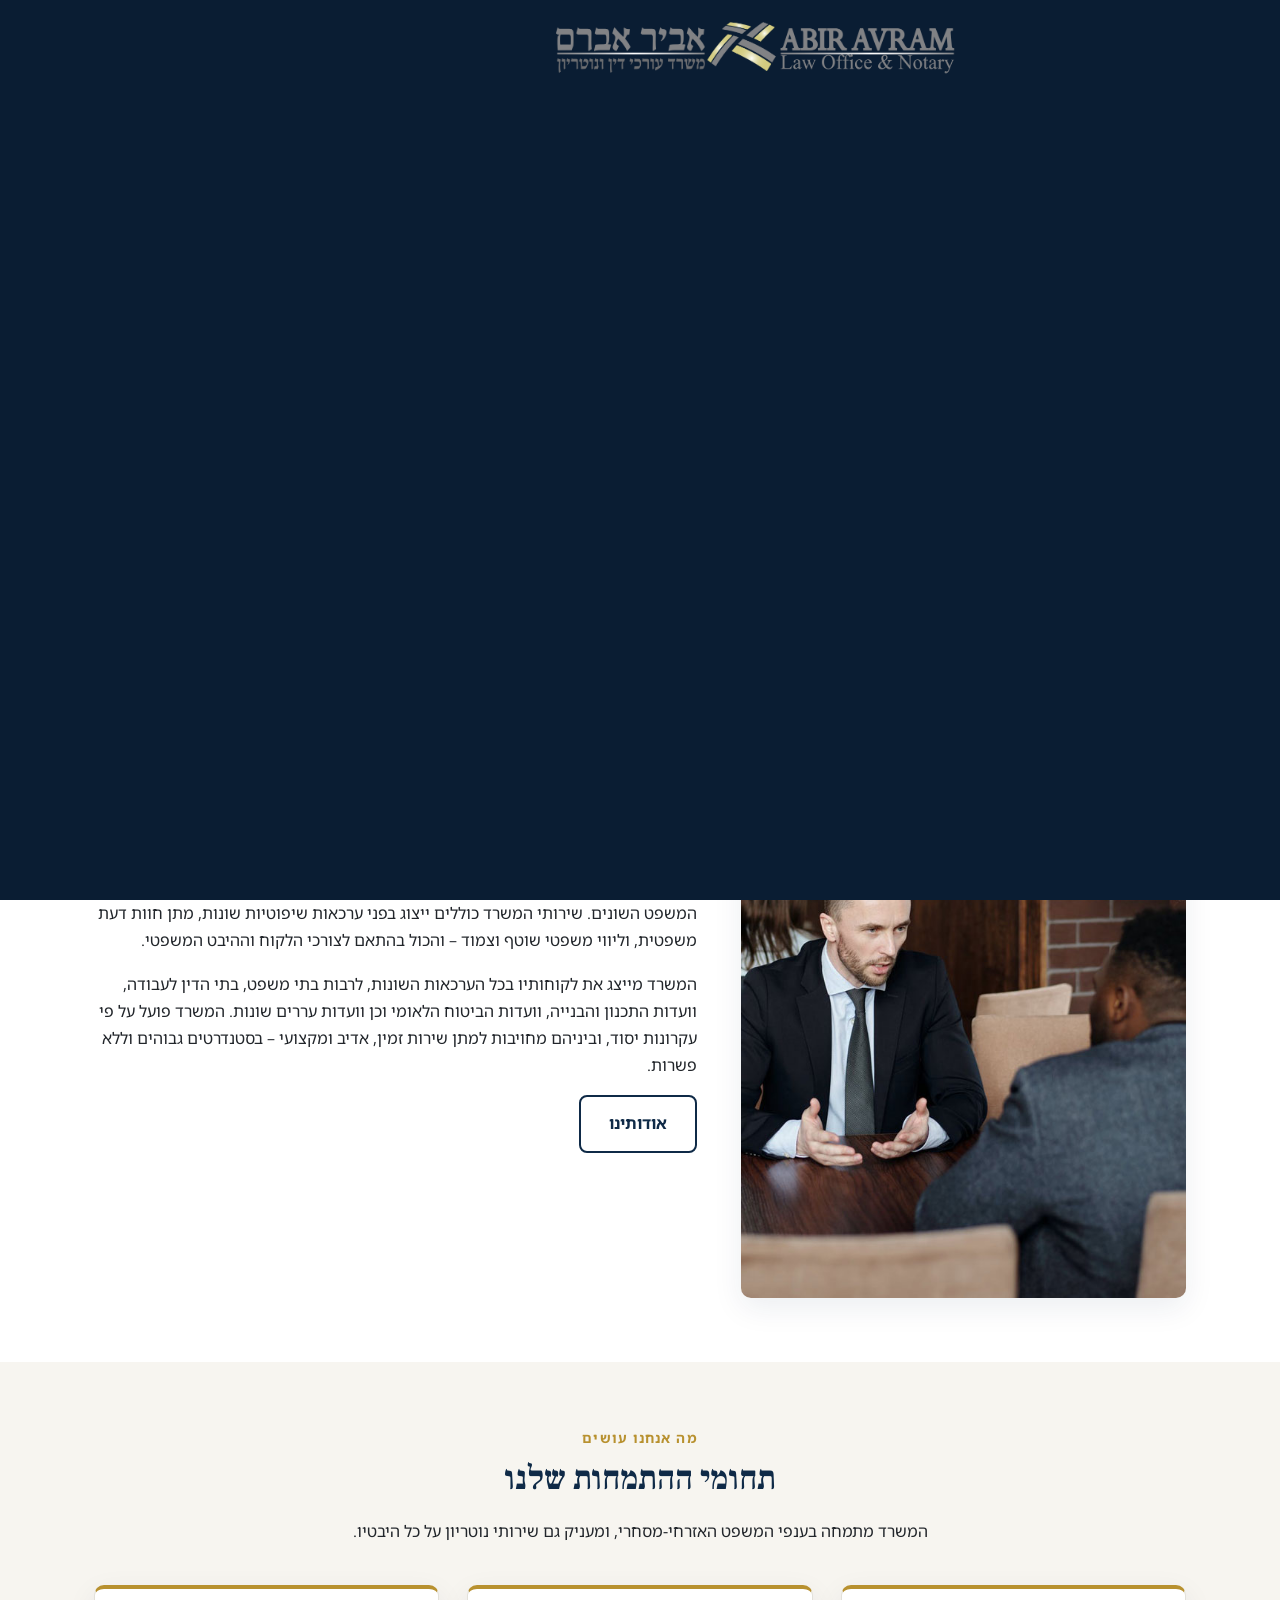
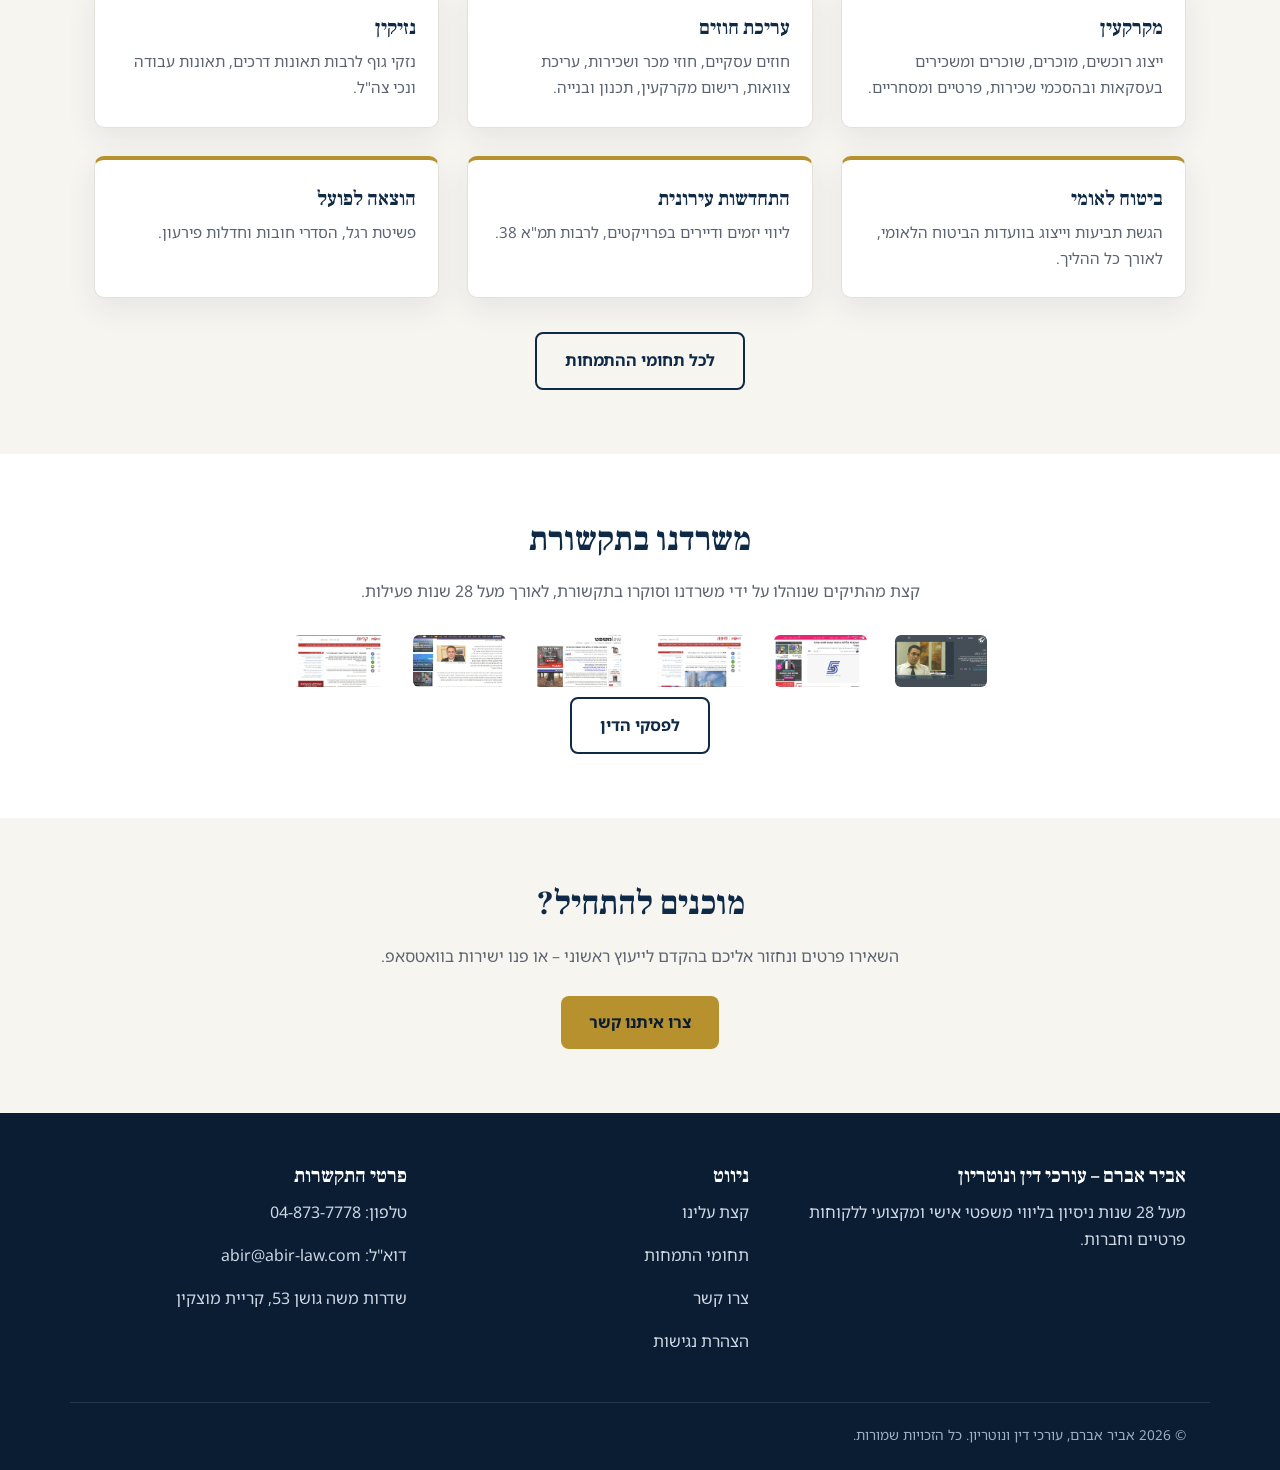
<file: index.html>
<!doctype html>
<html lang="he" dir="rtl">
<head>
<meta charset="UTF-8">
<meta name="viewport" content="width=device-width, initial-scale=1">
<title>אביר אברם – משרד עורכי דין ונוטריון | קריית מוצקין</title>
<meta name="description" content="משרד עורכי דין ונוטריון אביר אברם, קריית מוצקין. ליווי משפטי במקרקעין, נזיקין, חוזים, ביטוח לאומי, הוצאה לפועל, התחדשות עירונית ועוד, מעל 28 שנות ניסיון.">
<link rel="icon" href="assets/images/logo.png">
<link rel="preconnect" href="https://fonts.googleapis.com">
<link href="https://fonts.googleapis.com/css2?family=Frank+Ruhl+Libre:wght@500;700&family=Noto+Sans+Hebrew:wght@400;600;700&display=swap" rel="stylesheet">
<link rel="stylesheet" href="assets/css/style.css">
</head>
<body>
<div id="preloader"><div class="ring"><img src="assets/images/logo.png" alt=""></div></div>
<a class="skip-link" href="#main">דלג לתוכן המרכזי</a>

<header class="site-header">
  <div class="inner">
    <a class="brand" href="index.html">
      <img src="assets/images/logo.png" alt="אביר אברם – משרד עורכי דין ונוטריון">
      
    </a>
    <button class="nav-toggle" aria-expanded="false" aria-controls="main-nav">☰ תפריט</button>
    <nav class="main-nav" id="main-nav" aria-label="ניווט ראשי">
      <a href="index.html" aria-current="page">בית</a>
      <a href="about.html">קצת עלינו</a>
      <a href="practice-areas.html">תחומי התמחות</a>
      <a href="cases.html">פסקי דין</a>
      <a href="contact.html">צרו קשר</a>
      <a href="accessibility.html">הצהרת נגישות</a>
      <div class="lang-switch">
        <a href="index.html" aria-current="true">HE</a>
        <a href="en/index.html">EN</a>
      </div>
    </nav>
  </div>
</header>

<main id="main">
  <section class="hero has-image" style="background-image:url('assets/images/home-hero.jpg')">
    <div class="container">
      <h1>אביר אברם</h1>
      <p class="subtitle">משרד עורכי דין ונוטריון</p>
      <p class="lead">מעל 28 שנות ניסיון בייצוג לקוחות פרטיים וחברות בכל הערכאות – בליווי מקצועי, זמין ואישי, בהתאם לצורכי הלקוח.</p>
      <a class="btn" href="contact.html">השאירו פרטים לייעוץ חינם</a>
    </div>
  </section>

  <section>
    <div class="container about-split">
      <img src="assets/images/about-hero.jpg" alt="משרד עורכי דין אביר אברם">
      <div>
        <span class="section-head kicker" style="display:block;text-align:start">קצת עלינו</span>
        <h2>אצלנו הלקוח הוא לפני הכול</h2>
        <p>משרד עורכי דין ונוטריון אביר אברם הוקם בשנת 2002, וצבר מעל 28 שנות ניסיון בתחומי המשפט השונים. שירותי המשרד כוללים ייצוג בפני ערכאות שיפוטיות שונות, מתן חוות דעת משפטית, וליווי משפטי שוטף וצמוד – והכול בהתאם לצורכי הלקוח וההיבט המשפטי.</p>
        <p>המשרד מייצג את לקוחותיו בכל הערכאות השונות, לרבות בתי משפט, בתי הדין לעבודה, וועדות התכנון והבנייה, וועדות הביטוח הלאומי וכן וועדות עררים שונות. המשרד פועל על פי עקרונות יסוד, וביניהם מחויבות למתן שירות זמין, אדיב ומקצועי – בסטנדרטים גבוהים וללא פשרות.</p>
        <a class="btn secondary" href="about.html">אודותינו</a>
      </div>
    </div>
  </section>

  <section class="section-alt">
    <div class="container">
      <div class="section-head">
        <span class="kicker">מה אנחנו עושים</span>
        <h2>תחומי ההתמחות שלנו</h2>
        <p>המשרד מתמחה בענפי המשפט האזרחי-מסחרי, ומעניק גם שירותי נוטריון על כל היבטיו.</p>
      </div>
      <div class="grid cols-3">
        <div class="practice-card"><h3>מקרקעין</h3><p>ייצוג רוכשים, מוכרים, שוכרים ומשכירים בעסקאות ובהסכמי שכירות, פרטיים ומסחריים.</p></div>
        <div class="practice-card"><h3>עריכת חוזים</h3><p>חוזים עסקיים, חוזי מכר ושכירות, עריכת צוואות, רישום מקרקעין, תכנון ובנייה.</p></div>
        <div class="practice-card"><h3>נזיקין</h3><p>נזקי גוף לרבות תאונות דרכים, תאונות עבודה ונכי צה"ל.</p></div>
        <div class="practice-card"><h3>ביטוח לאומי</h3><p>הגשת תביעות וייצוג בוועדות הביטוח הלאומי, לאורך כל ההליך.</p></div>
        <div class="practice-card"><h3>התחדשות עירונית</h3><p>ליווי יזמים ודיירים בפרויקטים, לרבות תמ"א 38.</p></div>
        <div class="practice-card"><h3>הוצאה לפועל</h3><p>פשיטת רגל, הסדרי חובות וחדלות פירעון.</p></div>
      </div>
      <div style="text-align:center;margin-top:34px">
        <a class="btn secondary" href="practice-areas.html">לכל תחומי ההתמחות</a>
      </div>
    </div>
  </section>

  <section>
    <div class="container" style="text-align:center">
      <h2>משרדנו בתקשורת</h2>
      <p class="lead" style="color:var(--text-muted);margin:0 auto 1.6em;max-width:600px">קצת מהתיקים שנוהלו על ידי משרדנו וסוקרו בתקשורת, לאורך מעל 28 שנות פעילות.</p>
      <div class="media-logos">
        <a href="https://www.mako.co.il/mako-vod-channel2-news/main-newscast-2009/January/VOD-1542f0c35de1f11006.htm" target="_blank" rel="noopener" aria-label="כתבה בערוץ 2 mako">
          <img src="assets/images/media/media-mako.jpg" alt="mako">
        </a>
        <a href="https://www.sport5.co.il/articles.aspx?FolderID=64&amp;docID=391416" target="_blank" rel="noopener" aria-label="כתבה ב-sport5">
          <img src="assets/images/media/media-sport5.jpg" alt="sport5">
        </a>
        <a href="https://haifa.mynet.co.il/real_estate/article/ryn8tluhk" target="_blank" rel="noopener" aria-label="כתבה ב-mynet חיפה">
          <img src="assets/images/media/media-mynet-haifa.jpg" alt="mynet חיפה">
        </a>
        <a href="https://www.ynet.co.il/articles/0,7340,L-4513376,00.html" target="_blank" rel="noopener" aria-label="כתבה ב-ynet">
          <img src="assets/images/media/media-ynet.jpg" alt="ynet">
        </a>
        <a href="https://e.walla.co.il/item/3338052" target="_blank" rel="noopener" aria-label="כתבה ב-walla">
          <img src="assets/images/media/media-walla.jpg" alt="walla">
        </a>
        <a href="https://krayot.mynet.co.il/local_news/article/m_222974" target="_blank" rel="noopener" aria-label="כתבה ב-mynet קריות">
          <img src="assets/images/media/media-mynet-krayot.jpg" alt="mynet קריות">
        </a>
      </div>
      <a class="btn secondary" href="cases.html">לפסקי הדין</a>
    </div>
  </section>

  <section class="section-alt">
    <div class="container" style="text-align:center">
      <h2>מוכנים להתחיל?</h2>
      <p class="lead" style="color:var(--text-muted);margin:0 auto 1.6em;max-width:600px">השאירו פרטים ונחזור אליכם בהקדם לייעוץ ראשוני – או פנו ישירות בוואטסאפ.</p>
      <a class="btn" href="contact.html">צרו איתנו קשר</a>
    </div>
  </section>
</main>

<footer class="site-footer">
  <div class="container footer-grid">
    <div>
      <h3>אביר אברם – עורכי דין ונוטריון</h3>
      <p>מעל 28 שנות ניסיון בליווי משפטי אישי ומקצועי ללקוחות פרטיים וחברות.</p>
    </div>
    <div>
      <h3>ניווט</h3>
      <p><a href="about.html">קצת עלינו</a></p>
      <p><a href="practice-areas.html">תחומי התמחות</a></p>
      <p><a href="contact.html">צרו קשר</a></p>
      <p><a href="accessibility.html">הצהרת נגישות</a></p>
    </div>
    <div>
      <h3>פרטי התקשרות</h3>
      <p>טלפון: <a href="tel:04-8737778">04-873-7778</a></p>
      <p>דוא"ל: <a href="mailto:abir@abir-law.com">abir@abir-law.com</a></p>
      <p>שדרות משה גושן 53, קריית מוצקין</p>
    </div>
  </div>
  <div class="container footer-bottom">
    <span>© <span id="year"></span> אביר אברם, עורכי דין ונוטריון. כל הזכויות שמורות.</span>
  </div>
</footer>

<script>document.getElementById('year').textContent = new Date().getFullYear();</script>
<script src="assets/js/main.js"></script>
</body>
</html>
</file>
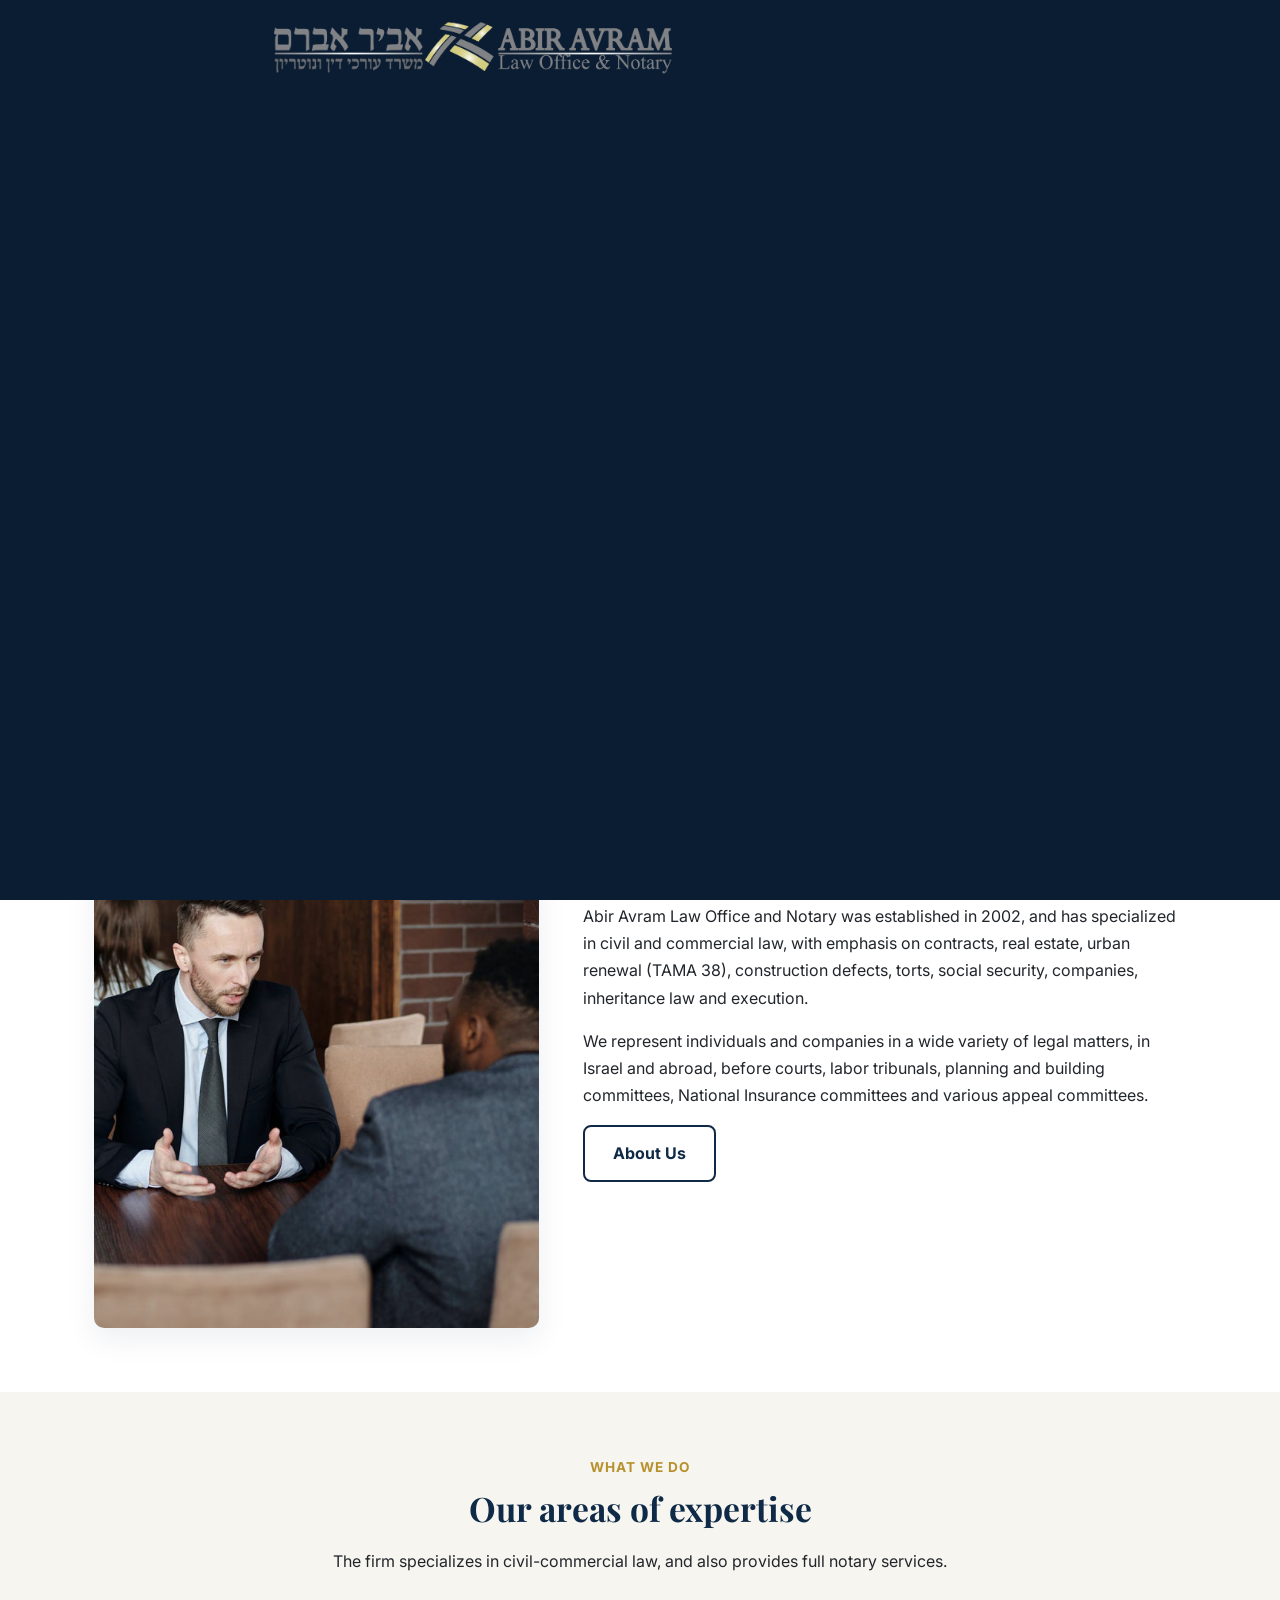
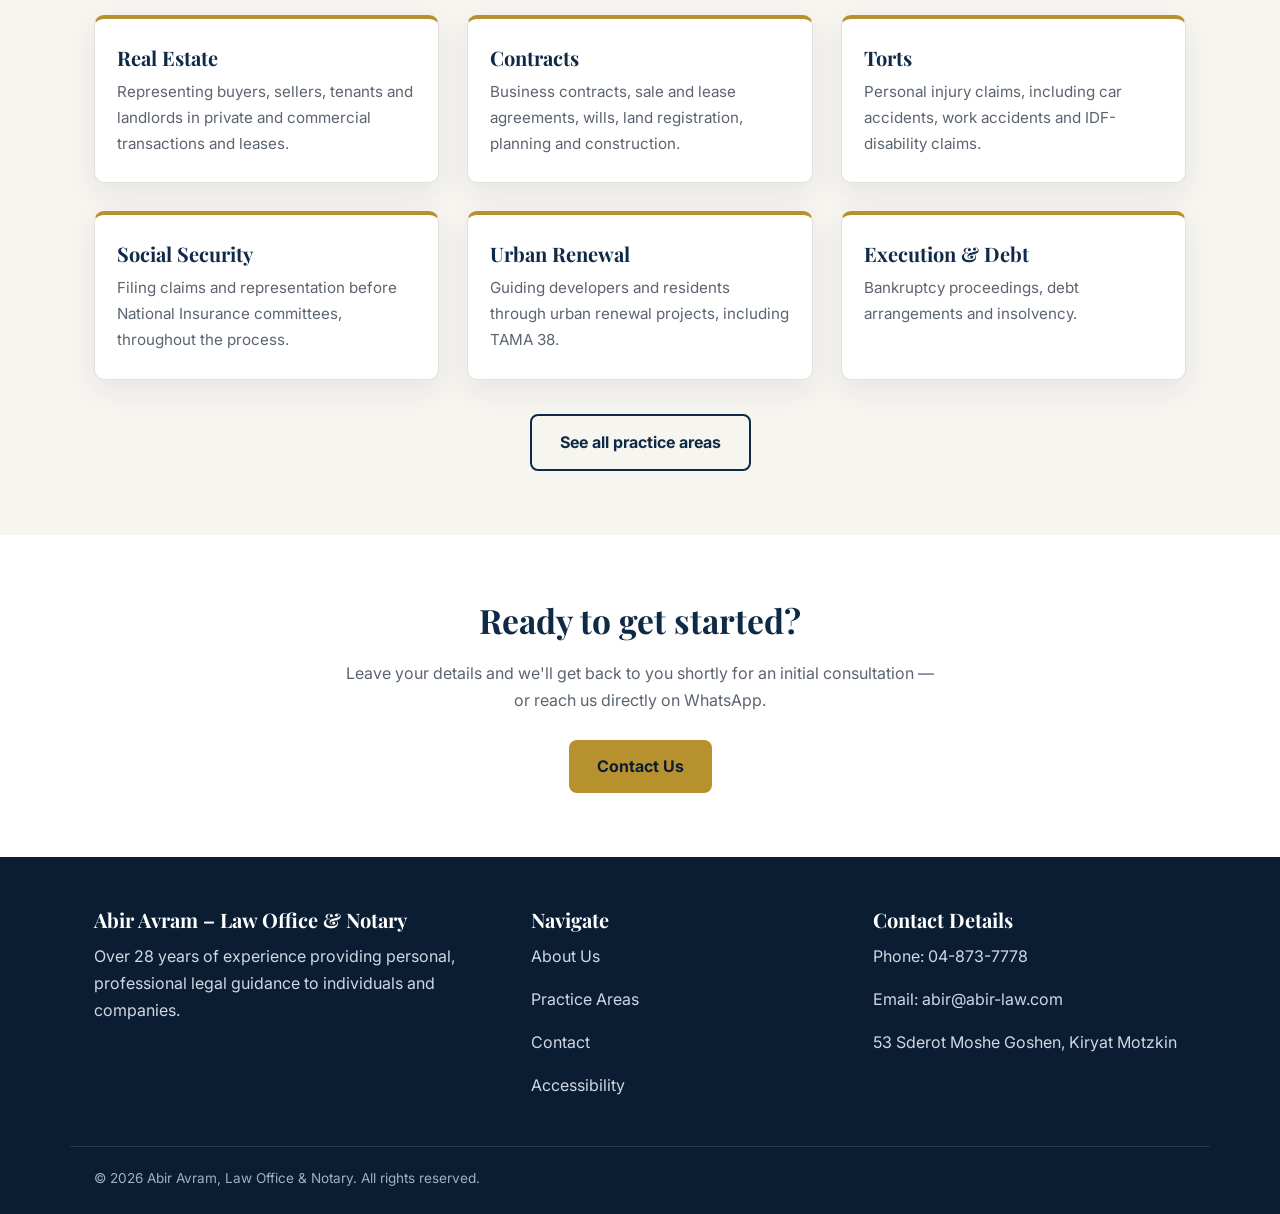
<file: en/index.html>
<!doctype html>
<html lang="en" dir="ltr">
<head>
<meta charset="UTF-8">
<meta name="viewport" content="width=device-width, initial-scale=1">
<title>Abir Avram – Law Office and Notary | Kiryat Motzkin, Israel</title>
<meta name="description" content="Abir Avram Law Office and Notary, Kiryat Motzkin. Real estate, torts, contracts, social security, execution, urban renewal and more, over 28 years of experience.">
<link rel="icon" href="../assets/images/logo.png">
<link rel="preconnect" href="https://fonts.googleapis.com">
<link href="https://fonts.googleapis.com/css2?family=Playfair+Display:wght@600;700&family=Inter:wght@400;600;700&display=swap" rel="stylesheet">
<link rel="stylesheet" href="../assets/css/style.css">
</head>
<body class="lang-en">
<div id="preloader"><div class="ring"><img src="../assets/images/logo.png" alt=""></div></div>
<a class="skip-link" href="#main">Skip to main content</a>

<header class="site-header">
  <div class="inner">
    <a class="brand" href="index.html">
      <img src="../assets/images/logo.png" alt="Abir Avram – Law Office and Notary">
      
    </a>
    <button class="nav-toggle" aria-expanded="false" aria-controls="main-nav">☰ Menu</button>
    <nav class="main-nav" id="main-nav" aria-label="Main navigation">
      <a href="index.html" aria-current="page">Home</a>
      <a href="about.html">About Us</a>
      <a href="practice-areas.html">Practice Areas</a>
      <a href="contact.html">Contact</a>
      <a href="accessibility.html">Accessibility</a>
      <div class="lang-switch">
        <a href="../index.html">HE</a>
        <a href="index.html" aria-current="true">EN</a>
      </div>
    </nav>
  </div>
</header>

<main id="main">
  <section class="hero has-image" style="background-image:url('../assets/images/home-hero.jpg')">
    <div class="container">
      <h1>Abir Avram</h1>
      <p class="subtitle">Law Office and Notary</p>
      <p class="lead">Over 28 years of experience representing individuals and companies before every court, with available, professional and personal guidance tailored to each client's needs.</p>
      <a class="btn" href="contact.html">Request a free initial consultation</a>
    </div>
  </section>

  <section>
    <div class="container about-split">
      <img src="../assets/images/about-hero.jpg" alt="Abir Avram Law Office">
      <div>
        <span class="section-head kicker" style="display:block;text-align:start">About Us</span>
        <h2>Our clients come first</h2>
        <p>Abir Avram Law Office and Notary was established in 2002, and has specialized in civil and commercial law, with emphasis on contracts, real estate, urban renewal (TAMA 38), construction defects, torts, social security, companies, inheritance law and execution.</p>
        <p>We represent individuals and companies in a wide variety of legal matters, in Israel and abroad, before courts, labor tribunals, planning and building committees, National Insurance committees and various appeal committees.</p>
        <a class="btn secondary" href="about.html">About Us</a>
      </div>
    </div>
  </section>

  <section class="section-alt">
    <div class="container">
      <div class="section-head">
        <span class="kicker">What we do</span>
        <h2>Our areas of expertise</h2>
        <p>The firm specializes in civil-commercial law, and also provides full notary services.</p>
      </div>
      <div class="grid cols-3">
        <div class="practice-card"><h3>Real Estate</h3><p>Representing buyers, sellers, tenants and landlords in private and commercial transactions and leases.</p></div>
        <div class="practice-card"><h3>Contracts</h3><p>Business contracts, sale and lease agreements, wills, land registration, planning and construction.</p></div>
        <div class="practice-card"><h3>Torts</h3><p>Personal injury claims, including car accidents, work accidents and IDF-disability claims.</p></div>
        <div class="practice-card"><h3>Social Security</h3><p>Filing claims and representation before National Insurance committees, throughout the process.</p></div>
        <div class="practice-card"><h3>Urban Renewal</h3><p>Guiding developers and residents through urban renewal projects, including TAMA 38.</p></div>
        <div class="practice-card"><h3>Execution &amp; Debt</h3><p>Bankruptcy proceedings, debt arrangements and insolvency.</p></div>
      </div>
      <div style="text-align:center;margin-top:34px">
        <a class="btn secondary" href="practice-areas.html">See all practice areas</a>
      </div>
    </div>
  </section>

  <section>
    <div class="container" style="text-align:center">
      <h2>Ready to get started?</h2>
      <p class="lead" style="color:var(--text-muted);margin:0 auto 1.6em;max-width:600px">Leave your details and we'll get back to you shortly for an initial consultation — or reach us directly on WhatsApp.</p>
      <a class="btn" href="contact.html">Contact Us</a>
    </div>
  </section>
</main>

<footer class="site-footer">
  <div class="container footer-grid">
    <div>
      <h3>Abir Avram – Law Office &amp; Notary</h3>
      <p>Over 28 years of experience providing personal, professional legal guidance to individuals and companies.</p>
    </div>
    <div>
      <h3>Navigate</h3>
      <p><a href="about.html">About Us</a></p>
      <p><a href="practice-areas.html">Practice Areas</a></p>
      <p><a href="contact.html">Contact</a></p>
      <p><a href="accessibility.html">Accessibility</a></p>
    </div>
    <div>
      <h3>Contact Details</h3>
      <p>Phone: <a href="tel:04-8737778">04-873-7778</a></p>
      <p>Email: <a href="mailto:abir@abir-law.com">abir@abir-law.com</a></p>
      <p>53 Sderot Moshe Goshen, Kiryat Motzkin</p>
    </div>
  </div>
  <div class="container footer-bottom">
    <span>© <span id="year"></span> Abir Avram, Law Office &amp; Notary. All rights reserved.</span>
  </div>
</footer>

<script>document.getElementById('year').textContent = new Date().getFullYear();</script>
<script src="../assets/js/main.js"></script>
</body>
</html>
</file>
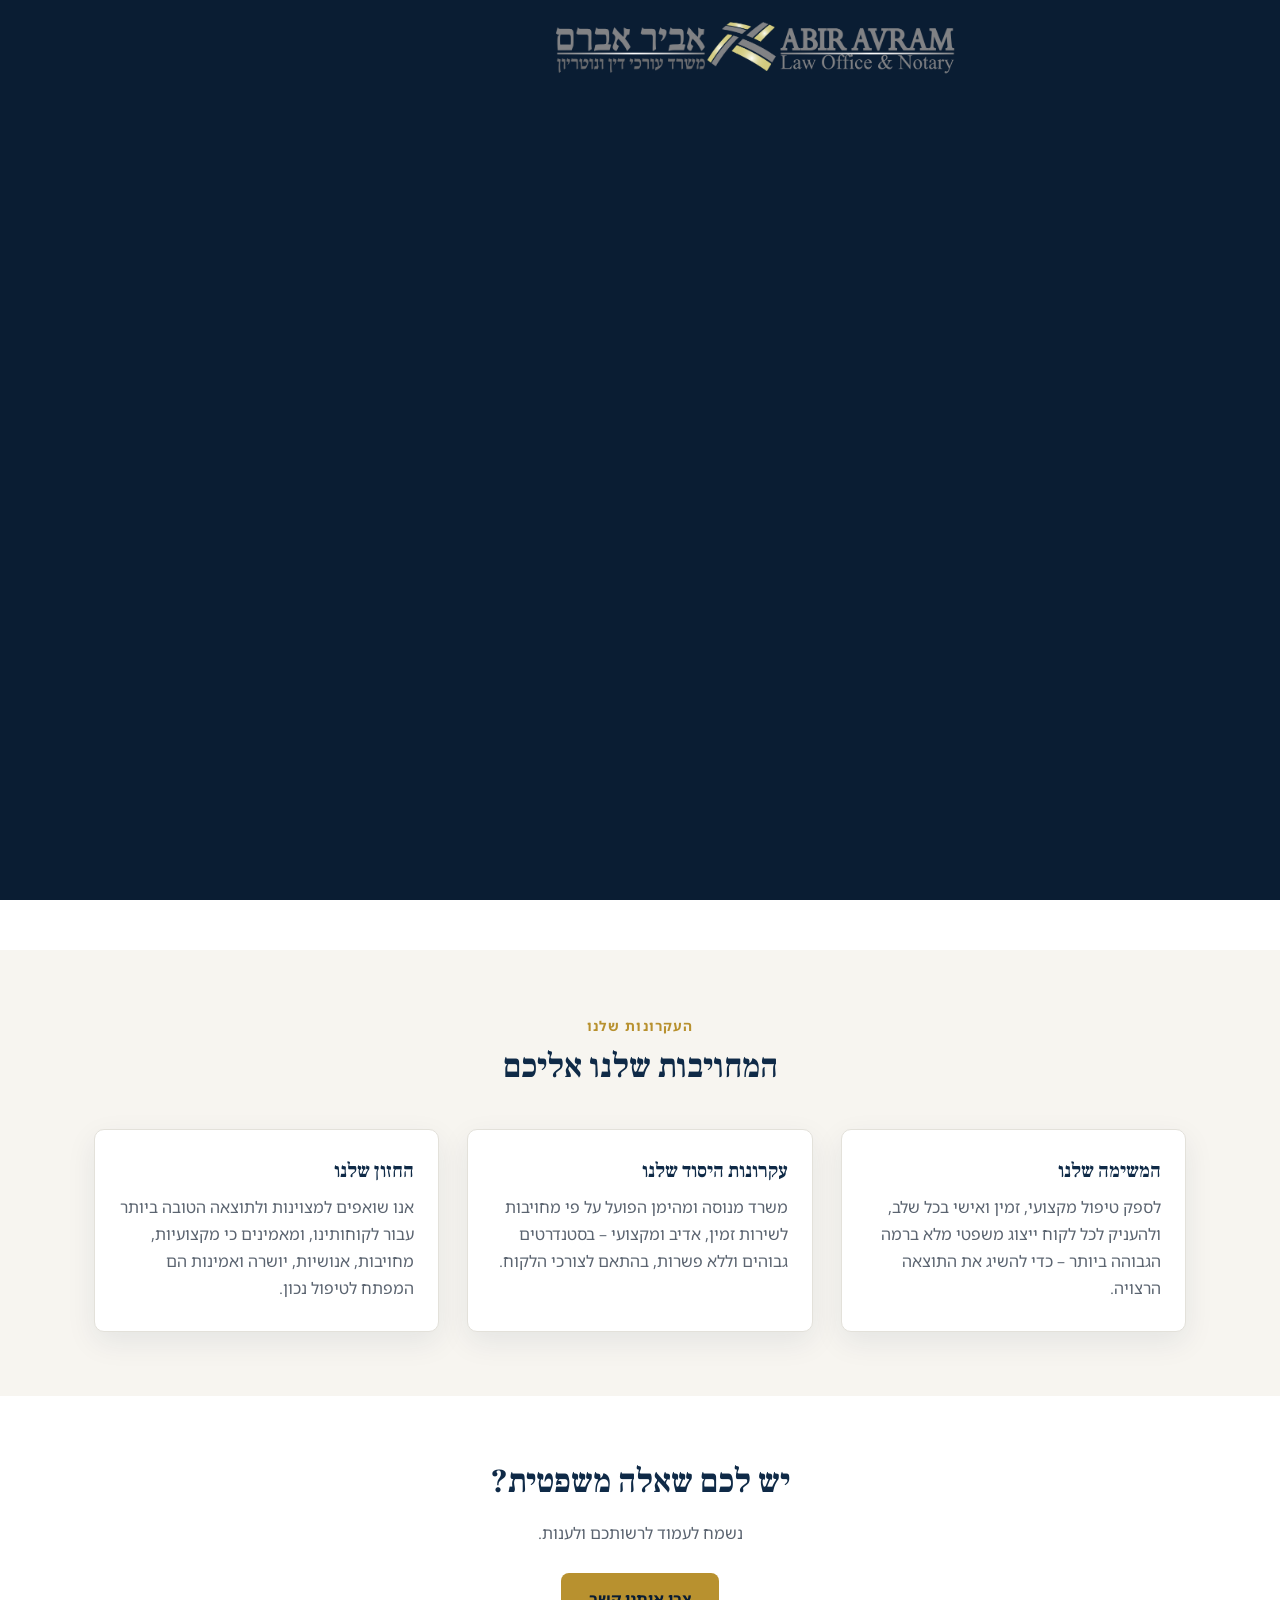
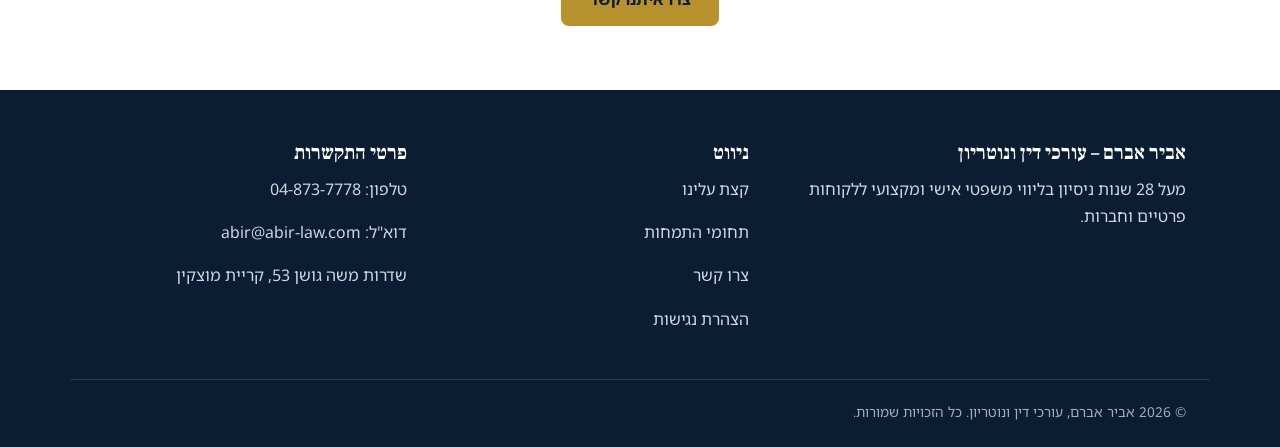
<file: about.html>
<!doctype html>
<html lang="he" dir="rtl">
<head>
<meta charset="UTF-8">
<meta name="viewport" content="width=device-width, initial-scale=1">
<title>קצת עלינו – עו"ד אביר אברם | משרד עורכי דין ונוטריון</title>
<meta name="description" content="עו&quot;ד אביר אברם, עורך דין ונוטריון מאז 2009, בעל מעל 28 שנות ניסיון במקרקעין, ייצוג בבתי משפט ובטריבונלים נוספים.">
<link rel="icon" href="assets/images/logo.png">
<link rel="preconnect" href="https://fonts.googleapis.com">
<link href="https://fonts.googleapis.com/css2?family=Frank+Ruhl+Libre:wght@500;700&family=Noto+Sans+Hebrew:wght@400;600;700&display=swap" rel="stylesheet">
<link rel="stylesheet" href="assets/css/style.css">
</head>
<body>
<div id="preloader"><div class="ring"><img src="assets/images/logo.png" alt=""></div></div>
<a class="skip-link" href="#main">דלג לתוכן המרכזי</a>

<header class="site-header">
  <div class="inner">
    <a class="brand" href="index.html">
      <img src="assets/images/logo.png" alt="אביר אברם – משרד עורכי דין ונוטריון">
      
    </a>
    <button class="nav-toggle" aria-expanded="false" aria-controls="main-nav">☰ תפריט</button>
    <nav class="main-nav" id="main-nav" aria-label="ניווט ראשי">
      <a href="index.html">בית</a>
      <a href="about.html" aria-current="page">קצת עלינו</a>
      <a href="practice-areas.html">תחומי התמחות</a>
      <a href="cases.html">פסקי דין</a>
      <a href="contact.html">צרו קשר</a>
      <a href="accessibility.html">הצהרת נגישות</a>
      <div class="lang-switch">
        <a href="about.html" aria-current="true">HE</a>
        <a href="en/about.html">EN</a>
      </div>
    </nav>
  </div>
</header>

<main id="main">
  <section class="hero">
    <div class="container">
      <h1>קצת עלינו</h1>
      <p class="lead">עורך דין ונוטריון, מנוסה ומהימן, הפועל על פי עקרונות יסוד ומחויבות מלאה ללקוח.</p>
    </div>
  </section>

  <section>
    <div class="container lawyer-card">
      <img src="assets/images/abir-avram.jpg" alt="עו&quot;ד אביר אברם">
      <div>
        <h2>עו"ד אביר אברם</h2>
        <p>עו"ד ונוטריון, נשוי ואב ל-3 בנות. בוגר בית הספר הריאלי העברי בחיפה (1990). בשנת 1997 סיים את לימודי התואר הראשון במשפטים (LL.B) בהצטיינות באוניברסיטת Anglia Polytechnic University, קיימברידג', בסניפה ב-Chelmsford (כיום Anglia Ruskin University).</p>
        <p>עו"ד אביר אברם התמחה בבית המשפט המחוזי ובבית משפט השלום בחיפה בין השנים 1997–1998, בין היתר אצל כב' השופטת ברכה בר-זיו וכב' השופטת סגנית הנשיא שולמית וסרקרוג. בשנת 1998 התקבל כחבר מן המניין בלשכת עורכי הדין בישראל. החל משנת 1999 עבד כשכיר במשרד עורכי דין, ובשנת 2002 ייסד את משרדו העצמאי ומאז עומד בראשו.</p>
        <p>עו"ד אברם הינו עתיר ניסיון בתחום המקרקעין – ייצוג חברות קבלניות, רוכשים ומוכרים בעסקאות מכר, ושוכרים ומשכירים בהסכמי שכירות פרטיים ומסחריים – וכן בייצוג בבתי המשפט על כל ערכאותיהם ובטריבונלים נוספים. החל משנת 2009 הוסמך עו"ד אביר אברם כנוטריון, והוא חבר בוועדת המחשוב בוועד מחוז חיפה של לשכת עורכי הדין.</p>
        <a class="btn" href="contact.html">להתייעצות</a>
      </div>
    </div>
  </section>

  <section class="section-alt">
    <div class="container">
      <div class="section-head">
        <span class="kicker">העקרונות שלנו</span>
        <h2>המחויבות שלנו אליכם</h2>
      </div>
      <div class="grid cols-3">
        <div class="card">
          <h3>המשימה שלנו</h3>
          <p>לספק טיפול מקצועי, זמין ואישי בכל שלב, ולהעניק לכל לקוח ייצוג משפטי מלא ברמה הגבוהה ביותר – כדי להשיג את התוצאה הרצויה.</p>
        </div>
        <div class="card">
          <h3>עקרונות היסוד שלנו</h3>
          <p>משרד מנוסה ומהימן הפועל על פי מחויבות לשירות זמין, אדיב ומקצועי – בסטנדרטים גבוהים וללא פשרות, בהתאם לצורכי הלקוח.</p>
        </div>
        <div class="card">
          <h3>החזון שלנו</h3>
          <p>אנו שואפים למצוינות ולתוצאה הטובה ביותר עבור לקוחותינו, ומאמינים כי מקצועיות, מחויבות, אנושיות, יושרה ואמינות הם המפתח לטיפול נכון.</p>
        </div>
      </div>
    </div>
  </section>

  <section>
    <div class="container" style="text-align:center">
      <h2>יש לכם שאלה משפטית?</h2>
      <p class="lead" style="color:var(--text-muted);margin:0 auto 1.6em;max-width:600px">נשמח לעמוד לרשותכם ולענות.</p>
      <a class="btn" href="contact.html">צרו איתנו קשר</a>
    </div>
  </section>
</main>

<footer class="site-footer">
  <div class="container footer-grid">
    <div>
      <h3>אביר אברם – עורכי דין ונוטריון</h3>
      <p>מעל 28 שנות ניסיון בליווי משפטי אישי ומקצועי ללקוחות פרטיים וחברות.</p>
    </div>
    <div>
      <h3>ניווט</h3>
      <p><a href="about.html">קצת עלינו</a></p>
      <p><a href="practice-areas.html">תחומי התמחות</a></p>
      <p><a href="contact.html">צרו קשר</a></p>
      <p><a href="accessibility.html">הצהרת נגישות</a></p>
    </div>
    <div>
      <h3>פרטי התקשרות</h3>
      <p>טלפון: <a href="tel:04-8737778">04-873-7778</a></p>
      <p>דוא"ל: <a href="mailto:abir@abir-law.com">abir@abir-law.com</a></p>
      <p>שדרות משה גושן 53, קריית מוצקין</p>
    </div>
  </div>
  <div class="container footer-bottom">
    <span>© <span id="year"></span> אביר אברם, עורכי דין ונוטריון. כל הזכויות שמורות.</span>
  </div>
</footer>

<script>document.getElementById('year').textContent = new Date().getFullYear();</script>
<script src="assets/js/main.js"></script>
</body>
</html>
</file>
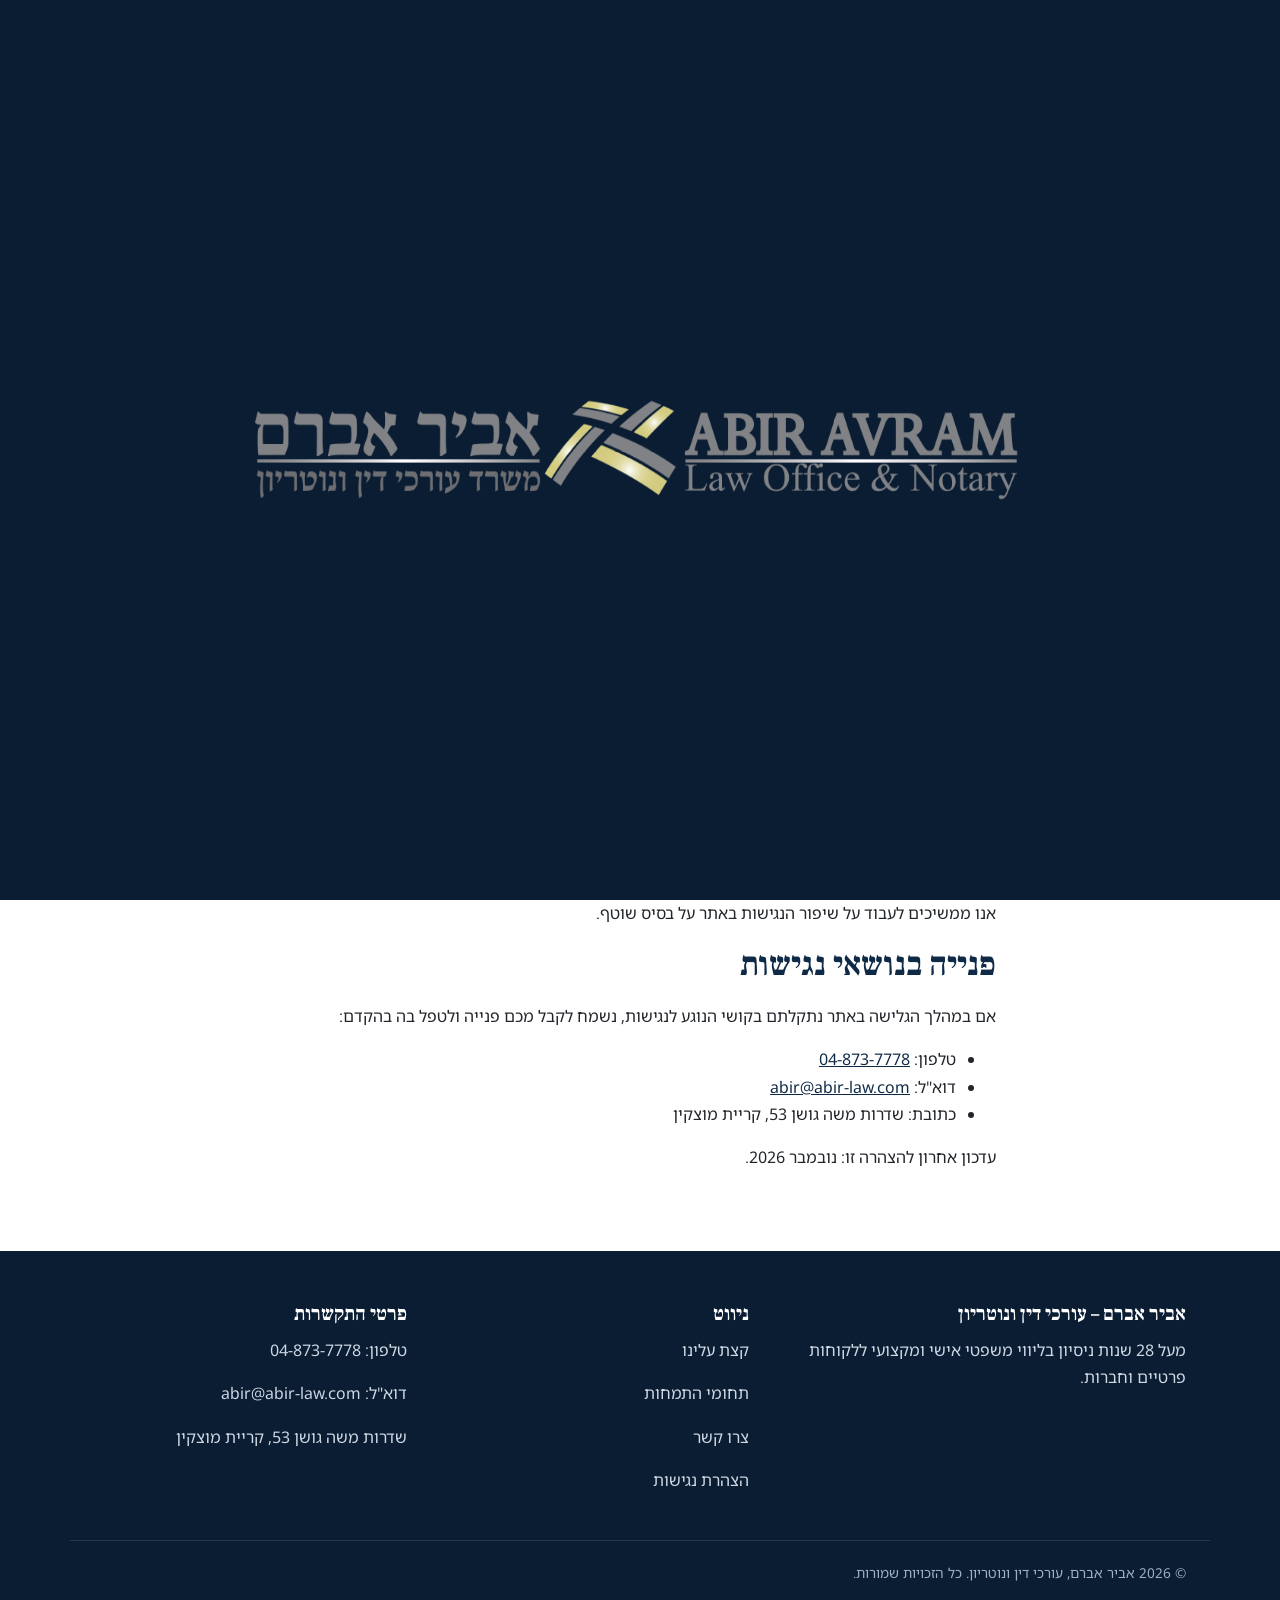
<file: accessibility.html>
<!doctype html>
<html lang="he" dir="rtl">
<head>
<meta charset="UTF-8">
<meta name="viewport" content="width=device-width, initial-scale=1">
<title>הצהרת נגישות – אביר אברם | משרד עורכי דין ונוטריון</title>
<meta name="description" content="הצהרת הנגישות של אתר אביר אברם, עורכי דין ונוטריון.">
<link rel="icon" href="assets/images/logo.png">
<link rel="preconnect" href="https://fonts.googleapis.com">
<link href="https://fonts.googleapis.com/css2?family=Frank+Ruhl+Libre:wght@500;700&family=Noto+Sans+Hebrew:wght@400;600;700&display=swap" rel="stylesheet">
<link rel="stylesheet" href="assets/css/style.css">
</head>
<body>
<div id="preloader"><div class="ring"><img src="assets/images/logo.png" alt=""></div></div>
<a class="skip-link" href="#main">דלג לתוכן המרכזי</a>

<header class="site-header">
  <div class="inner">
    <a class="brand" href="index.html">
      <img src="assets/images/logo.png" alt="אביר אברם – משרד עורכי דין ונוטריון">
      
    </a>
    <button class="nav-toggle" aria-expanded="false" aria-controls="main-nav">☰ תפריט</button>
    <nav class="main-nav" id="main-nav" aria-label="ניווט ראשי">
      <a href="index.html">בית</a>
      <a href="about.html">קצת עלינו</a>
      <a href="practice-areas.html">תחומי התמחות</a>
      <a href="cases.html">פסקי דין</a>
      <a href="contact.html">צרו קשר</a>
      <a href="accessibility.html" aria-current="page">הצהרת נגישות</a>
      <div class="lang-switch">
        <a href="accessibility.html" aria-current="true">HE</a>
        <a href="en/accessibility.html">EN</a>
      </div>
    </nav>
  </div>
</header>

<main id="main">
  <section class="hero">
    <div class="container">
      <h1>הצהרת נגישות</h1>
    </div>
  </section>

  <section>
    <div class="container" style="max-width:760px">
      <p>האינטרנט מהווה כיום את המאגר הגדול ביותר לחופש המידע עבור כלל המשתמשים, ומשתמשים בעלי מוגבלויות בפרט. בהתאם לחוק שוויון זכויות לאנשים עם מוגבלות, תשנ"ח-1998, ולתקנות שהותקנו מכוחו, אנו שמים חשיבות רבה במתן אפשרות שווה לאנשים עם מוגבלות לשימוש במידע המוצג באתר, מתוך מטרה לאפשר חוויית גלישה טובה יותר לכולם.</p>

      <p>אנו שואפים להבטיח כי השירותים הדיגיטליים שלנו יהיו נגישים לאנשים עם מוגבלויות, מתוך אמונה כי לכל אדם מגיעה הזכות לחיות בשוויון, כבוד, נוחות ועצמאות. לשם כך, אנו פועלים להתאים את האתר להמלצות התקן הישראלי לנגישות תכנים באינטרנט ולמסמך הבינלאומי WCAG 2.1 ברמה AA.</p>

      <h2>מה נעשה באתר זה</h2>
      <p>האתר נבנה מחדש בקוד נקי ופשוט, עם שימוש בעקרונות נגישות בסיסיים, ובהם:</p>
      <ul>
        <li>מבנה כותרות סמנטי וברור, המאפשר ניווט נכון בעזרת קוראי מסך.</li>
        <li>קישור "דילוג לתוכן המרכזי" בראש כל עמוד.</li>
        <li>אפשרות ניווט מלאה באמצעות המקלדת, עם סמן מיקוד (focus) ברור.</li>
        <li>טקסט חלופי (alt) לתמונות משמעותיות באתר.</li>
        <li>ניגודיות צבעים ועיצוב המותאמים לקריאות נוחה, ותצוגה מסתגלת (רספונסיבית) למגוון מכשירים וגדלי מסך.</li>
      </ul>
      <p>אנו ממשיכים לעבוד על שיפור הנגישות באתר על בסיס שוטף.</p>

      <h2>פנייה בנושאי נגישות</h2>
      <p>אם במהלך הגלישה באתר נתקלתם בקושי הנוגע לנגישות, נשמח לקבל מכם פנייה ולטפל בה בהקדם:</p>
      <ul>
        <li>טלפון: <a href="tel:04-8737778">04-873-7778</a></li>
        <li>דוא"ל: <a href="mailto:abir@abir-law.com">abir@abir-law.com</a></li>
        <li>כתובת: שדרות משה גושן 53, קריית מוצקין</li>
      </ul>
      <p>עדכון אחרון להצהרה זו: נובמבר 2026.</p>
    </div>
  </section>
</main>

<footer class="site-footer">
  <div class="container footer-grid">
    <div>
      <h3>אביר אברם – עורכי דין ונוטריון</h3>
      <p>מעל 28 שנות ניסיון בליווי משפטי אישי ומקצועי ללקוחות פרטיים וחברות.</p>
    </div>
    <div>
      <h3>ניווט</h3>
      <p><a href="about.html">קצת עלינו</a></p>
      <p><a href="practice-areas.html">תחומי התמחות</a></p>
      <p><a href="contact.html">צרו קשר</a></p>
      <p><a href="accessibility.html">הצהרת נגישות</a></p>
    </div>
    <div>
      <h3>פרטי התקשרות</h3>
      <p>טלפון: <a href="tel:04-8737778">04-873-7778</a></p>
      <p>דוא"ל: <a href="mailto:abir@abir-law.com">abir@abir-law.com</a></p>
      <p>שדרות משה גושן 53, קריית מוצקין</p>
    </div>
  </div>
  <div class="container footer-bottom">
    <span>© <span id="year"></span> אביר אברם, עורכי דין ונוטריון. כל הזכויות שמורות.</span>
  </div>
</footer>

<script>document.getElementById('year').textContent = new Date().getFullYear();</script>
<script src="assets/js/main.js"></script>
</body>
</html>
</file>
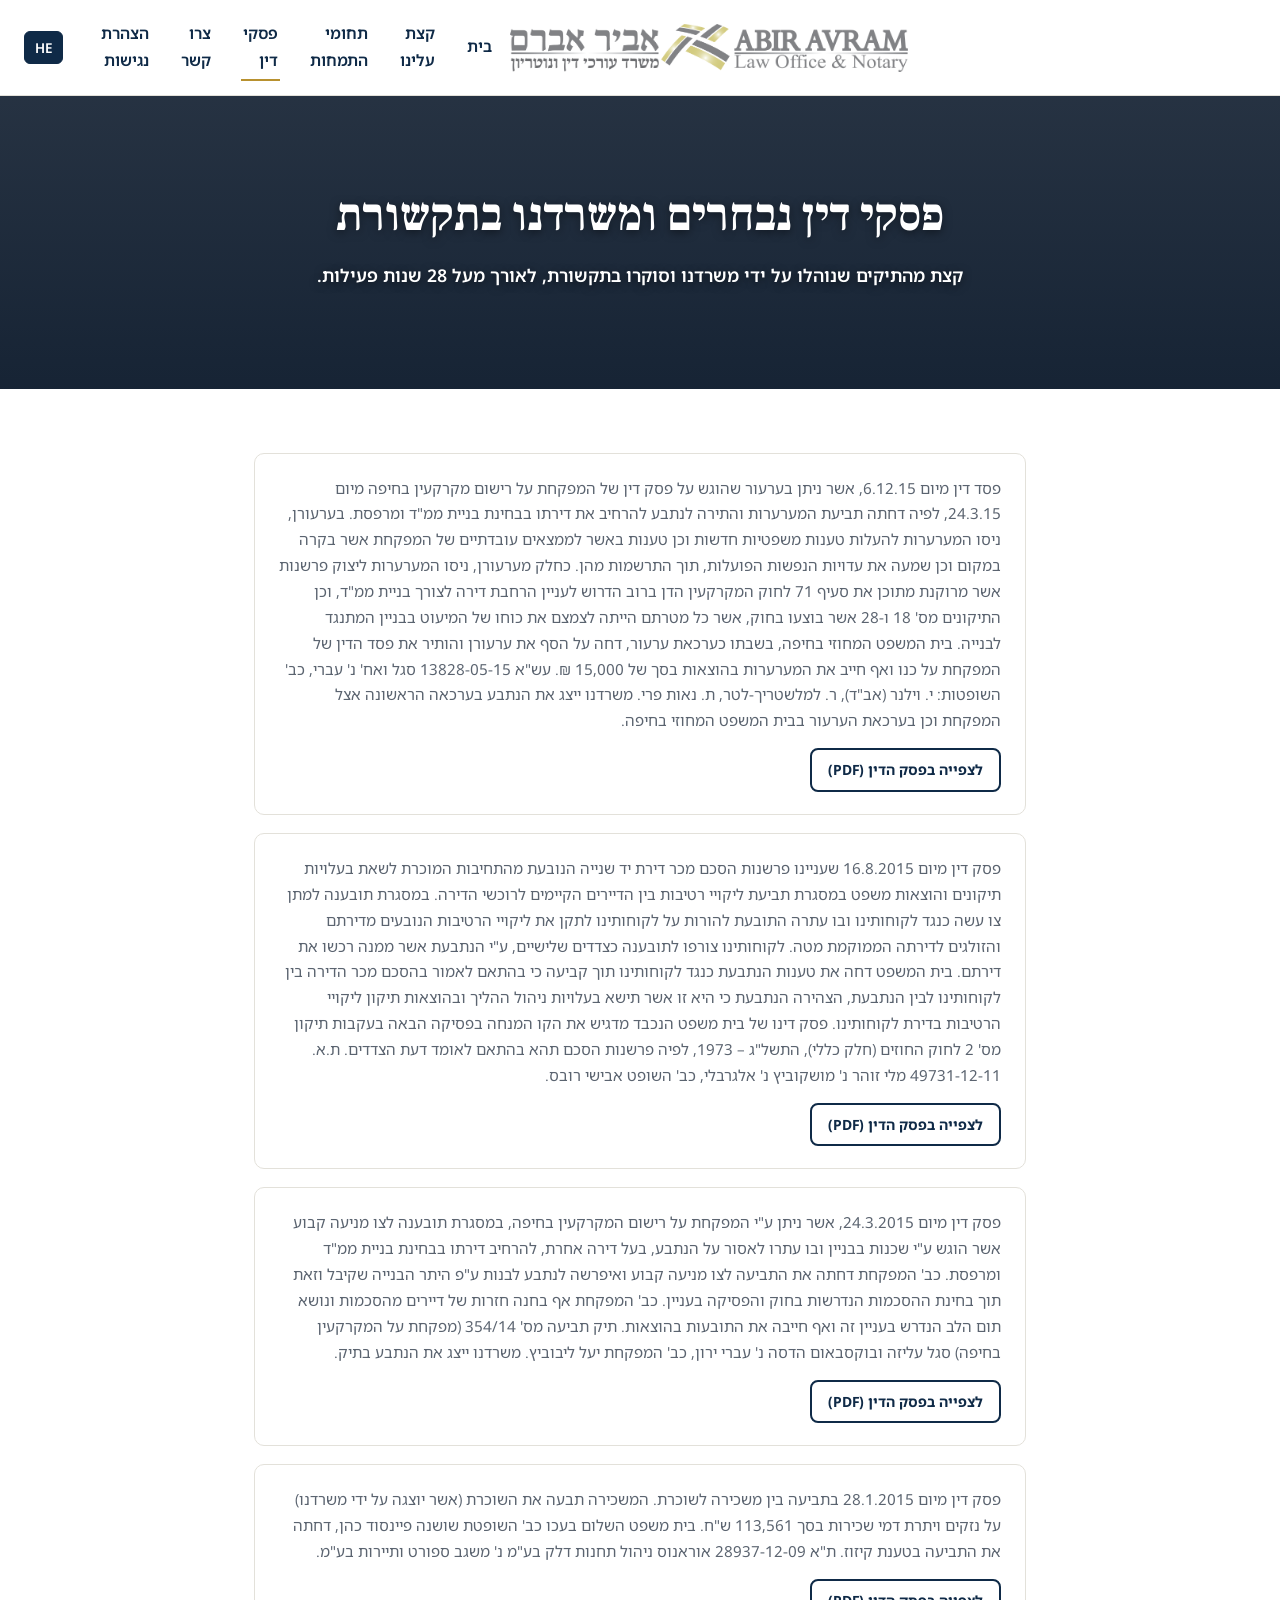
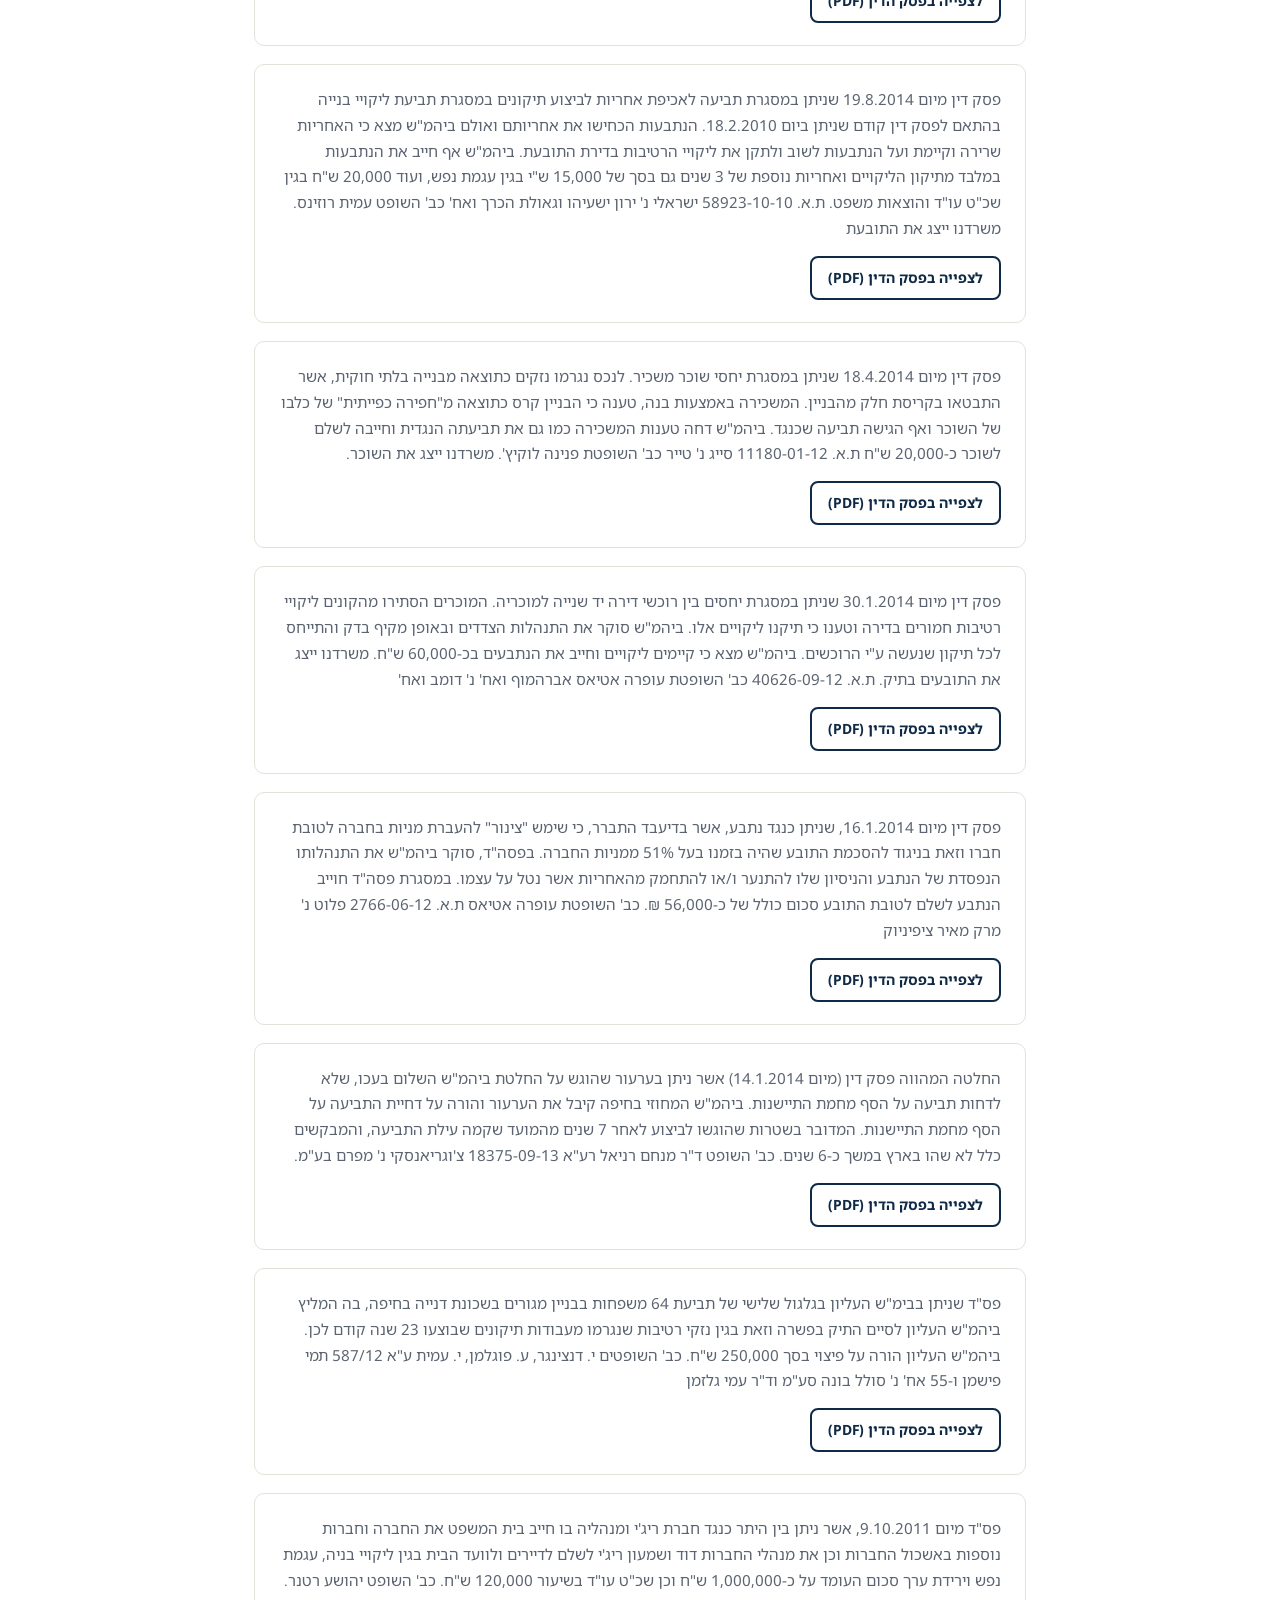
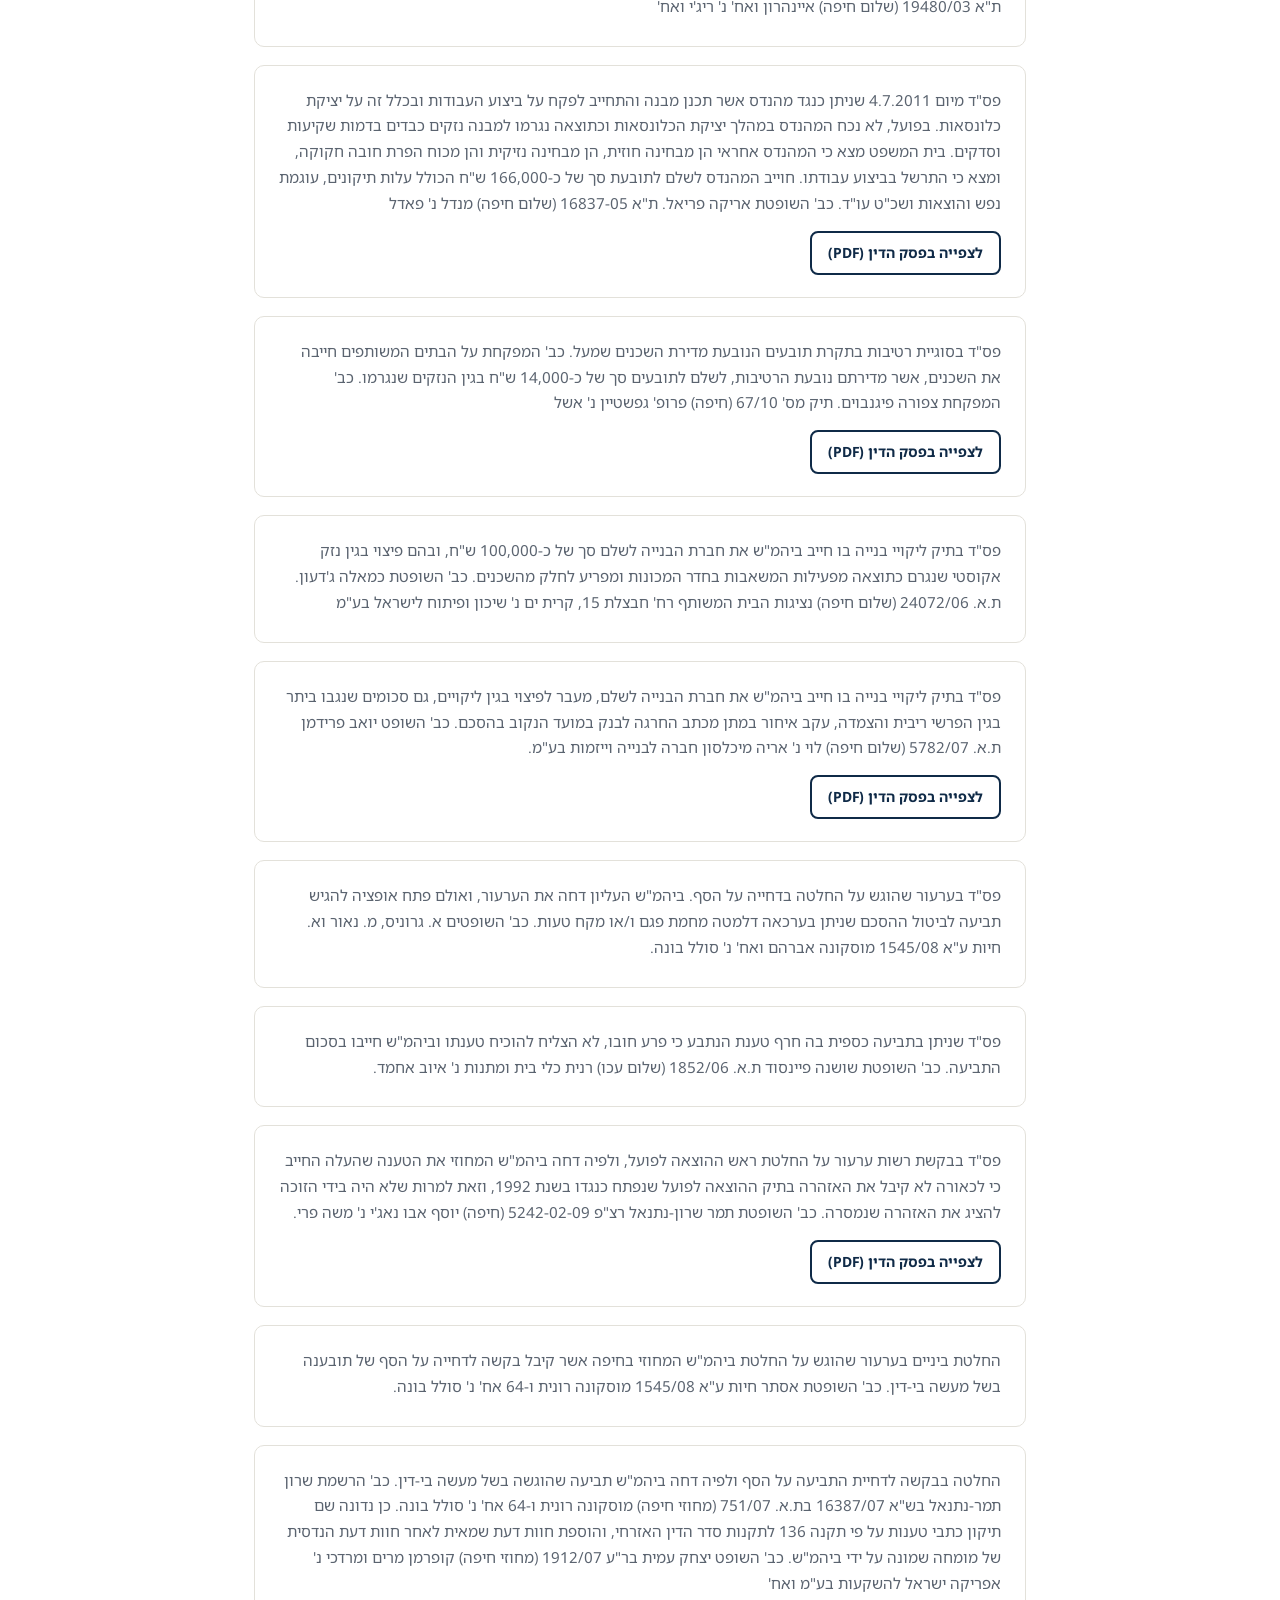
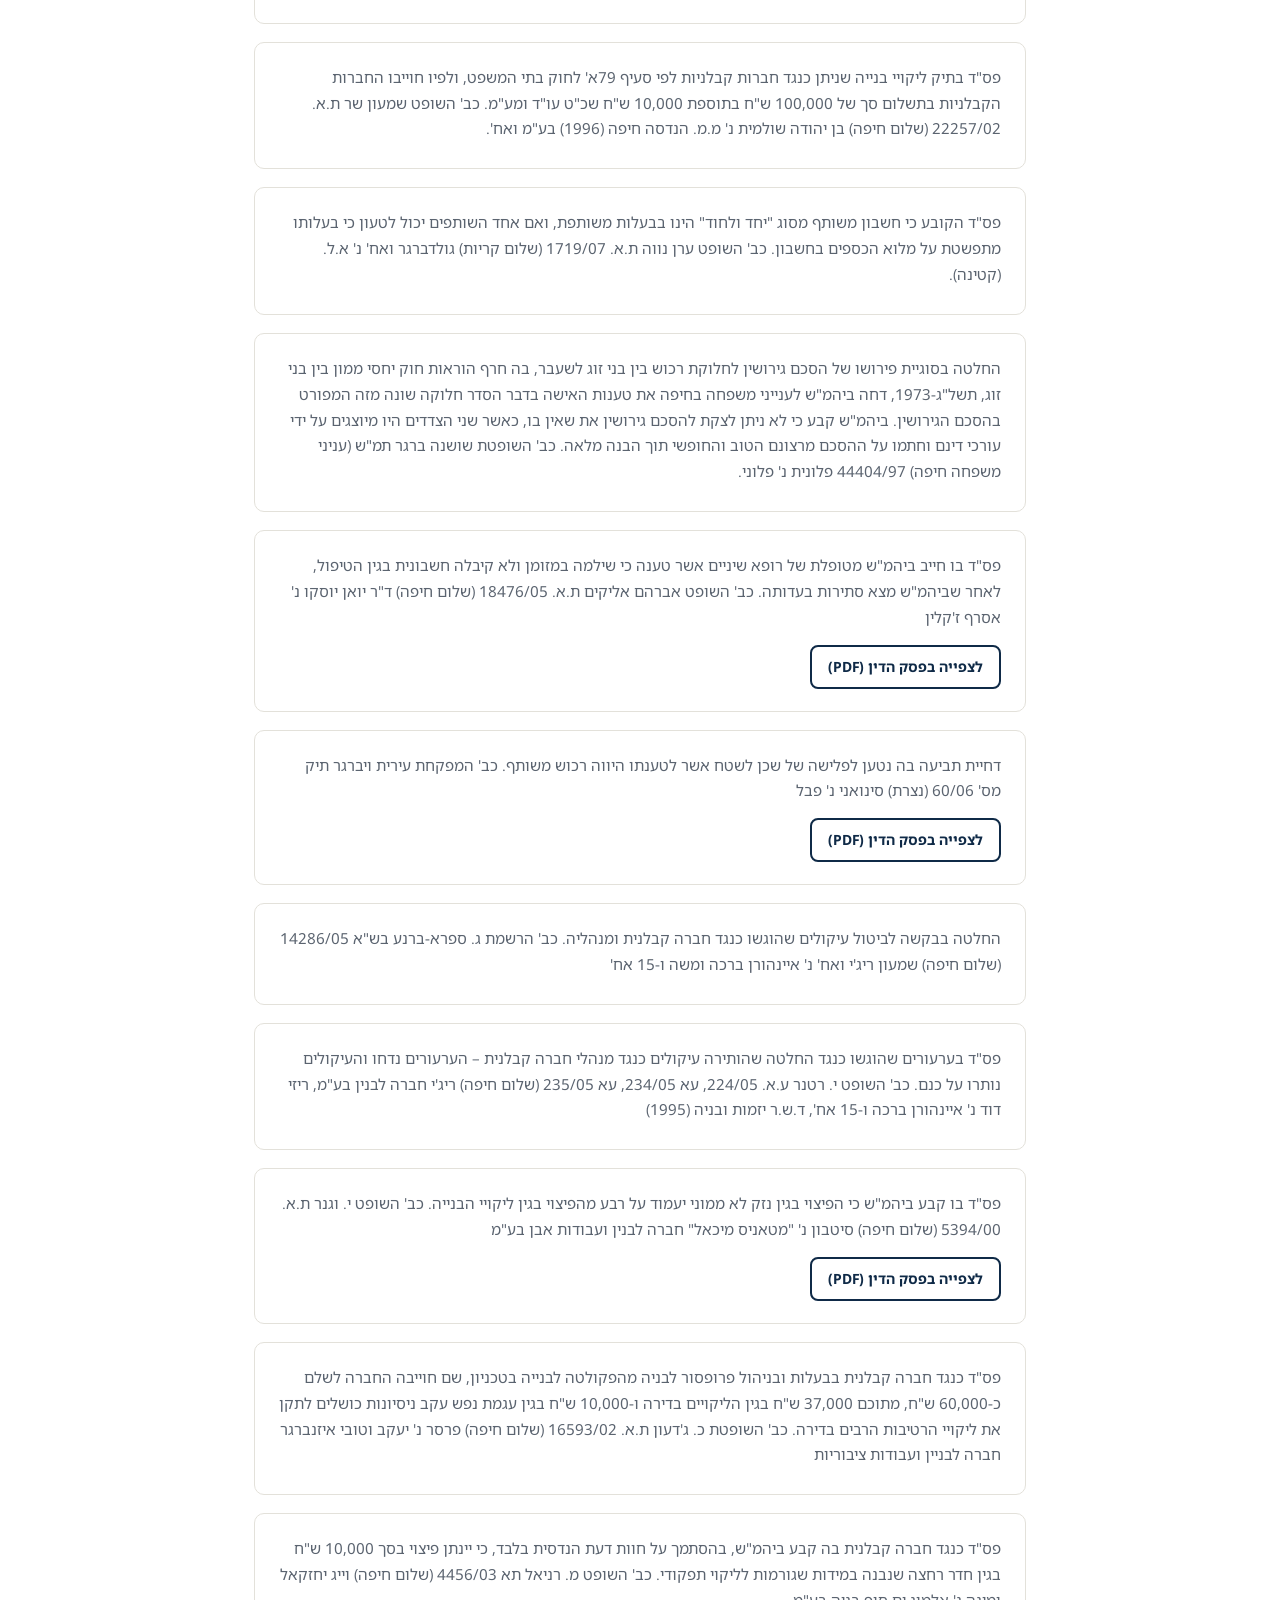
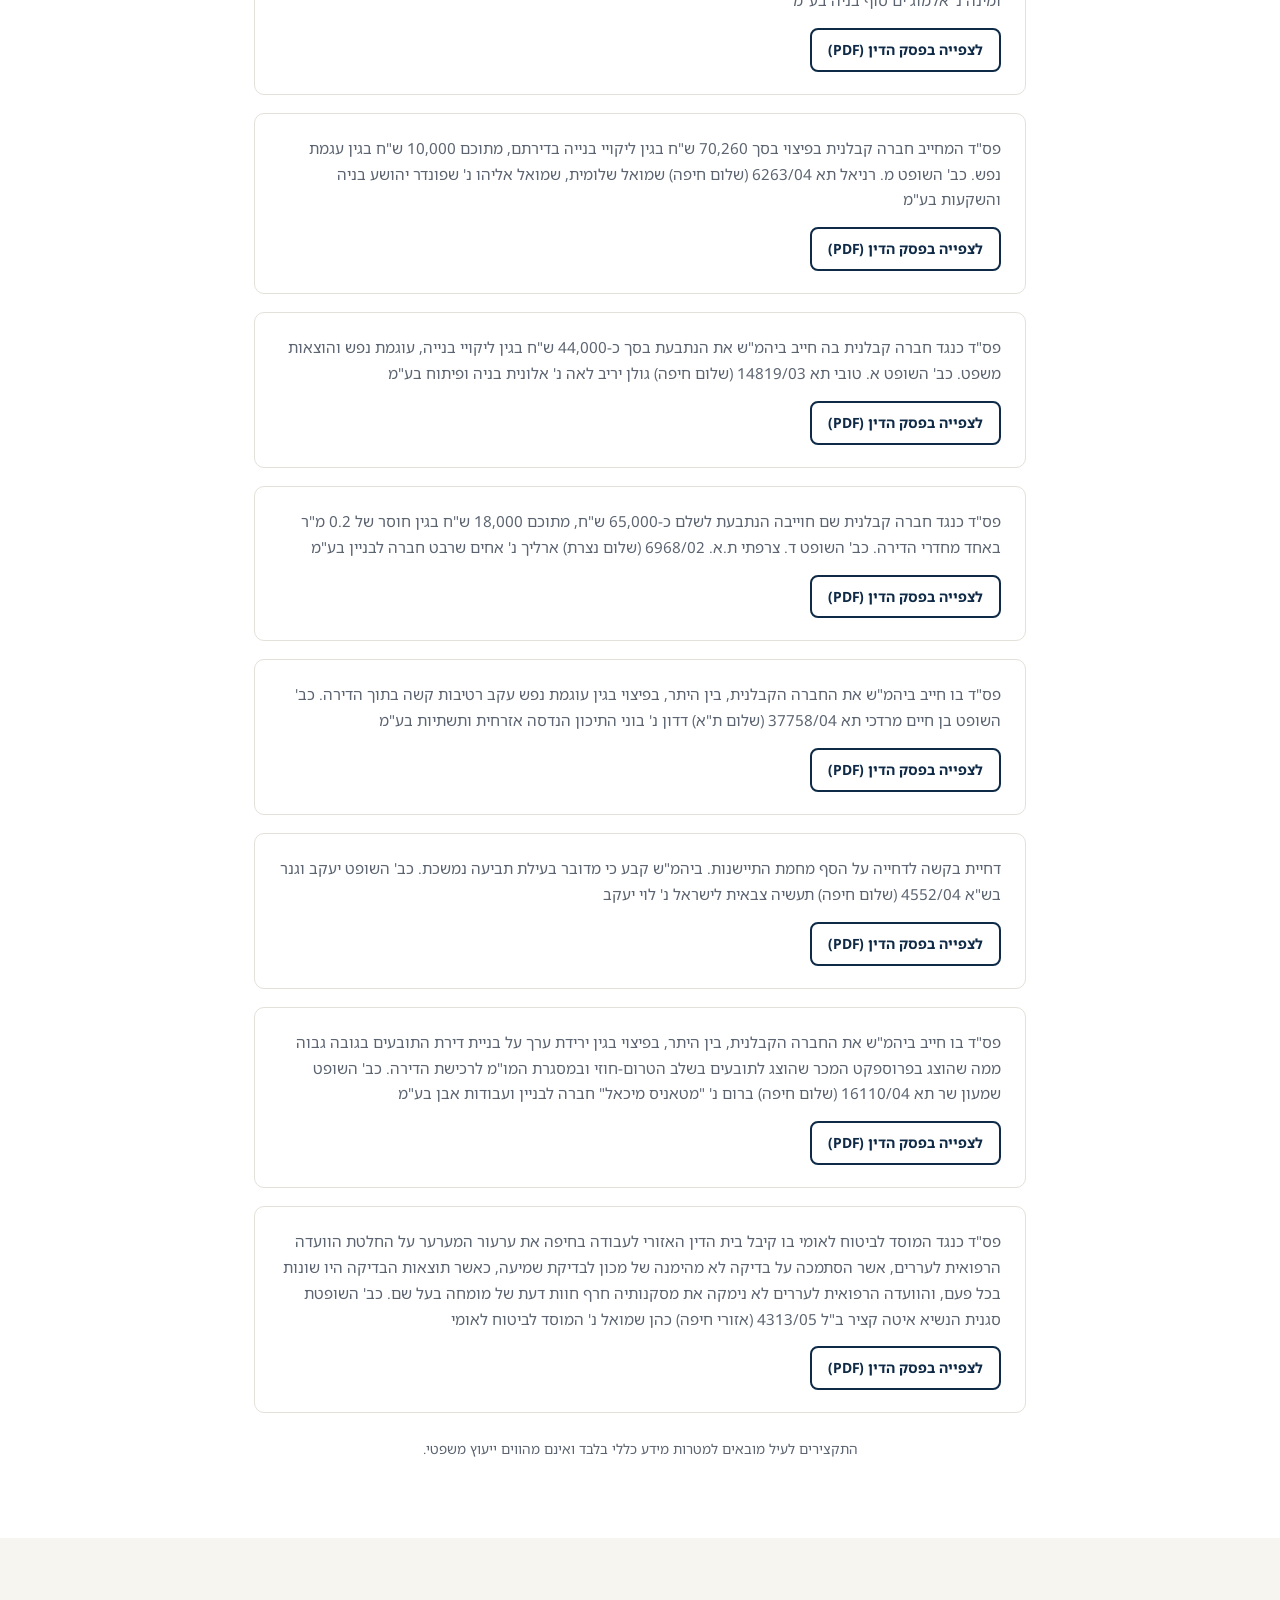
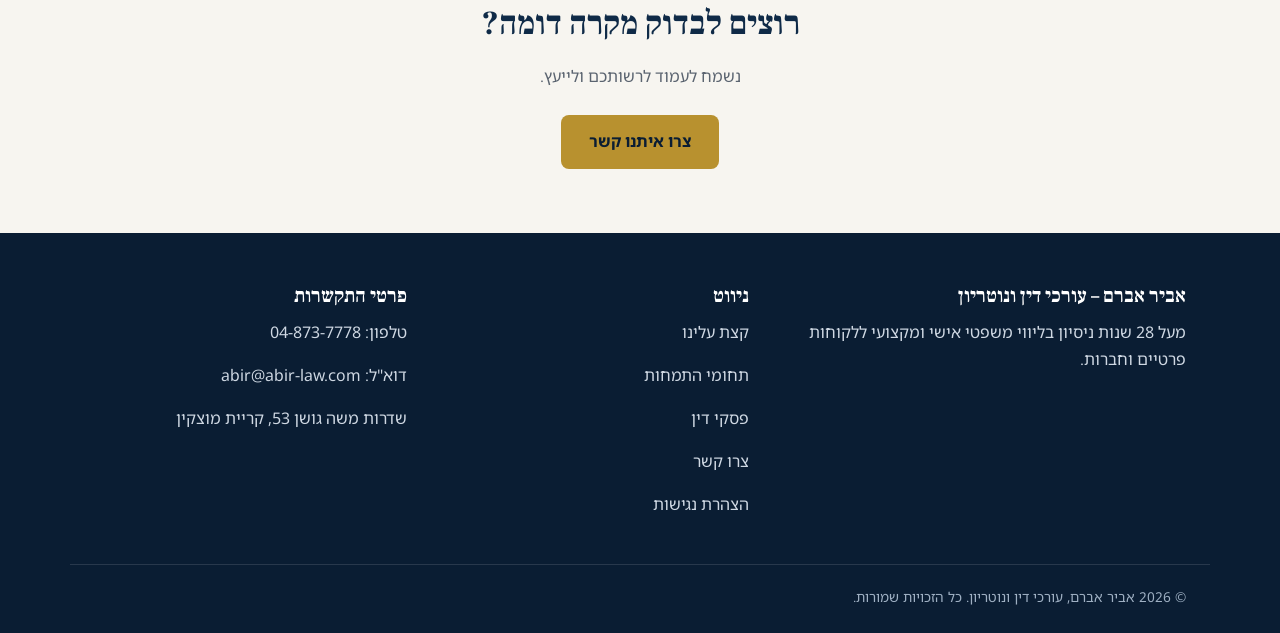
<file: cases.html>
<!doctype html>
<html lang="he" dir="rtl">
<head>
<meta charset="UTF-8">
<meta name="viewport" content="width=device-width, initial-scale=1">
<title>פסקי דין נבחרים ומשרדנו בתקשורת – אביר אברם | משרד עורכי דין ונוטריון</title>
<meta name="description" content="מבחר תיקים ופסקי דין שניהל משרד אביר אברם וסוקרו בתקשורת, לאורך מעל 28 שנות פעילות.">
<link rel="icon" href="assets/images/logo.png">
<link rel="preconnect" href="https://fonts.googleapis.com">
<link href="https://fonts.googleapis.com/css2?family=Frank+Ruhl+Libre:wght@500;700&family=Noto+Sans+Hebrew:wght@400;600;700&display=swap" rel="stylesheet">
<link rel="stylesheet" href="assets/css/style.css">
</head>
<body>
<div id="preloader"><div class="ring"><img src="assets/images/logo.png" alt=""></div></div>
<a class="skip-link" href="#main">דלג לתוכן המרכזי</a>

<header class="site-header">
  <div class="inner">
    <a class="brand" href="index.html">
      <img src="assets/images/logo.png" alt="אביר אברם – משרד עורכי דין ונוטריון">
      
    </a>
    <button class="nav-toggle" aria-expanded="false" aria-controls="main-nav">☰ תפריט</button>
    <nav class="main-nav" id="main-nav" aria-label="ניווט ראשי">
      <a href="index.html">בית</a>
      <a href="about.html">קצת עלינו</a>
      <a href="practice-areas.html">תחומי התמחות</a>
      <a href="cases.html" aria-current="page">פסקי דין</a>
      <a href="contact.html">צרו קשר</a>
      <a href="accessibility.html">הצהרת נגישות</a>
      <div class="lang-switch">
        <a href="cases.html" aria-current="true">HE</a>
      </div>
    </nav>
  </div>
</header>

<main id="main">
  <section class="hero">
    <div class="container">
      <h1>פסקי דין נבחרים ומשרדנו בתקשורת</h1>
      <p class="lead">קצת מהתיקים שנוהלו על ידי משרדנו וסוקרו בתקשורת, לאורך מעל 28 שנות פעילות.</p>
    </div>
  </section>

  <section>
    <div class="container" style="max-width:820px">
      <article class="case-item">
        <p>פסד דין מיום 6.12.15, אשר ניתן בערעור שהוגש על פסק דין של המפקחת על רישום מקרקעין בחיפה מיום 24.3.15, לפיה דחתה תביעת המערערות והתירה לנתבע להרחיב את דירתו בבחינת בניית ממ"ד ומרפסת. בערעורן, ניסו המערערות להעלות טענות משפטיות חדשות וכן טענות באשר לממצאים עובדתיים של המפקחת אשר בקרה במקום וכן שמעה את עדויות הנפשות הפועלות, תוך התרשמות מהן. כחלק מערעורן, ניסו המערערות ליצוק פרשנות אשר מרוקנת מתוכן את סעיף 71 לחוק המקרקעין הדן ברוב הדרוש לעניין הרחבת דירה לצורך בניית ממ"ד, וכן התיקונים מס' 18 ו-28 אשר בוצעו בחוק, אשר כל מטרתם הייתה לצמצם את כוחו של המיעוט בבניין המתנגד לבנייה. בית המשפט המחוזי בחיפה, בשבתו כערכאת ערעור, דחה על הסף את ערעורן והותיר את פסד הדין של המפקחת על כנו ואף חייב את המערערות בהוצאות בסך של 15,000 ₪. עש"א 13828-05-15 סגל ואח' נ' עברי, כב' השופטות: י. וילנר (אב"ד), ר. למלשטריך-לטר, ת. נאות פרי. משרדנו ייצג את הנתבע בערכאה הראשונה אצל המפקחת וכן בערכאת הערעור בבית המשפט המחוזי בחיפה.</p>
        <a class="btn secondary small" href="assets/case-pdfs/case-01.pdf" target="_blank" rel="noopener">לצפייה בפסק הדין (PDF)</a>
      </article>
      <article class="case-item">
        <p>פסק דין מיום 16.8.2015 שעניינו פרשנות הסכם מכר דירת יד שנייה הנובעת מהתחיבות המוכרת לשאת בעלויות תיקונים והוצאות משפט במסגרת תביעת ליקויי רטיבות בין הדיירים הקיימים לרוכשי הדירה. במסגרת תובענה למתן צו עשה כנגד לקוחותינו ובו עתרה התובעת להורות על לקוחותינו לתקן את ליקויי הרטיבות הנובעים מדירתם והזולגים לדירתה הממוקמת מטה. לקוחותינו צורפו לתובענה כצדדים שלישיים, ע"י הנתבעת אשר ממנה רכשו את דירתם. בית המשפט דחה את טענות הנתבעת כנגד לקוחותינו תוך קביעה כי בהתאם לאמור בהסכם מכר הדירה בין לקוחותינו לבין הנתבעת, הצהירה הנתבעת כי היא זו אשר תישא בעלויות ניהול ההליך ובהוצאות תיקון ליקויי הרטיבות בדירת לקוחותינו. פסק דינו של בית משפט הנכבד מדגיש את הקו המנחה בפסיקה הבאה בעקבות תיקון מס' 2 לחוק החוזים (חלק כללי), התשל"ג – 1973, לפיה פרשנות הסכם תהא בהתאם לאומד דעת הצדדים. ת.א. 49731-12-11 מלי זוהר נ' מושקוביץ נ' אלגרבלי, כב' השופט אבישי רובס.</p>
        <a class="btn secondary small" href="assets/case-pdfs/case-02.pdf" target="_blank" rel="noopener">לצפייה בפסק הדין (PDF)</a>
      </article>
      <article class="case-item">
        <p>פסק דין מיום 24.3.2015, אשר ניתן ע"י המפקחת על רישום המקרקעין בחיפה, במסגרת תובענה לצו מניעה קבוע אשר הוגש ע"י שכנות בבניין ובו עתרו לאסור על הנתבע, בעל דירה אחרת, להרחיב דירתו בבחינת בניית ממ"ד ומרפסת. כב' המפקחת דחתה את התביעה לצו מניעה קבוע ואיפרשה לנתבע לבנות ע"פ היתר הבנייה שקיבל וזאת תוך בחינת ההסכמות הנדרשות בחוק והפסיקה בעניין. כב' המפקחת אף בחנה חזרות של דיירים מהסכמות ונושא תום הלב הנדרש בעניין זה ואף חייבה את התובעות בהוצאות. תיק תביעה מס' 354/14 (מפקחת על המקרקעין בחיפה) סגל עליזה ובוקסבאום הדסה נ' עברי ירון, כב' המפקחת יעל ליבוביץ. משרדנו ייצג את הנתבע בתיק.</p>
        <a class="btn secondary small" href="assets/case-pdfs/case-03.pdf" target="_blank" rel="noopener">לצפייה בפסק הדין (PDF)</a>
      </article>
      <article class="case-item">
        <p>פסק דין מיום 28.1.2015 בתביעה בין משכירה לשוכרת. המשכירה תבעה את השוכרת (אשר יוצגה על ידי משרדנו) על נזקים ויתרת דמי שכירות בסך 113,561 ש"ח. בית משפט השלום בעכו כב' השופטת שושנה פיינסוד כהן, דחתה את התביעה בטענת קיזוז. ת"א 28937-12-09 אוראנוס ניהול תחנות דלק בע"מ נ' משגב ספורט ותיירות בע"מ.</p>
        <a class="btn secondary small" href="assets/case-pdfs/case-04.pdf" target="_blank" rel="noopener">לצפייה בפסק הדין (PDF)</a>
      </article>
      <article class="case-item">
        <p>פסק דין מיום 19.8.2014 שניתן במסגרת תביעה לאכיפת אחריות לביצוע תיקונים במסגרת תביעת ליקויי בנייה בהתאם לפסק דין קודם שניתן ביום 18.2.2010. הנתבעות הכחישו את אחריותם ואולם ביהמ"ש מצא כי האחריות שרירה וקיימת ועל הנתבעות לשוב ולתקן את ליקויי הרטיבות בדירת התובעת. ביהמ"ש אף חייב את הנתבעות במלבד מתיקון הליקויים ואחריות נוספת של 3 שנים גם בסך של 15,000 ש"י בגין עגמת נפש, ועוד 20,000 ש"ח בגין שכ"ט עו"ד והוצאות משפט. ת.א. 58923-10-10 ישראלי נ' ירון ישעיהו וגאולת הכרך ואח' כב' השופט עמית רוזינס. משרדנו ייצג את התובעת</p>
        <a class="btn secondary small" href="assets/case-pdfs/case-05.pdf" target="_blank" rel="noopener">לצפייה בפסק הדין (PDF)</a>
      </article>
      <article class="case-item">
        <p>פסק דין מיום 18.4.2014 שניתן במסגרת יחסי שוכר משכיר. לנכס נגרמו נזקים כתוצאה מבנייה בלתי חוקית, אשר התבטאו בקריסת חלק מהבניין. המשכירה באמצעות בנה, טענה כי הבניין קרס כתוצאה מ"חפירה כפייתית" של כלבו של השוכר ואף הגישה תביעה שכנגד. ביהמ"ש דחה טענות המשכירה כמו גם את תביעתה הנגדית וחייבה לשלם לשוכר כ-20,000 ש"ח ת.א. 11180-01-12 סייג נ' טייר כב' השופטת פנינה לוקיץ'. משרדנו ייצג את השוכר.</p>
        <a class="btn secondary small" href="assets/case-pdfs/case-06.pdf" target="_blank" rel="noopener">לצפייה בפסק הדין (PDF)</a>
      </article>
      <article class="case-item">
        <p>פסק דין מיום 30.1.2014 שניתן במסגרת יחסים בין רוכשי דירה יד שנייה למוכריה. המוכרים הסתירו מהקונים ליקויי רטיבות חמורים בדירה וטענו כי תיקנו ליקויים אלו. ביהמ"ש סוקר את התנהלות הצדדים ובאופן מקיף בדק והתייחס לכל תיקון שנעשה ע"י הרוכשים. ביהמ"ש מצא כי קיימים ליקויים וחייב את הנתבעים בכ-60,000 ש"ח. משרדנו ייצג את התובעים בתיק. ת.א. 40626-09-12 כב' השופטת עופרה אטיאס אברהמוף ואח' נ' דומב ואח'</p>
        <a class="btn secondary small" href="assets/case-pdfs/case-07.pdf" target="_blank" rel="noopener">לצפייה בפסק הדין (PDF)</a>
      </article>
      <article class="case-item">
        <p>פסק דין מיום 16.1.2014, שניתן כנגד נתבע, אשר בדיעבד התברר, כי שימש "צינור" להעברת מניות בחברה לטובת חברו וזאת בניגוד להסכמת התובע שהיה בזמנו בעל 51% ממניות החברה. בפסה"ד, סוקר ביהמ"ש את התנהלותו הנפסדת של הנתבע והניסיון שלו להתנער ו/או להתחמק מהאחריות אשר נטל על עצמו. במסגרת פסה"ד חוייב הנתבע לשלם לטובת התובע סכום כולל של כ-56,000 ₪. כב' השופטת עופרה אטיאס ת.א. 2766-06-12 פלוט נ' מרק מאיר ציפיניוק</p>
        <a class="btn secondary small" href="assets/case-pdfs/case-08.pdf" target="_blank" rel="noopener">לצפייה בפסק הדין (PDF)</a>
      </article>
      <article class="case-item">
        <p>החלטה המהווה פסק דין (מיום 14.1.2014) אשר ניתן בערעור שהוגש על החלטת ביהמ"ש השלום בעכו, שלא לדחות תביעה על הסף מחמת התיישנות. ביהמ"ש המחוזי בחיפה קיבל את הערעור והורה על דחיית התביעה על הסף מחמת התיישנות. המדובר בשטרות שהוגשו לביצוע לאחר 7 שנים מהמועד שקמה עילת התביעה, והמבקשים כלל לא שהו בארץ במשך כ-6 שנים. כב' השופט ד"ר מנחם רניאל רע"א 18375-09-13 צ'וגריאנסקי נ' מפרם בע"מ.</p>
        <a class="btn secondary small" href="assets/case-pdfs/case-09.pdf" target="_blank" rel="noopener">לצפייה בפסק הדין (PDF)</a>
      </article>
      <article class="case-item">
        <p>פס"ד שניתן בבימ"ש העליון בגלגול שלישי של תביעת 64 משפחות בבניין מגורים בשכונת דנייה בחיפה, בה המליץ ביהמ"ש העליון לסיים התיק בפשרה וזאת בגין נזקי רטיבות שנגרמו מעבודות תיקונים שבוצעו 23 שנה קודם לכן. ביהמ"ש העליון הורה על פיצוי בסך 250,000 ש"ח. כב' השופטים י. דנצינגר, ע. פוגלמן, י. עמית ע"א 587/12 תמי פישמן ו-55 אח' נ' סולל בונה סע"מ וד"ר עמי גלזמן</p>
        <a class="btn secondary small" href="assets/case-pdfs/case-10.pdf" target="_blank" rel="noopener">לצפייה בפסק הדין (PDF)</a>
      </article>
      <article class="case-item">
        <p>פס"ד מיום 9.10.2011, אשר ניתן בין היתר כנגד חברת ריג'י ומנהליה בו חייב בית המשפט את החברה וחברות נוספות באשכול החברות וכן את מנהלי החברות דוד ושמעון ריג'י לשלם לדיירים ולוועד הבית בגין ליקויי בניה, עגמת נפש וירידת ערך סכום העומד על כ-1,000,000 ש"ח וכן שכ"ט עו"ד בשיעור 120,000 ש"ח. כב' השופט יהושע רטנר. ת"א 19480/03 (שלום חיפה) איינהרון ואח' נ' ריג'י ואח'</p>
      </article>
      <article class="case-item">
        <p>פס"ד מיום 4.7.2011 שניתן כנגד מהנדס אשר תכנן מבנה והתחייב לפקח על ביצוע העבודות ובכלל זה על יציקת כלונסאות. בפועל, לא נכח המהנדס במהלך יציקת הכלונסאות וכתוצאה נגרמו למבנה נזקים כבדים בדמות שקיעות וסדקים. בית המשפט מצא כי המהנדס אחראי הן מבחינה חוזית, הן מבחינה נזיקית והן מכוח הפרת חובה חקוקה, ומצא כי התרשל בביצוע עבודתו. חוייב המהנדס לשלם לתובעת סך של כ-166,000 ש"ח הכולל עלות תיקונים, עוגמת נפש והוצאות ושכ"ט עו"ד. כב' השופטת אריקה פריאל. ת"א 16837-05 (שלום חיפה) מנדל נ' פאדל</p>
        <a class="btn secondary small" href="assets/case-pdfs/case-12.pdf" target="_blank" rel="noopener">לצפייה בפסק הדין (PDF)</a>
      </article>
      <article class="case-item">
        <p>פס"ד בסוגיית רטיבות בתקרת תובעים הנובעת מדירת השכנים שמעל. כב' המפקחת על הבתים המשותפים חייבה את השכנים, אשר מדירתם נובעת הרטיבות, לשלם לתובעים סך של כ-14,000 ש"ח בגין הנזקים שנגרמו. כב' המפקחת צפורה פיגנבוים. תיק מס' 67/10 (חיפה) פרופ' גפשטיין נ' אשל</p>
        <a class="btn secondary small" href="assets/case-pdfs/case-13.pdf" target="_blank" rel="noopener">לצפייה בפסק הדין (PDF)</a>
      </article>
      <article class="case-item">
        <p>פס"ד בתיק ליקויי בנייה בו חייב ביהמ"ש את חברת הבנייה לשלם סך של כ-100,000 ש"ח, ובהם פיצוי בגין נזק אקוסטי שנגרם כתוצאה מפעילות המשאבות בחדר המכונות ומפריע לחלק מהשכנים. כב' השופטת כמאלה ג'דעון. ת.א. 24072/06 (שלום חיפה) נציגות הבית המשותף רח' חבצלת 15, קרית ים נ' שיכון ופיתוח לישראל בע"מ</p>
      </article>
      <article class="case-item">
        <p>פס"ד בתיק ליקויי בנייה בו חייב ביהמ"ש את חברת הבנייה לשלם, מעבר לפיצוי בגין ליקויים, גם סכומים שנגבו ביתר בגין הפרשי ריבית והצמדה, עקב איחור במתן מכתב החרגה לבנק במועד הנקוב בהסכם. כב' השופט יואב פרידמן ת.א. 5782/07 (שלום חיפה) לוי נ' אריה מיכלסון חברה לבנייה וייזמות בע"מ.</p>
        <a class="btn secondary small" href="assets/case-pdfs/case-15.pdf" target="_blank" rel="noopener">לצפייה בפסק הדין (PDF)</a>
      </article>
      <article class="case-item">
        <p>פס"ד בערעור שהוגש על החלטה בדחייה על הסף. ביהמ"ש העליון דחה את הערעור, ואולם פתח אופציה להגיש תביעה לביטול ההסכם שניתן בערכאה דלמטה מחמת פגם ו/או מקח טעות. כב' השופטים א. גרוניס, מ. נאור וא. חיות ע"א 1545/08 מוסקונה אברהם ואח' נ' סולל בונה.</p>
      </article>
      <article class="case-item">
        <p>פס"ד שניתן בתביעה כספית בה חרף טענת הנתבע כי פרע חובו, לא הצליח להוכיח טענתו וביהמ"ש חייבו בסכום התביעה. כב' השופטת שושנה פיינסוד ת.א. 1852/06 (שלום עכו) רנית כלי בית ומתנות נ' איוב אחמד.</p>
      </article>
      <article class="case-item">
        <p>פס"ד בבקשת רשות ערעור על החלטת ראש ההוצאה לפועל, ולפיה דחה ביהמ"ש המחוזי את הטענה שהעלה החייב כי לכאורה לא קיבל את האזהרה בתיק ההוצאה לפועל שנפתח כנגדו בשנת 1992, וזאת למרות שלא היה בידי הזוכה להציג את האזהרה שנמסרה. כב' השופטת תמר שרון-נתנאל רצ"פ 5242-02-09 (חיפה) יוסף אבו נאג'י נ' משה פרי.</p>
        <a class="btn secondary small" href="assets/case-pdfs/case-18.pdf" target="_blank" rel="noopener">לצפייה בפסק הדין (PDF)</a>
      </article>
      <article class="case-item">
        <p>החלטת ביניים בערעור שהוגש על החלטת ביהמ"ש המחוזי בחיפה אשר קיבל בקשה לדחייה על הסף של תובענה בשל מעשה בי-דין. כב' השופטת אסתר חיות ע"א 1545/08 מוסקונה רונית ו-64 אח' נ' סולל בונה.</p>
      </article>
      <article class="case-item">
        <p>החלטה בבקשה לדחיית התביעה על הסף ולפיה דחה ביהמ"ש תביעה שהוגשה בשל מעשה בי-דין. כב' הרשמת שרון תמר-נתנאל בש"א 16387/07 בת.א. 751/07 (מחוזי חיפה) מוסקונה רונית ו-64 אח' נ' סולל בונה. כן נדונה שם תיקון כתבי טענות על פי תקנה 136 לתקנות סדר הדין האזרחי, והוספת חוות דעת שמאית לאחר חוות דעת הנדסית של מומחה שמונה על ידי ביהמ"ש. כב' השופט יצחק עמית בר"ע 1912/07 (מחוזי חיפה) קופרמן מרים ומרדכי נ' אפריקה ישראל להשקעות בע"מ ואח'</p>
      </article>
      <article class="case-item">
        <p>פס"ד בתיק ליקויי בנייה שניתן כנגד חברות קבלניות לפי סעיף 79א' לחוק בתי המשפט, ולפיו חוייבו החברות הקבלניות בתשלום סך של 100,000 ש"ח בתוספת 10,000 ש"ח שכ"ט עו"ד ומע"מ. כב' השופט שמעון שר ת.א. 22257/02 (שלום חיפה) בן יהודה שולמית נ' מ.מ. הנדסה חיפה (1996) בע"מ ואח'.</p>
      </article>
      <article class="case-item">
        <p>פס"ד הקובע כי חשבון משותף מסוג "יחד ולחוד" הינו בבעלות משותפת, ואם אחד השותפים יכול לטעון כי בעלותו מתפשטת על מלוא הכספים בחשבון. כב' השופט ערן נווה ת.א. 1719/07 (שלום קריות) גולדברגר ואח' נ' א.ל. (קטינה).</p>
      </article>
      <article class="case-item">
        <p>החלטה בסוגיית פירושו של הסכם גירושין לחלוקת רכוש בין בני זוג לשעבר, בה חרף הוראות חוק יחסי ממון בין בני זוג, תשל"ג-1973, דחה ביהמ"ש לענייני משפחה בחיפה את טענות האישה בדבר הסדר חלוקה שונה מזה המפורט בהסכם הגירושין. ביהמ"ש קבע כי לא ניתן לצקת להסכם גירושין את שאין בו, כאשר שני הצדדים היו מיוצגים על ידי עורכי דינם וחתמו על ההסכם מרצונם הטוב והחופשי תוך הבנה מלאה. כב' השופטת שושנה ברגר תמ"ש (עניני משפחה חיפה) 44404/97 פלונית נ' פלוני.</p>
      </article>
      <article class="case-item">
        <p>פס"ד בו חייב ביהמ"ש מטופלת של רופא שיניים אשר טענה כי שילמה במזומן ולא קיבלה חשבונית בגין הטיפול, לאחר שביהמ"ש מצא סתירות בעדותה. כב' השופט אברהם אליקים ת.א. 18476/05 (שלום חיפה) ד"ר יואן יוסקו נ' אסרף ז'קלין</p>
        <a class="btn secondary small" href="assets/case-pdfs/case-24.pdf" target="_blank" rel="noopener">לצפייה בפסק הדין (PDF)</a>
      </article>
      <article class="case-item">
        <p>דחיית תביעה בה נטען לפלישה של שכן לשטח אשר לטענתו היווה רכוש משותף. כב' המפקחת עירית ויברגר תיק מס' 60/06 (נצרת) סינואני נ' פבל</p>
        <a class="btn secondary small" href="assets/case-pdfs/case-25.pdf" target="_blank" rel="noopener">לצפייה בפסק הדין (PDF)</a>
      </article>
      <article class="case-item">
        <p>החלטה בבקשה לביטול עיקולים שהוגשו כנגד חברה קבלנית ומנהליה. כב' הרשמת ג. ספרא-ברנע בש"א 14286/05 (שלום חיפה) שמעון ריג'י ואח' נ' איינהורן ברכה ומשה ו-15 אח'</p>
      </article>
      <article class="case-item">
        <p>פס"ד בערעורים שהוגשו כנגד החלטה שהותירה עיקולים כנגד מנהלי חברה קבלנית – הערעורים נדחו והעיקולים נותרו על כנם. כב' השופט י. רטנר ע.א. 224/05, עא 234/05, עא 235/05 (שלום חיפה) ריג'י חברה לבנין בע"מ, ריזי דוד נ' איינהורן ברכה ו-15 אח', ד.ש.ר יזמות ובניה (1995)</p>
      </article>
      <article class="case-item">
        <p>פס"ד בו קבע ביהמ"ש כי הפיצוי בגין נזק לא ממוני יעמוד על רבע מהפיצוי בגין ליקויי הבנייה. כב' השופט י. וגנר ת.א. 5394/00 (שלום חיפה) סיטבון נ' "מטאניס מיכאל" חברה לבנין ועבודות אבן בע"מ</p>
        <a class="btn secondary small" href="assets/case-pdfs/case-28.pdf" target="_blank" rel="noopener">לצפייה בפסק הדין (PDF)</a>
      </article>
      <article class="case-item">
        <p>פס"ד כנגד חברה קבלנית בבעלות ובניהול פרופסור לבניה מהפקולטה לבנייה בטכניון, שם חוייבה החברה לשלם כ-60,000 ש"ח, מתוכם 37,000 ש"ח בגין הליקויים בדירה ו-10,000 ש"ח בגין עגמת נפש עקב ניסיונות כושלים לתקן את ליקויי הרטיבות הרבים בדירה. כב' השופטת כ. ג'דעון ת.א. 16593/02 (שלום חיפה) פרסר נ' יעקב וטובי איזנברגר חברה לבניין ועבודות ציבוריות</p>
      </article>
      <article class="case-item">
        <p>פס"ד כנגד חברה קבלנית בה קבע ביהמ"ש, בהסתמך על חוות דעת הנדסית בלבד, כי יינתן פיצוי בסך 10,000 ש"ח בגין חדר רחצה שנבנה במידות שגורמות לליקוי תפקודי. כב' השופט מ. רניאל תא 4456/03 (שלום חיפה) וייג יחזקאל ומינה נ' אלמוג ים סוף בניה בע"מ</p>
        <a class="btn secondary small" href="assets/case-pdfs/case-30.pdf" target="_blank" rel="noopener">לצפייה בפסק הדין (PDF)</a>
      </article>
      <article class="case-item">
        <p>פס"ד המחייב חברה קבלנית בפיצוי בסך 70,260 ש"ח בגין ליקויי בנייה בדירתם, מתוכם 10,000 ש"ח בגין עגמת נפש. כב' השופט מ. רניאל תא 6263/04 (שלום חיפה) שמואל שלומית, שמואל אליהו נ' שפונדר יהושע בניה והשקעות בע"מ</p>
        <a class="btn secondary small" href="assets/case-pdfs/case-31.pdf" target="_blank" rel="noopener">לצפייה בפסק הדין (PDF)</a>
      </article>
      <article class="case-item">
        <p>פס"ד כנגד חברה קבלנית בה חייב ביהמ"ש את הנתבעת בסך כ-44,000 ש"ח בגין ליקויי בנייה, עוגמת נפש והוצאות משפט. כב' השופט א. טובי תא 14819/03 (שלום חיפה) גולן יריב לאה נ' אלונית בניה ופיתוח בע"מ</p>
        <a class="btn secondary small" href="assets/case-pdfs/case-32.pdf" target="_blank" rel="noopener">לצפייה בפסק הדין (PDF)</a>
      </article>
      <article class="case-item">
        <p>פס"ד כנגד חברה קבלנית שם חוייבה הנתבעת לשלם כ-65,000 ש"ח, מתוכם 18,000 ש"ח בגין חוסר של 0.2 מ"ר באחד מחדרי הדירה. כב' השופט ד. צרפתי ת.א. 6968/02 (שלום נצרת) ארליך נ' אחים שרבט חברה לבניין בע"מ</p>
        <a class="btn secondary small" href="assets/case-pdfs/case-33.pdf" target="_blank" rel="noopener">לצפייה בפסק הדין (PDF)</a>
      </article>
      <article class="case-item">
        <p>פס"ד בו חייב ביהמ"ש את החברה הקבלנית, בין היתר, בפיצוי בגין עוגמת נפש עקב רטיבות קשה בתוך הדירה. כב' השופט בן חיים מרדכי תא 37758/04 (שלום ת"א) דדון נ' בוני התיכון הנדסה אזרחית ותשתיות בע"מ</p>
        <a class="btn secondary small" href="assets/case-pdfs/case-34.pdf" target="_blank" rel="noopener">לצפייה בפסק הדין (PDF)</a>
      </article>
      <article class="case-item">
        <p>דחיית בקשה לדחייה על הסף מחמת התיישנות. ביהמ"ש קבע כי מדובר בעילת תביעה נמשכת. כב' השופט יעקב וגנר בש"א 4552/04 (שלום חיפה) תעשיה צבאית לישראל נ' לוי יעקב</p>
        <a class="btn secondary small" href="assets/case-pdfs/case-35.pdf" target="_blank" rel="noopener">לצפייה בפסק הדין (PDF)</a>
      </article>
      <article class="case-item">
        <p>פס"ד בו חייב ביהמ"ש את החברה הקבלנית, בין היתר, בפיצוי בגין ירידת ערך על בניית דירת התובעים בגובה גבוה ממה שהוצג בפרוספקט המכר שהוצג לתובעים בשלב הטרום-חוזי ובמסגרת המו"מ לרכישת הדירה. כב' השופט שמעון שר תא 16110/04 (שלום חיפה) ברום נ' "מטאניס מיכאל" חברה לבניין ועבודות אבן בע"מ</p>
        <a class="btn secondary small" href="assets/case-pdfs/case-36.pdf" target="_blank" rel="noopener">לצפייה בפסק הדין (PDF)</a>
      </article>
      <article class="case-item">
        <p>פס"ד כנגד המוסד לביטוח לאומי בו קיבל בית הדין האזורי לעבודה בחיפה את ערעור המערער על החלטת הוועדה הרפואית לעררים, אשר הסתמכה על בדיקה לא מהימנה של מכון לבדיקת שמיעה, כאשר תוצאות הבדיקה היו שונות בכל פעם, והוועדה הרפואית לעררים לא נימקה את מסקנותיה חרף חוות דעת של מומחה בעל שם. כב' השופטת סגנית הנשיא איטה קציר ב"ל 4313/05 (אזורי חיפה) כהן שמואל נ' המוסד לביטוח לאומי</p>
        <a class="btn secondary small" href="assets/case-pdfs/case-37.pdf" target="_blank" rel="noopener">לצפייה בפסק הדין (PDF)</a>
      </article>

      <p class="form-note" style="margin-top:24px;text-align:center">התקצירים לעיל מובאים למטרות מידע כללי בלבד ואינם מהווים ייעוץ משפטי.</p>
    </div>
  </section>

  <section class="section-alt">
    <div class="container" style="text-align:center">
      <h2>רוצים לבדוק מקרה דומה?</h2>
      <p class="lead" style="color:var(--text-muted);margin:0 auto 1.6em;max-width:600px">נשמח לעמוד לרשותכם ולייעץ.</p>
      <a class="btn" href="contact.html">צרו איתנו קשר</a>
    </div>
  </section>
</main>

<footer class="site-footer">
  <div class="container footer-grid">
    <div>
      <h3>אביר אברם – עורכי דין ונוטריון</h3>
      <p>מעל 28 שנות ניסיון בליווי משפטי אישי ומקצועי ללקוחות פרטיים וחברות.</p>
    </div>
    <div>
      <h3>ניווט</h3>
      <p><a href="about.html">קצת עלינו</a></p>
      <p><a href="practice-areas.html">תחומי התמחות</a></p>
      <p><a href="cases.html">פסקי דין</a></p>
      <p><a href="contact.html">צרו קשר</a></p>
      <p><a href="accessibility.html">הצהרת נגישות</a></p>
    </div>
    <div>
      <h3>פרטי התקשרות</h3>
      <p>טלפון: <a href="tel:04-8737778">04-873-7778</a></p>
      <p>דוא"ל: <a href="mailto:abir@abir-law.com">abir@abir-law.com</a></p>
      <p>שדרות משה גושן 53, קריית מוצקין</p>
    </div>
  </div>
  <div class="container footer-bottom">
    <span>© <span id="year"></span> אביר אברם, עורכי דין ונוטריון. כל הזכויות שמורות.</span>
  </div>
</footer>

<script>document.getElementById('year').textContent = new Date().getFullYear();</script>
<script src="assets/js/main.js"></script>
</body>
</html>
</file>
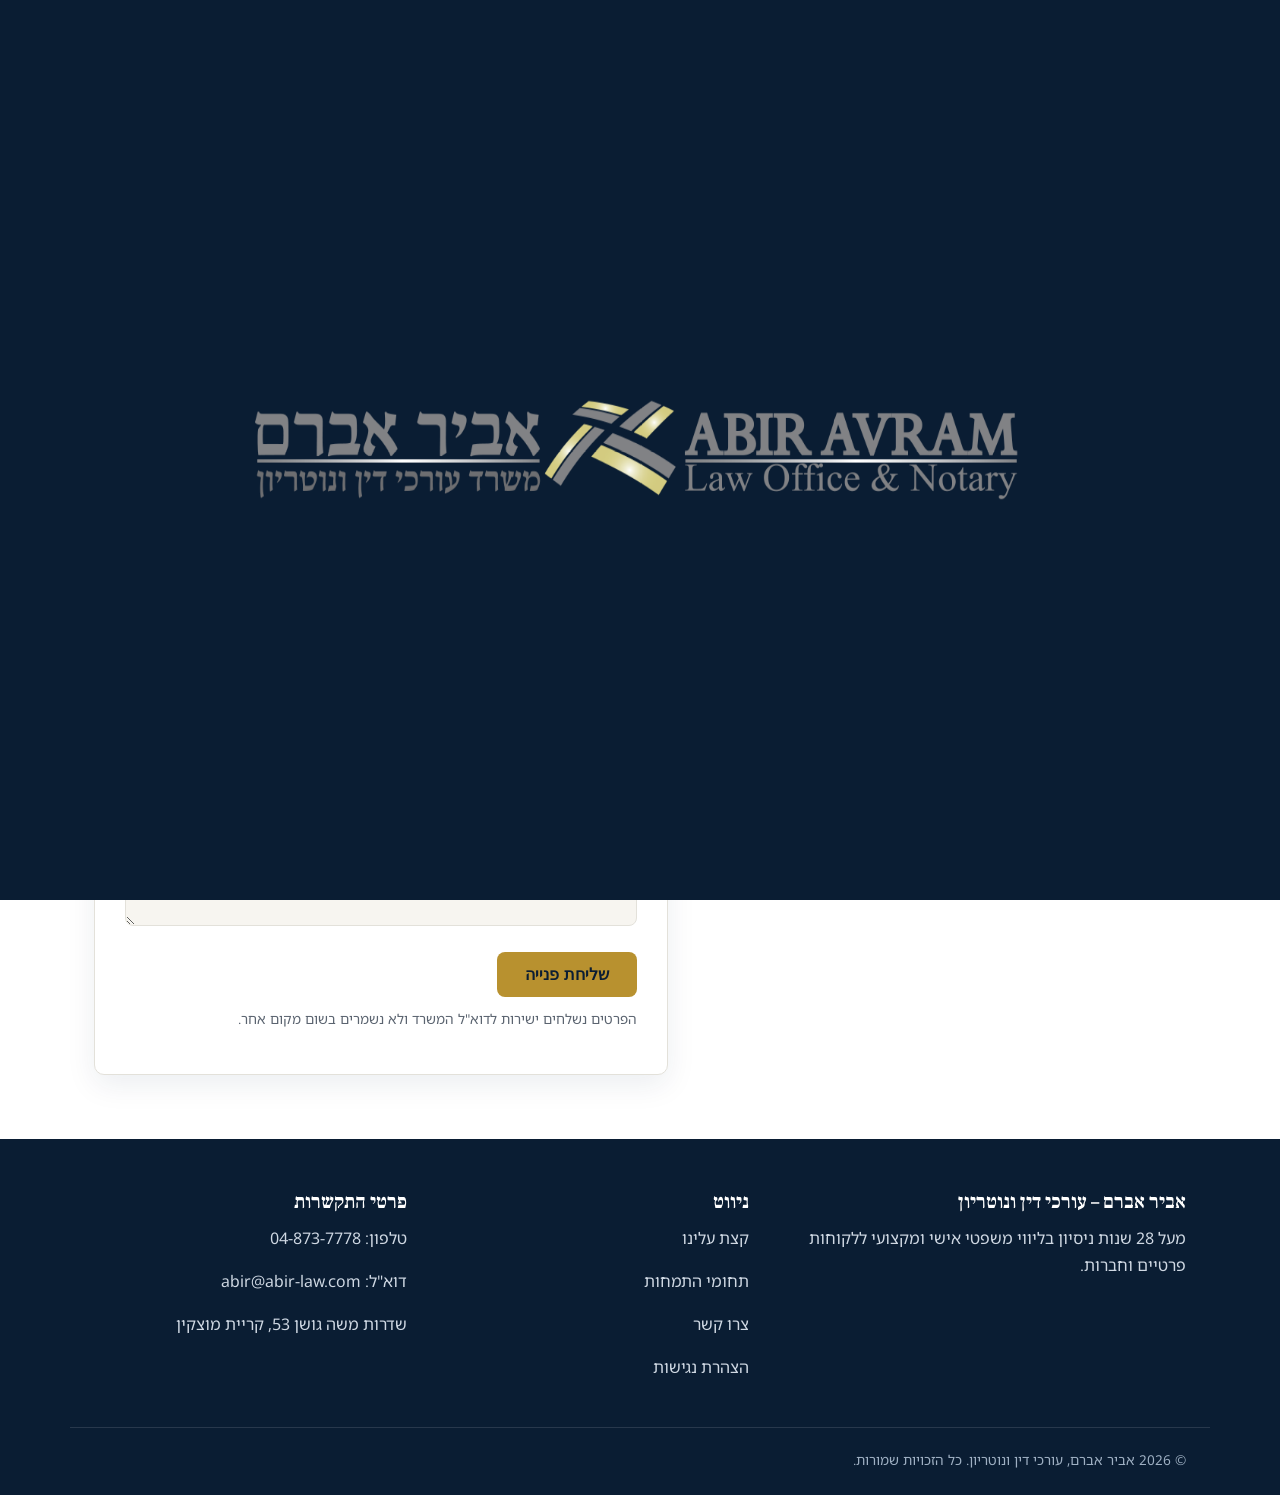
<file: contact.html>
<!doctype html>
<html lang="he" dir="rtl">
<head>
<meta charset="UTF-8">
<meta name="viewport" content="width=device-width, initial-scale=1">
<title>צרו איתנו קשר – אביר אברם | משרד עורכי דין ונוטריון</title>
<meta name="description" content="צרו קשר עם משרד אביר אברם: טלפון 04-873-7778, וואטסאפ, דוא&quot;ל ומשרד בקריית מוצקין. ייעוץ ראשוני חינם.">
<link rel="icon" href="assets/images/logo.png">
<link rel="preconnect" href="https://fonts.googleapis.com">
<link href="https://fonts.googleapis.com/css2?family=Frank+Ruhl+Libre:wght@500;700&family=Noto+Sans+Hebrew:wght@400;600;700&display=swap" rel="stylesheet">
<link rel="stylesheet" href="assets/css/style.css">
</head>
<body>
<div id="preloader"><div class="ring"><img src="assets/images/logo.png" alt=""></div></div>
<a class="skip-link" href="#main">דלג לתוכן המרכזי</a>

<header class="site-header">
  <div class="inner">
    <a class="brand" href="index.html">
      <img src="assets/images/logo.png" alt="אביר אברם – משרד עורכי דין ונוטריון">
      
    </a>
    <button class="nav-toggle" aria-expanded="false" aria-controls="main-nav">☰ תפריט</button>
    <nav class="main-nav" id="main-nav" aria-label="ניווט ראשי">
      <a href="index.html">בית</a>
      <a href="about.html">קצת עלינו</a>
      <a href="practice-areas.html">תחומי התמחות</a>
      <a href="cases.html">פסקי דין</a>
      <a href="contact.html" aria-current="page">צרו קשר</a>
      <a href="accessibility.html">הצהרת נגישות</a>
      <div class="lang-switch">
        <a href="contact.html" aria-current="true">HE</a>
        <a href="en/contact.html">EN</a>
      </div>
    </nav>
  </div>
</header>

<main id="main">
  <section class="hero has-image" style="background-image:url('assets/images/contact-hero.jpg')">
    <div class="container">
      <h1>צרו איתנו קשר</h1>
      <p class="lead">השאירו פרטים וקבלו ייעוץ ראשוני חינם – אנחנו כאן בשבילכם.</p>
    </div>
  </section>

  <section>
    <div class="container contact-grid">
      <div>
        <h2>אנחנו כאן בשבילכם</h2>
        <div class="contact-info-item">
          <span class="icon" aria-hidden="true">☎</span>
          <div><h3>טלפון</h3><p><a href="tel:04-8737778">04-873-7778</a></p></div>
        </div>
        <div class="contact-info-item">
          <span class="icon" aria-hidden="true">✉</span>
          <div><h3>דוא"ל</h3><p><a href="mailto:abir@abir-law.com">abir@abir-law.com</a></p></div>
        </div>
        <div class="contact-info-item">
          <span class="icon" aria-hidden="true">📍</span>
          <div><h3>כתובת המשרד</h3><p>שדרות משה גושן 53, קריית מוצקין</p></div>
        </div>
        <p>אנחנו זמינים בשבילכם גם במספר הוואטסאפ של המשרד:</p>
        <a class="whatsapp-link" href="https://wa.me/97248737778" target="_blank" rel="noopener">
          <span aria-hidden="true">💬</span> שליחת הודעה בוואטסאפ
        </a>
      </div>

      <div>
        <form class="contact-form"
              data-web3forms-key="3814dec9-e70f-4a34-88e3-cabe13319817"
              data-sending="שולח…"
              data-success-msg="תודה! הפנייה שלכם נשלחה בהצלחה, נחזור אליכם בהקדם."
              data-error-msg="משהו השתבש. אפשר לנסות שוב, או לפנות בטלפון / וואטסאפ."
              data-setup-msg="הטופס עדיין לא מחובר לגמרי: צריך להוסיף מפתח Web3Forms חינמי (ראו README).">
          <input type="hidden" name="subject" value="פנייה חדשה מאתר אביר אברם">
          <div class="field">
            <label for="name">שם מלא</label>
            <input type="text" id="name" name="name" required autocomplete="name">
          </div>
          <div class="field">
            <label for="phone">טלפון</label>
            <input type="tel" id="phone" name="phone" required autocomplete="tel">
          </div>
          <div class="field">
            <label for="email">דוא"ל</label>
            <input type="email" id="email" name="email" autocomplete="email">
          </div>
          <div class="field">
            <label for="message">תוכן הפנייה</label>
            <textarea id="message" name="message" required></textarea>
          </div>
          <button type="submit" class="btn">שליחת פנייה</button>
          <p class="form-note">הפרטים נשלחים ישירות לדוא"ל המשרד ולא נשמרים בשום מקום אחר.</p>
          <div class="form-status" role="status"></div>
        </form>
      </div>
    </div>
  </section>
</main>

<footer class="site-footer">
  <div class="container footer-grid">
    <div>
      <h3>אביר אברם – עורכי דין ונוטריון</h3>
      <p>מעל 28 שנות ניסיון בליווי משפטי אישי ומקצועי ללקוחות פרטיים וחברות.</p>
    </div>
    <div>
      <h3>ניווט</h3>
      <p><a href="about.html">קצת עלינו</a></p>
      <p><a href="practice-areas.html">תחומי התמחות</a></p>
      <p><a href="contact.html">צרו קשר</a></p>
      <p><a href="accessibility.html">הצהרת נגישות</a></p>
    </div>
    <div>
      <h3>פרטי התקשרות</h3>
      <p>טלפון: <a href="tel:04-8737778">04-873-7778</a></p>
      <p>דוא"ל: <a href="mailto:abir@abir-law.com">abir@abir-law.com</a></p>
      <p>שדרות משה גושן 53, קריית מוצקין</p>
    </div>
  </div>
  <div class="container footer-bottom">
    <span>© <span id="year"></span> אביר אברם, עורכי דין ונוטריון. כל הזכויות שמורות.</span>
  </div>
</footer>

<script>document.getElementById('year').textContent = new Date().getFullYear();</script>
<script src="assets/js/main.js"></script>
</body>
</html>
</file>
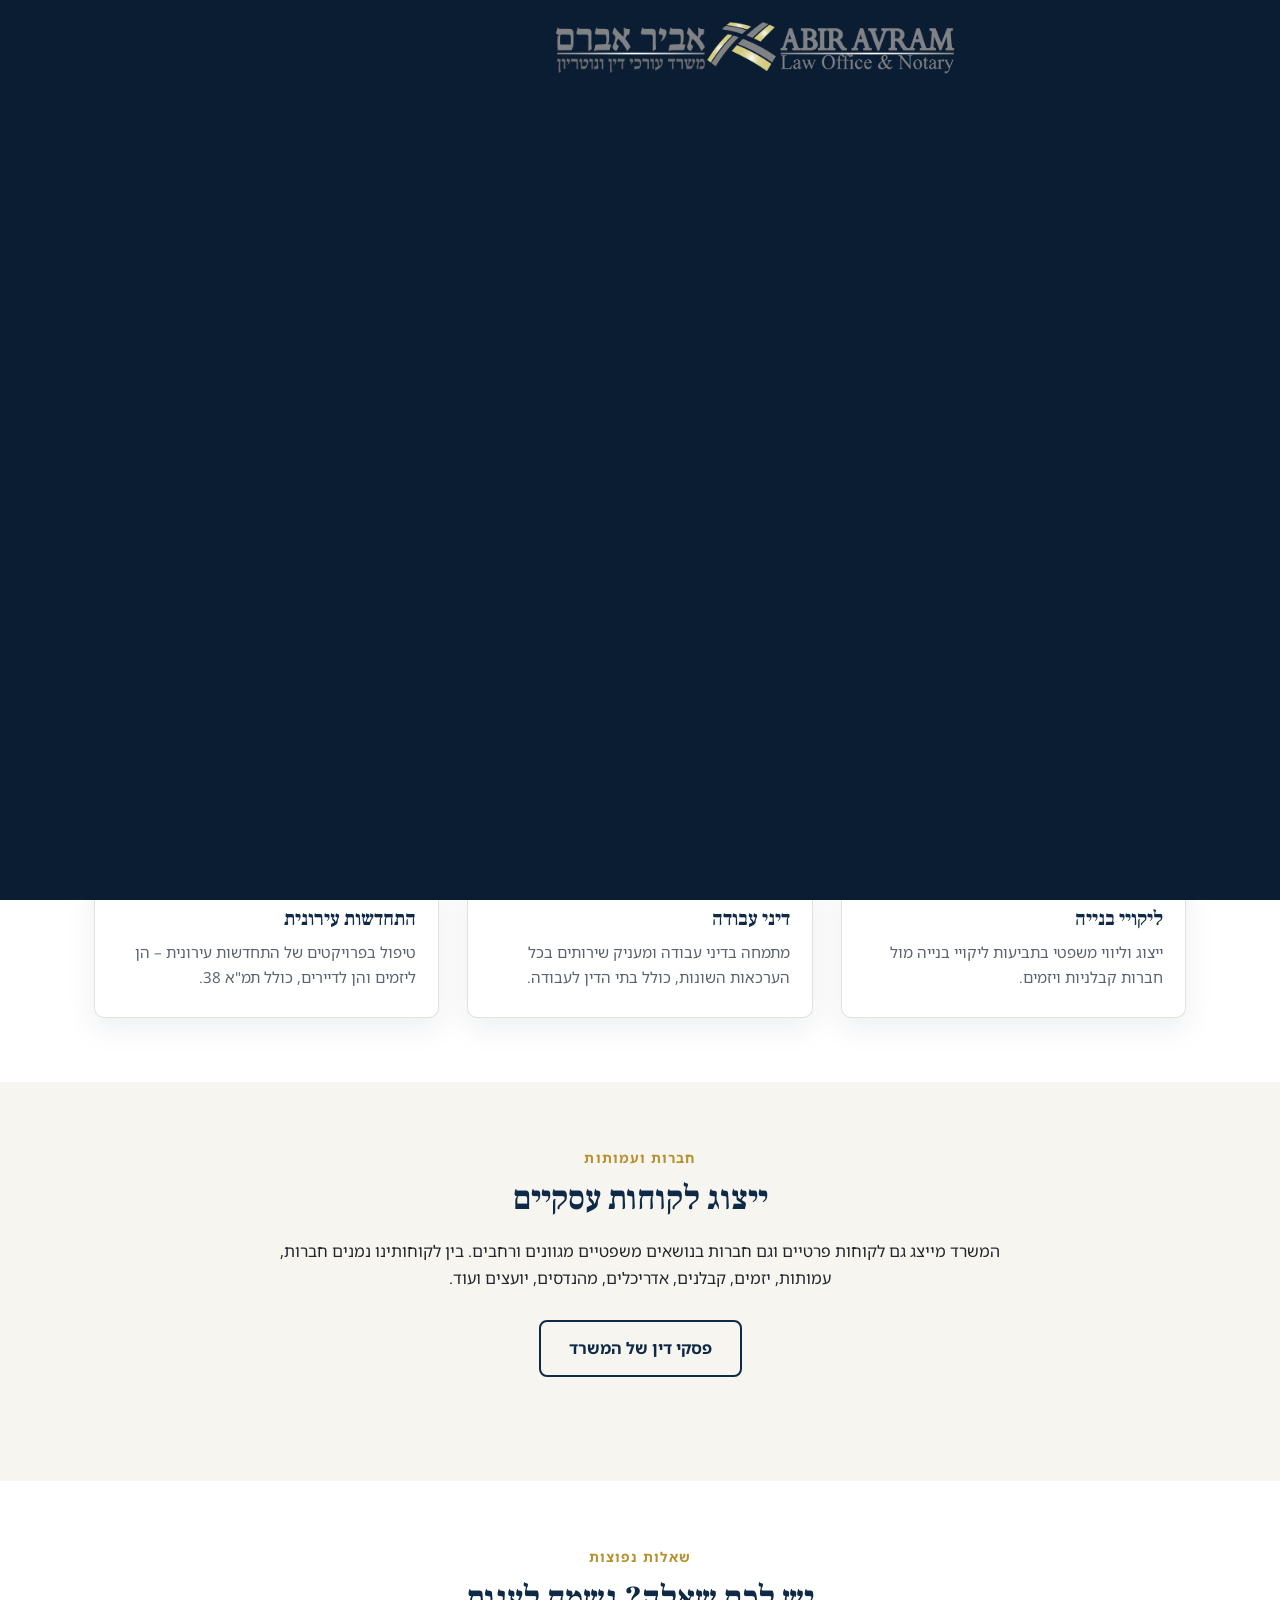
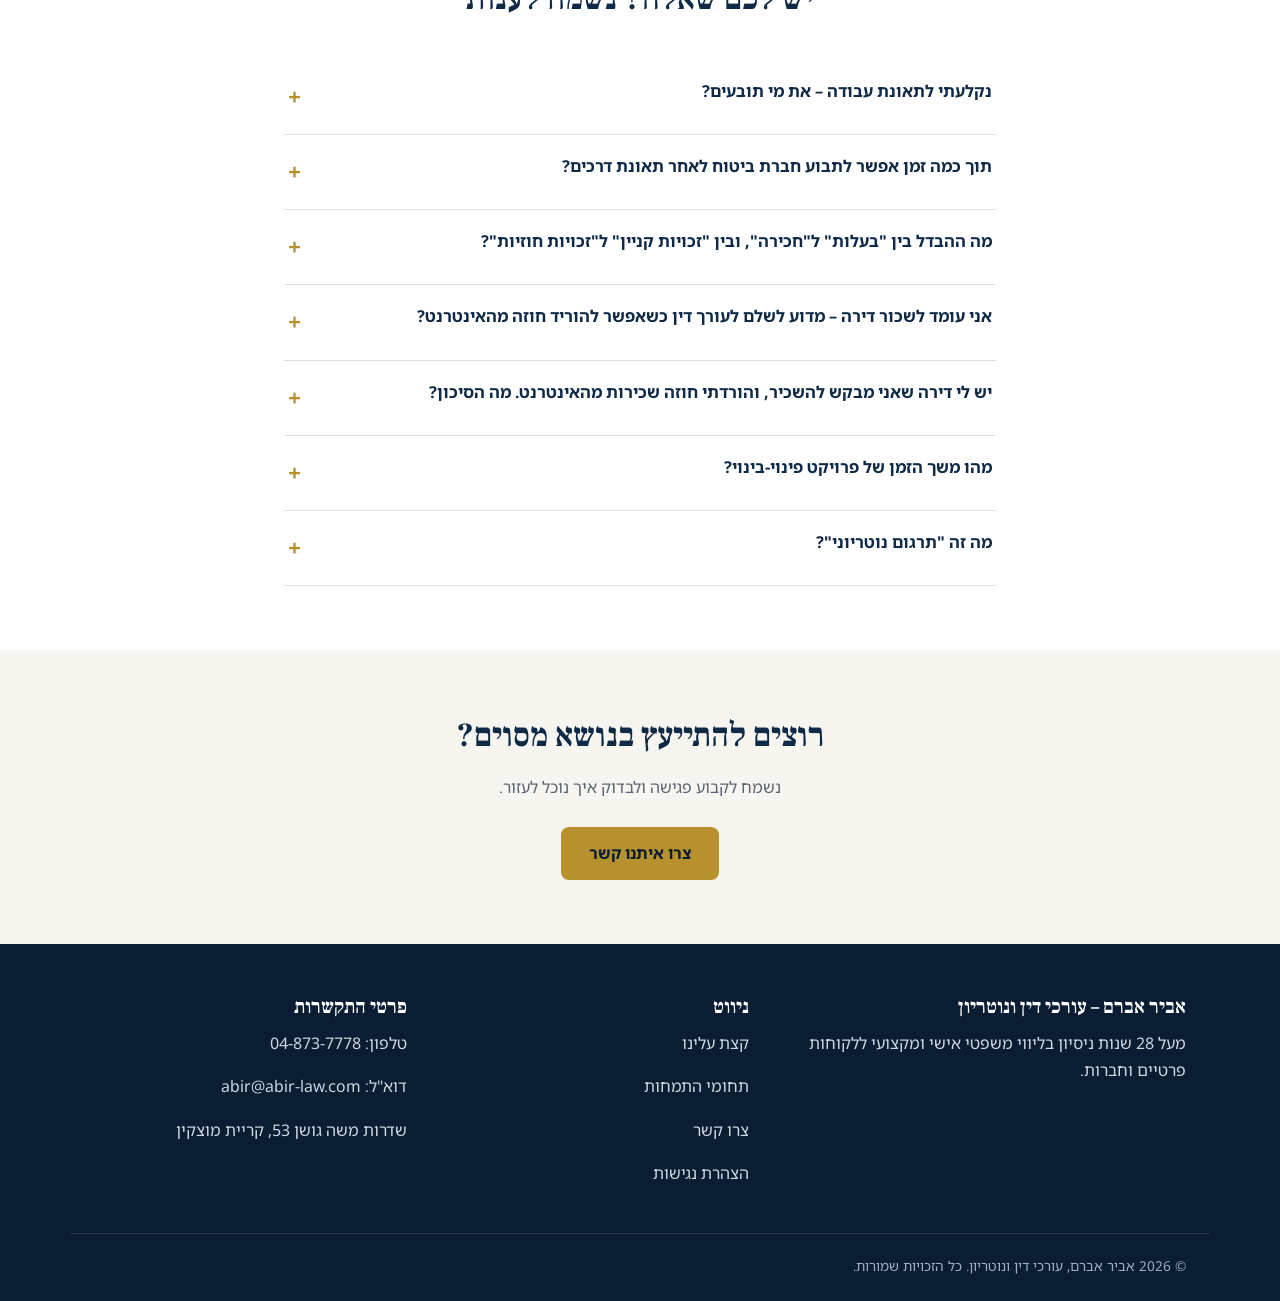
<file: practice-areas.html>
<!doctype html>
<html lang="he" dir="rtl">
<head>
<meta charset="UTF-8">
<meta name="viewport" content="width=device-width, initial-scale=1">
<title>תחומי התמחות – מקרקעין, נזיקין, חוזים, ביטוח לאומי ועוד | אביר אברם</title>
<meta name="description" content="תחומי ההתמחות של משרד אביר אברם: מקרקעין, עריכת חוזים, נזיקין, ביטוח לאומי, שירותי נוטריון, הוצאה לפועל, ליקויי בניה, דיני עבודה והתחדשות עירונית.">
<link rel="icon" href="assets/images/logo.png">
<link rel="preconnect" href="https://fonts.googleapis.com">
<link href="https://fonts.googleapis.com/css2?family=Frank+Ruhl+Libre:wght@500;700&family=Noto+Sans+Hebrew:wght@400;600;700&display=swap" rel="stylesheet">
<link rel="stylesheet" href="assets/css/style.css">
</head>
<body>
<div id="preloader"><div class="ring"><img src="assets/images/logo.png" alt=""></div></div>
<a class="skip-link" href="#main">דלג לתוכן המרכזי</a>

<header class="site-header">
  <div class="inner">
    <a class="brand" href="index.html">
      <img src="assets/images/logo.png" alt="אביר אברם – משרד עורכי דין ונוטריון">
      
    </a>
    <button class="nav-toggle" aria-expanded="false" aria-controls="main-nav">☰ תפריט</button>
    <nav class="main-nav" id="main-nav" aria-label="ניווט ראשי">
      <a href="index.html">בית</a>
      <a href="about.html">קצת עלינו</a>
      <a href="practice-areas.html" aria-current="page">תחומי התמחות</a>
      <a href="cases.html">פסקי דין</a>
      <a href="contact.html">צרו קשר</a>
      <a href="accessibility.html">הצהרת נגישות</a>
      <div class="lang-switch">
        <a href="practice-areas.html" aria-current="true">HE</a>
        <a href="en/practice-areas.html">EN</a>
      </div>
    </nav>
  </div>
</header>

<main id="main">
  <section class="hero has-image" style="background-image:url('assets/images/practice-areas-hero.jpg')">
    <div class="container">
      <h1>תחומי התמחות</h1>
      <p class="lead">אנחנו נותנים מענה משפטי לכל בעיה – שירותי המשרד כוללים ייצוג בפני ערכאות שיפוטיות שונות, מתן חוות דעת משפטית, וליווי משפטי שוטף וצמוד.</p>
    </div>
  </section>

  <section>
    <div class="container">
      <div class="grid cols-3">
        <div class="practice-card">
          <h3>מקרקעין</h3>
          <p>ייצוג חברות קבלניות, רוכשים ומוכרים בעסקאות מכר, ושוכרים ומשכירים בהסכמי שכירות – פרטית ומסחרית.</p>
        </div>
        <div class="practice-card">
          <h3>עריכת חוזים</h3>
          <p>חוזים עסקיים, חוזים לקנייה ומכירה של דירות, חוזי שכירות ועריכת צוואות. וכן חוזי מקרקעין, רישום מקרקעין, שכירות, תכנון ובנייה.</p>
        </div>
        <div class="practice-card">
          <h3>נזיקין</h3>
          <p>התמחות בתחום נזקי הגוף, לרבות תאונות דרכים, תאונות עבודה ונכי צה"ל.</p>
        </div>
        <div class="practice-card">
          <h3>ביטוח לאומי</h3>
          <p>הגשת תביעות לביטוח לאומי וייצוג הלקוחות בכל הערכאות השונות, כולל וועדות ביטוח לאומי, לאורך כל ניהול ההליך.</p>
        </div>
        <div class="practice-card">
          <h3>שירותי נוטריון</h3>
          <p>שירותי נוטריון על כל היבטיו, בשפות עברית, אנגלית ורומנית.</p>
        </div>
        <div class="practice-card">
          <h3>הוצאה לפועל</h3>
          <p>כל הליכי ההוצאה לפועל, לרבות פשיטת רגל, הסדרי חובות וחדלות פירעון.</p>
        </div>
        <div class="practice-card">
          <h3>ליקויי בנייה</h3>
          <p>ייצוג וליווי משפטי בתביעות ליקויי בנייה מול חברות קבלניות ויזמים.</p>
        </div>
        <div class="practice-card">
          <h3>דיני עבודה</h3>
          <p>מתמחה בדיני עבודה ומעניק שירותים בכל הערכאות השונות, כולל בתי הדין לעבודה.</p>
        </div>
        <div class="practice-card">
          <h3>התחדשות עירונית</h3>
          <p>טיפול בפרויקטים של התחדשות עירונית – הן ליזמים והן לדיירים, כולל תמ"א 38.</p>
        </div>
      </div>
    </div>
  </section>

  <section class="section-alt">
    <div class="container">
      <div class="section-head">
        <span class="kicker">חברות ועמותות</span>
        <h2>ייצוג לקוחות עסקיים</h2>
        <p>המשרד מייצג גם לקוחות פרטיים וגם חברות בנושאים משפטיים מגוונים ורחבים. בין לקוחותינו נמנים חברות, עמותות, יזמים, קבלנים, אדריכלים, מהנדסים, יועצים ועוד.</p>
        <div style="text-align:center;margin-top:28px">
          <a class="btn secondary" href="cases.html">פסקי דין של המשרד</a>
        </div>
      </div>
    </div>
  </section>

  <section>
    <div class="container" style="max-width:760px">
      <div class="section-head">
        <span class="kicker">שאלות נפוצות</span>
        <h2>יש לכם שאלה? נשמח לענות</h2>
      </div>

      <details class="faq-item">
        <summary>נקלעתי לתאונת עבודה – את מי תובעים?</summary>
        <p>בהגדרה "תאונת עבודה" על פי החוק היא אירוע בו נפגע אדם תוך כדי ביצוע עבודתו עבור המעביד. במידה ונפגעתם בתאונת עבודה, יש לפנות ראשית למוסד לביטוח לאומי לשם מיצוי מלוא הזכויות. בנוסף, במידה ומדובר בתאונה שנבעה עקב רשלנות המעביד, ניתן להגיש תביעה גם נגד המעביד וגם נגד חברת הביטוח שבה מבוטח העסק.</p>
      </details>
      <details class="faq-item">
        <summary>תוך כמה זמן אפשר לתבוע חברת ביטוח לאחר תאונת דרכים?</summary>
        <p>ניתן לתבוע את חברת הביטוח תוך 7 שנים מיום התאונה. במידה ומדובר בקטין, תקופת ההתיישנות תחל להימנות רק כאשר הקטין ימלא 18 שנים (כלומר 7 שנים מאז שימלאו לו 18).</p>
      </details>
      <details class="faq-item">
        <summary>מה ההבדל בין "בעלות" ל"חכירה", ובין "זכויות קניין" ל"זכויות חוזיות"?</summary>
        <p>בעלות מאגדת בתוכה כל זכות אפשרית בנכס. חכירה, לעומת זאת, היא זכות שיכולה להיות רחבה ומקיפה, אך לעולם אינה כוללת בעלות מלאה ומשמרת מטבעה זיקה למקרקעין בידי הבעלים. חכירה יכולה לכלול תנאים כמו דמי חכירה ותקופת חכירה, בעוד שבעלות אינה מוגבלת בתנאים כאלה.</p>
      </details>
      <details class="faq-item">
        <summary>אני עומד לשכור דירה – מדוע לשלם לעורך דין כשאפשר להוריד חוזה מהאינטרנט?</summary>
        <p>שכירות היא הבסיס החוקי להחזקתך בדירה, תחת "שלטונו" של בעל הבית שנותר בעל הנכס והזכויות בו. חשוב לדעת ממי שוכרים ואיך הוא התנהג בעבר עם שוכרים קודמים, ולוודא שתנאי השכירות מתאימים לך. עורך דין שבודק את החוזה בעלות סבירה עשוי לחסוך הפסדים משמעותיים בהמשך.</p>
      </details>
      <details class="faq-item">
        <summary>יש לי דירה שאני מבקש להשכיר, והורדתי חוזה שכירות מהאינטרנט. מה הסיכון?</summary>
        <p>החוזה עצמו חשוב, אך הזהות של השוכר, הרקע וההיסטוריה שלו עם משכירים אחרים, יכולתו לכבד את התחייבויותיו, ובעיקר הביטחונות שתוכלו לקבל כדי להבטיח זאת – כל אלה חשובים הרבה יותר. ברגע שהנכס עובר לידי השוכר, עלול לעבור זמן רב עד שתוכלו לקבל אותו חזרה, ולכן מומלץ לא לוותר על בדיקה משפטית מסודרת.</p>
      </details>
      <details class="faq-item">
        <summary>מהו משך הזמן של פרויקט פינוי-בינוי?</summary>
        <p>משך הזמן תלוי בשיתוף הפעולה בין בעלי הדירות, הרשות המקומית והיזם. ברשות שקבעה מדיניות עירונית ברורה בעניין, ובמתחם שבו בעלי הדירות מעורבים ומגלים אכפתיות והיזם מוכן לפעול במהירות, לוחות הזמנים מתקצרים משמעותית. פרויקטים שונים בפועל נמשכו בין כשנתיים לכמעט עשור, בהתאם לנסיבות הספציפיות.</p>
      </details>
      <details class="faq-item">
        <summary>מה זה "תרגום נוטריוני"?</summary>
        <p>זהו תרגום של מסמך, המבוצע על ידי נוטריון, המאשר כי התרגום נאמן וזהה למקור.</p>
      </details>
    </div>
  </section>

  <section class="section-alt">
    <div class="container" style="text-align:center">
      <h2>רוצים להתייעץ בנושא מסוים?</h2>
      <p class="lead" style="color:var(--text-muted);margin:0 auto 1.6em;max-width:600px">נשמח לקבוע פגישה ולבדוק איך נוכל לעזור.</p>
      <a class="btn" href="contact.html">צרו איתנו קשר</a>
    </div>
  </section>
</main>

<footer class="site-footer">
  <div class="container footer-grid">
    <div>
      <h3>אביר אברם – עורכי דין ונוטריון</h3>
      <p>מעל 28 שנות ניסיון בליווי משפטי אישי ומקצועי ללקוחות פרטיים וחברות.</p>
    </div>
    <div>
      <h3>ניווט</h3>
      <p><a href="about.html">קצת עלינו</a></p>
      <p><a href="practice-areas.html">תחומי התמחות</a></p>
      <p><a href="contact.html">צרו קשר</a></p>
      <p><a href="accessibility.html">הצהרת נגישות</a></p>
    </div>
    <div>
      <h3>פרטי התקשרות</h3>
      <p>טלפון: <a href="tel:04-8737778">04-873-7778</a></p>
      <p>דוא"ל: <a href="mailto:abir@abir-law.com">abir@abir-law.com</a></p>
      <p>שדרות משה גושן 53, קריית מוצקין</p>
    </div>
  </div>
  <div class="container footer-bottom">
    <span>© <span id="year"></span> אביר אברם, עורכי דין ונוטריון. כל הזכויות שמורות.</span>
  </div>
</footer>

<script>document.getElementById('year').textContent = new Date().getFullYear();</script>
<script src="assets/js/main.js"></script>
</body>
</html>
</file>
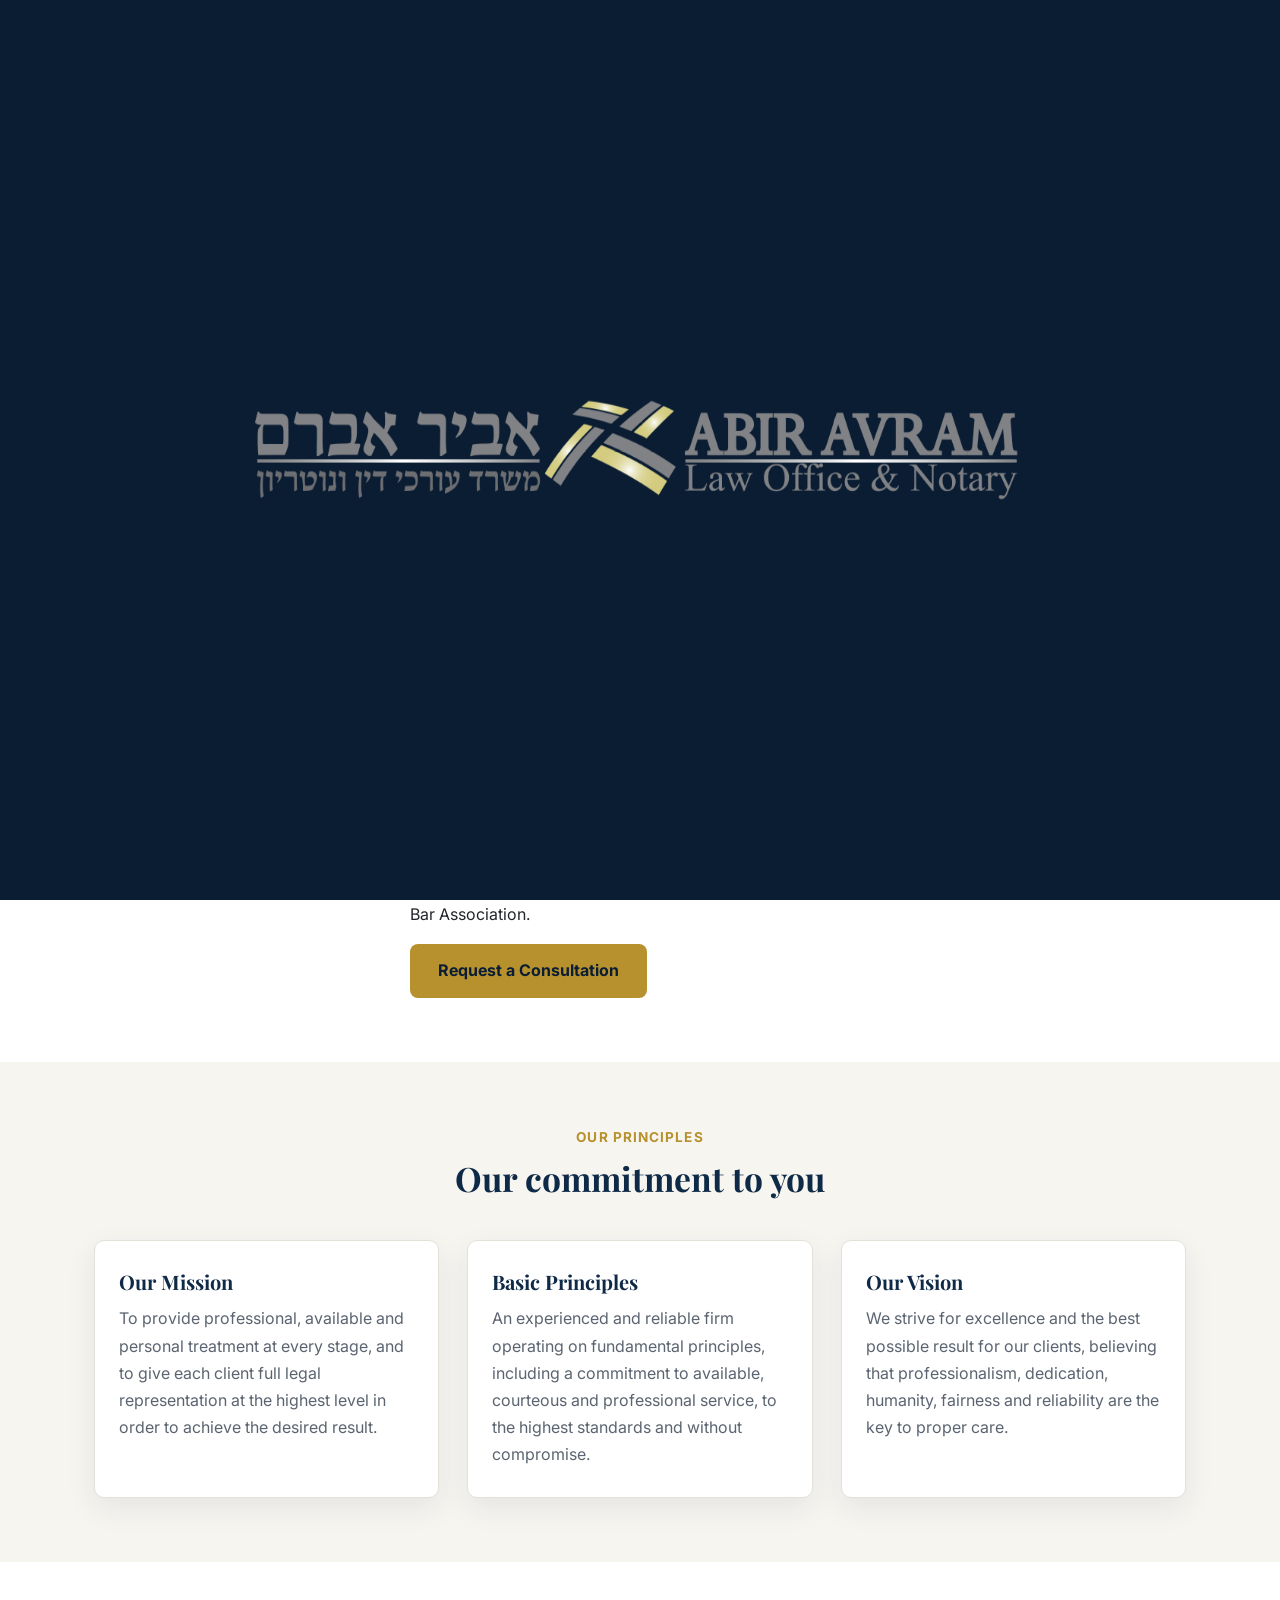
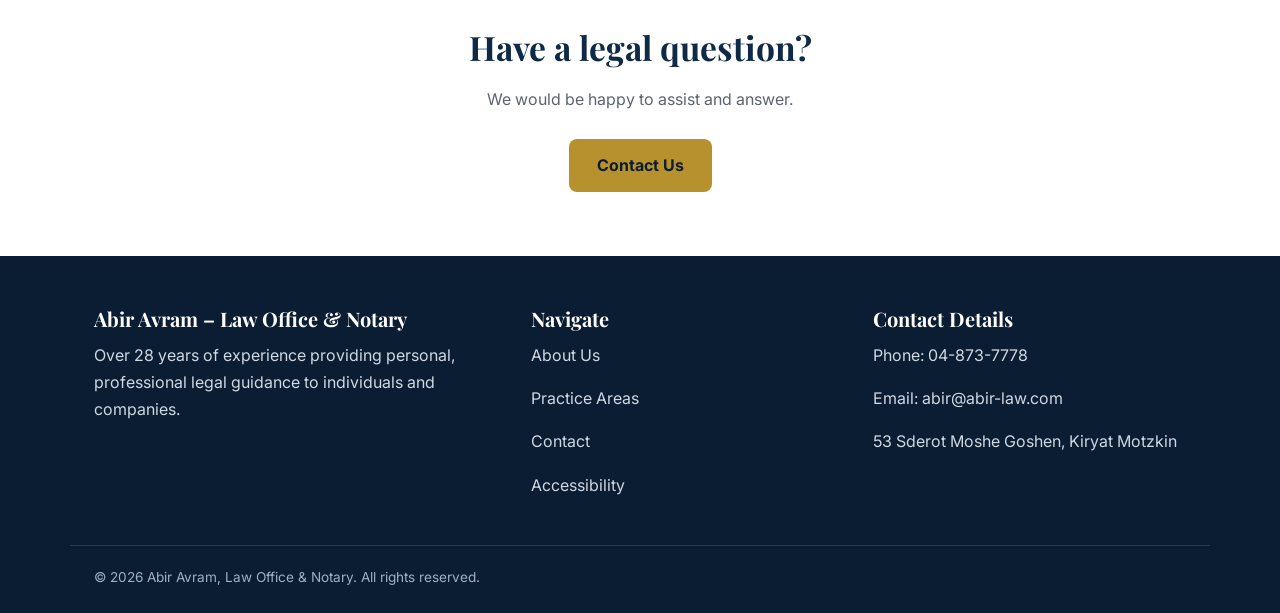
<file: en/about.html>
<!doctype html>
<html lang="en" dir="ltr">
<head>
<meta charset="UTF-8">
<meta name="viewport" content="width=device-width, initial-scale=1">
<title>About Us – Adv. Abir Avram | Law Office and Notary</title>
<meta name="description" content="Adv. Abir Avram, lawyer and notary since 2009, with over 28 years of experience in real estate and representation before courts and tribunals.">
<link rel="icon" href="../assets/images/logo.png">
<link rel="preconnect" href="https://fonts.googleapis.com">
<link href="https://fonts.googleapis.com/css2?family=Playfair+Display:wght@600;700&family=Inter:wght@400;600;700&display=swap" rel="stylesheet">
<link rel="stylesheet" href="../assets/css/style.css">
</head>
<body class="lang-en">
<div id="preloader"><div class="ring"><img src="../assets/images/logo.png" alt=""></div></div>
<a class="skip-link" href="#main">Skip to main content</a>

<header class="site-header">
  <div class="inner">
    <a class="brand" href="index.html">
      <img src="../assets/images/logo.png" alt="Abir Avram – Law Office and Notary">
      
    </a>
    <button class="nav-toggle" aria-expanded="false" aria-controls="main-nav">☰ Menu</button>
    <nav class="main-nav" id="main-nav" aria-label="Main navigation">
      <a href="index.html">Home</a>
      <a href="about.html" aria-current="page">About Us</a>
      <a href="practice-areas.html">Practice Areas</a>
      <a href="contact.html">Contact</a>
      <a href="accessibility.html">Accessibility</a>
      <div class="lang-switch">
        <a href="../about.html">HE</a>
        <a href="about.html" aria-current="true">EN</a>
      </div>
    </nav>
  </div>
</header>

<main id="main">
  <section class="hero">
    <div class="container">
      <h1>About Us</h1>
      <p class="lead">An experienced and reliable lawyer and notary, committed to high standards of service.</p>
    </div>
  </section>

  <section>
    <div class="container lawyer-card">
      <img src="../assets/images/abir-avram.jpg" alt="Adv. Abir Avram">
      <div>
        <h2>Adv. Abir Avram</h2>
        <p>Lawyer and notary, married and father of three daughters. Graduate of the Haifa Reali School (1990). In 1997 he completed his LL.B with honors at Anglia Polytechnic University (Cambridge), Chelmsford branch — today known as Anglia Ruskin University.</p>
        <p>Adv. Abir Avram did his legal internship at the District Court and Magistrates' Court in Haifa between 1997–1998, including under the Hon. Judge Bracha Bar-Ziv and the Hon. Deputy President Judge Shulamit Vesserkrog. In 1998 he was admitted as a full member of the Israel Bar Association. From 1999 he worked as an associate at a law firm, and in 2002 he founded his own firm, which he has headed ever since.</p>
        <p>Adv. Avram has extensive experience in real estate — representing contracting companies, buyers and sellers in sale transactions, and tenants and landlords in private and commercial leases — as well as representation before courts at every level and before other tribunals. Since 2009 he has been a licensed notary, and he is a member of the computerization committee of the Haifa district of the Israel Bar Association.</p>
        <a class="btn" href="contact.html">Request a Consultation</a>
      </div>
    </div>
  </section>

  <section class="section-alt">
    <div class="container">
      <div class="section-head">
        <span class="kicker">Our principles</span>
        <h2>Our commitment to you</h2>
      </div>
      <div class="grid cols-3">
        <div class="card">
          <h3>Our Mission</h3>
          <p>To provide professional, available and personal treatment at every stage, and to give each client full legal representation at the highest level in order to achieve the desired result.</p>
        </div>
        <div class="card">
          <h3>Basic Principles</h3>
          <p>An experienced and reliable firm operating on fundamental principles, including a commitment to available, courteous and professional service, to the highest standards and without compromise.</p>
        </div>
        <div class="card">
          <h3>Our Vision</h3>
          <p>We strive for excellence and the best possible result for our clients, believing that professionalism, dedication, humanity, fairness and reliability are the key to proper care.</p>
        </div>
      </div>
    </div>
  </section>

  <section>
    <div class="container" style="text-align:center">
      <h2>Have a legal question?</h2>
      <p class="lead" style="color:var(--text-muted);margin:0 auto 1.6em;max-width:600px">We would be happy to assist and answer.</p>
      <a class="btn" href="contact.html">Contact Us</a>
    </div>
  </section>
</main>

<footer class="site-footer">
  <div class="container footer-grid">
    <div>
      <h3>Abir Avram – Law Office &amp; Notary</h3>
      <p>Over 28 years of experience providing personal, professional legal guidance to individuals and companies.</p>
    </div>
    <div>
      <h3>Navigate</h3>
      <p><a href="about.html">About Us</a></p>
      <p><a href="practice-areas.html">Practice Areas</a></p>
      <p><a href="contact.html">Contact</a></p>
      <p><a href="accessibility.html">Accessibility</a></p>
    </div>
    <div>
      <h3>Contact Details</h3>
      <p>Phone: <a href="tel:04-8737778">04-873-7778</a></p>
      <p>Email: <a href="mailto:abir@abir-law.com">abir@abir-law.com</a></p>
      <p>53 Sderot Moshe Goshen, Kiryat Motzkin</p>
    </div>
  </div>
  <div class="container footer-bottom">
    <span>© <span id="year"></span> Abir Avram, Law Office &amp; Notary. All rights reserved.</span>
  </div>
</footer>

<script>document.getElementById('year').textContent = new Date().getFullYear();</script>
<script src="../assets/js/main.js"></script>
</body>
</html>
</file>
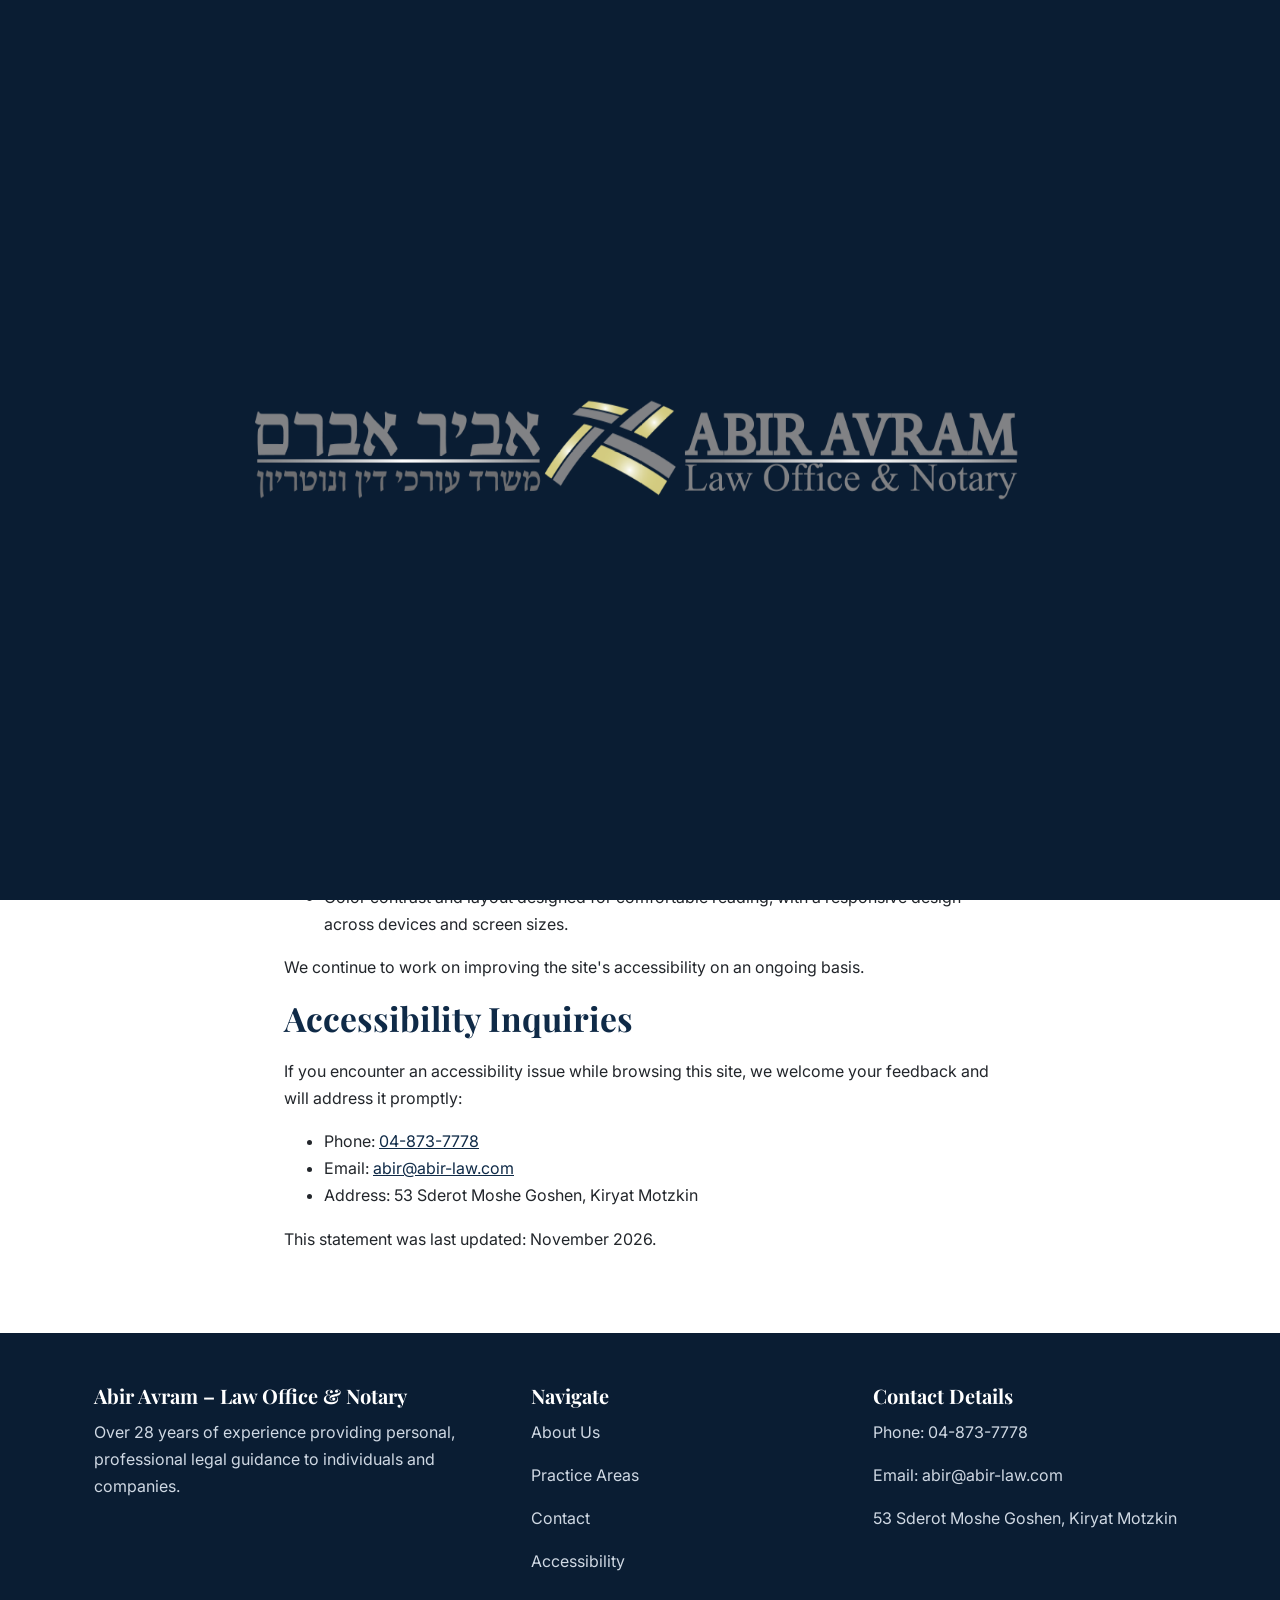
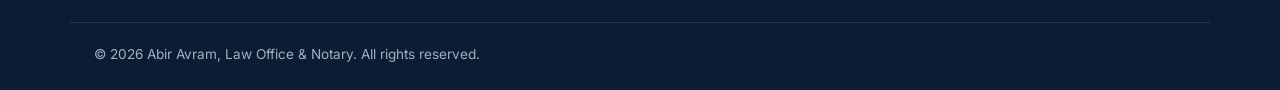
<file: en/accessibility.html>
<!doctype html>
<html lang="en" dir="ltr">
<head>
<meta charset="UTF-8">
<meta name="viewport" content="width=device-width, initial-scale=1">
<title>Accessibility Statement – Abir Avram | Law Office and Notary</title>
<meta name="description" content="Accessibility statement for the Abir Avram, Law Office and Notary website.">
<link rel="icon" href="../assets/images/logo.png">
<link rel="preconnect" href="https://fonts.googleapis.com">
<link href="https://fonts.googleapis.com/css2?family=Playfair+Display:wght@600;700&family=Inter:wght@400;600;700&display=swap" rel="stylesheet">
<link rel="stylesheet" href="../assets/css/style.css">
</head>
<body class="lang-en">
<div id="preloader"><div class="ring"><img src="../assets/images/logo.png" alt=""></div></div>
<a class="skip-link" href="#main">Skip to main content</a>

<header class="site-header">
  <div class="inner">
    <a class="brand" href="index.html">
      <img src="../assets/images/logo.png" alt="Abir Avram – Law Office and Notary">
      
    </a>
    <button class="nav-toggle" aria-expanded="false" aria-controls="main-nav">☰ Menu</button>
    <nav class="main-nav" id="main-nav" aria-label="Main navigation">
      <a href="index.html">Home</a>
      <a href="about.html">About Us</a>
      <a href="practice-areas.html">Practice Areas</a>
      <a href="contact.html">Contact</a>
      <a href="accessibility.html" aria-current="page">Accessibility</a>
      <div class="lang-switch">
        <a href="../accessibility.html">HE</a>
        <a href="accessibility.html" aria-current="true">EN</a>
      </div>
    </nav>
  </div>
</header>

<main id="main">
  <section class="hero">
    <div class="container">
      <h1>Accessibility Statement</h1>
    </div>
  </section>

  <section>
    <div class="container" style="max-width:760px">
      <p>The internet is today the largest repository of information for all users, including users with disabilities. In accordance with the Equal Rights for Persons with Disabilities Law, 5758-1998, and the regulations enacted under it, we place great importance on providing equal access to the information on this site, in order to enable a better browsing experience for everyone.</p>

      <p>We strive to ensure that our digital services are accessible to people with disabilities, in the belief that every person is entitled to live with equality, dignity, comfort and independence. To that end, we work to align the site with the recommendations of the Israeli Standard for Internet Content Accessibility and the international WCAG 2.1 (level AA) document.</p>

      <h2>What this site does</h2>
      <p>This site was rebuilt from scratch with clean, simple code, applying basic accessibility principles, including:</p>
      <ul>
        <li>A clear, semantic heading structure, enabling proper navigation with screen readers.</li>
        <li>A "skip to main content" link at the top of every page.</li>
        <li>Full keyboard navigation, with a clear focus indicator.</li>
        <li>Alt text for meaningful images on the site.</li>
        <li>Color contrast and layout designed for comfortable reading, with a responsive design across devices and screen sizes.</li>
      </ul>
      <p>We continue to work on improving the site's accessibility on an ongoing basis.</p>

      <h2>Accessibility Inquiries</h2>
      <p>If you encounter an accessibility issue while browsing this site, we welcome your feedback and will address it promptly:</p>
      <ul>
        <li>Phone: <a href="tel:04-8737778">04-873-7778</a></li>
        <li>Email: <a href="mailto:abir@abir-law.com">abir@abir-law.com</a></li>
        <li>Address: 53 Sderot Moshe Goshen, Kiryat Motzkin</li>
      </ul>
      <p>This statement was last updated: November 2026.</p>
    </div>
  </section>
</main>

<footer class="site-footer">
  <div class="container footer-grid">
    <div>
      <h3>Abir Avram – Law Office &amp; Notary</h3>
      <p>Over 28 years of experience providing personal, professional legal guidance to individuals and companies.</p>
    </div>
    <div>
      <h3>Navigate</h3>
      <p><a href="about.html">About Us</a></p>
      <p><a href="practice-areas.html">Practice Areas</a></p>
      <p><a href="contact.html">Contact</a></p>
      <p><a href="accessibility.html">Accessibility</a></p>
    </div>
    <div>
      <h3>Contact Details</h3>
      <p>Phone: <a href="tel:04-8737778">04-873-7778</a></p>
      <p>Email: <a href="mailto:abir@abir-law.com">abir@abir-law.com</a></p>
      <p>53 Sderot Moshe Goshen, Kiryat Motzkin</p>
    </div>
  </div>
  <div class="container footer-bottom">
    <span>© <span id="year"></span> Abir Avram, Law Office &amp; Notary. All rights reserved.</span>
  </div>
</footer>

<script>document.getElementById('year').textContent = new Date().getFullYear();</script>
<script src="../assets/js/main.js"></script>
</body>
</html>
</file>
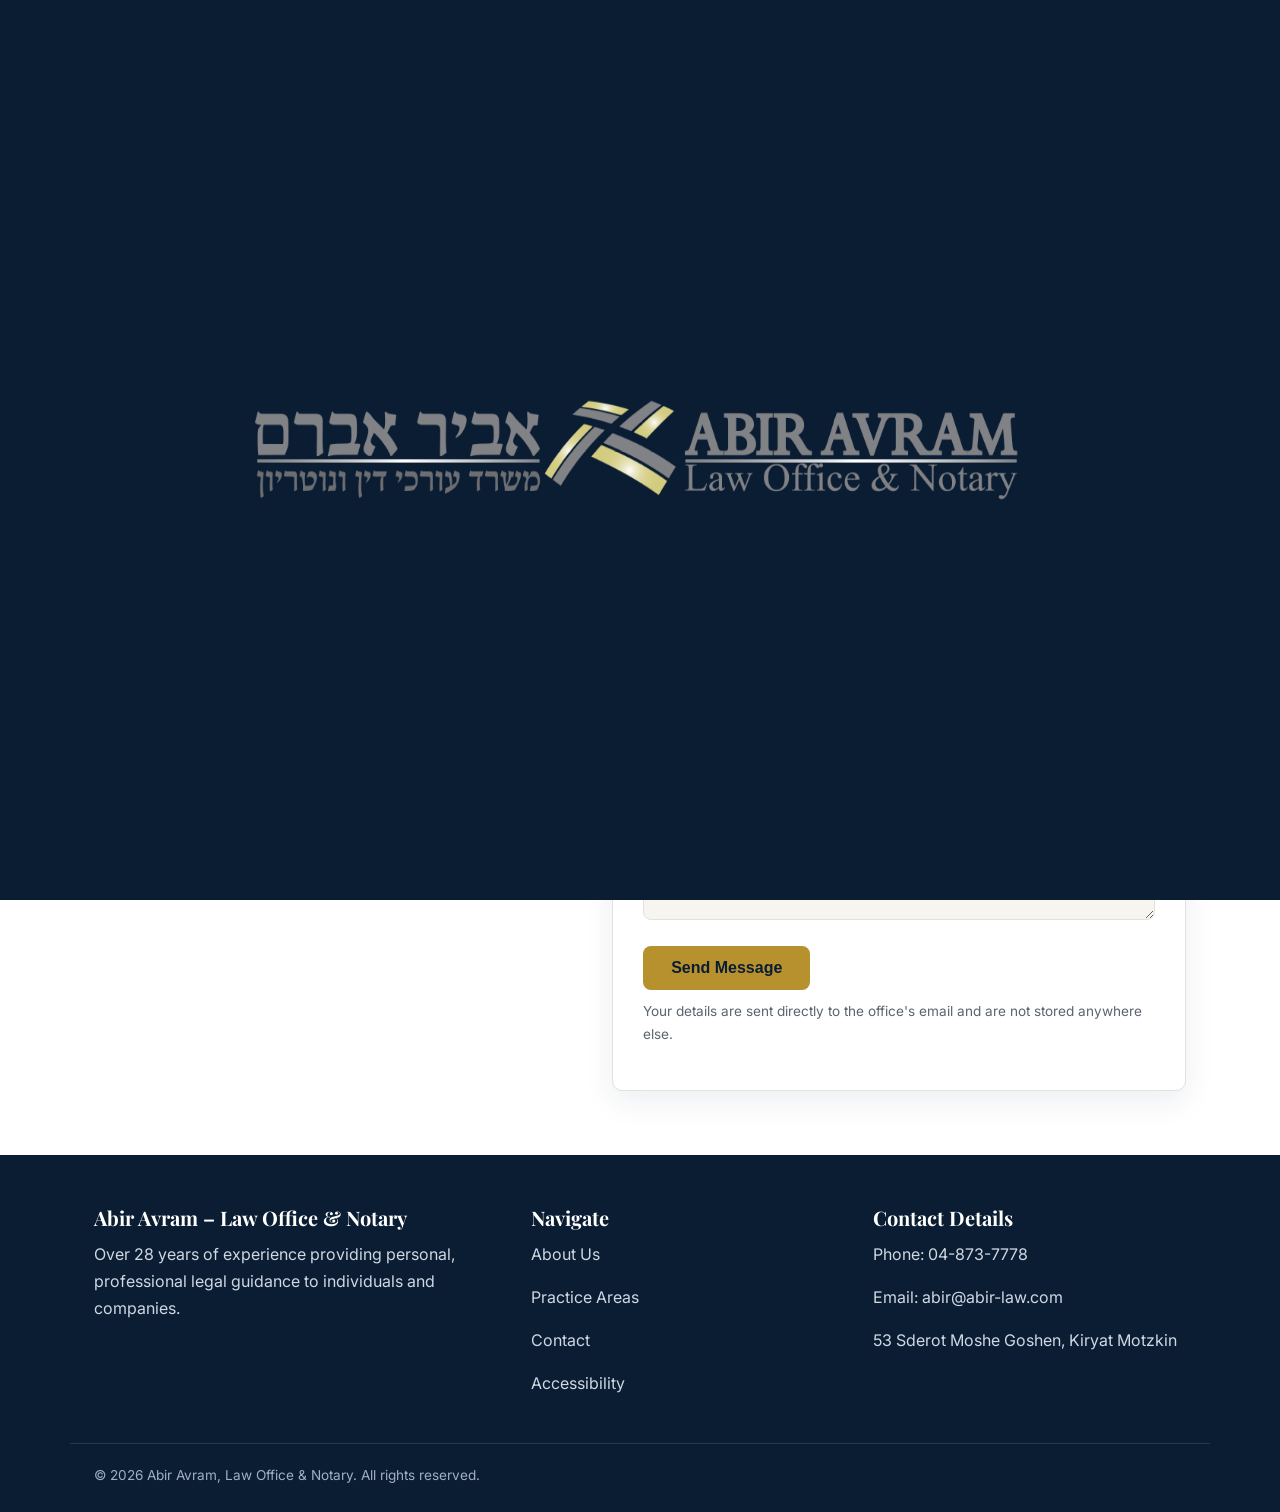
<file: en/contact.html>
<!doctype html>
<html lang="en" dir="ltr">
<head>
<meta charset="UTF-8">
<meta name="viewport" content="width=device-width, initial-scale=1">
<title>Contact Us – Abir Avram | Law Office and Notary</title>
<meta name="description" content="Contact Abir Avram Law Office: phone 04-873-7778, WhatsApp, email and office in Kiryat Motzkin. Free initial consultation.">
<link rel="icon" href="../assets/images/logo.png">
<link rel="preconnect" href="https://fonts.googleapis.com">
<link href="https://fonts.googleapis.com/css2?family=Playfair+Display:wght@600;700&family=Inter:wght@400;600;700&display=swap" rel="stylesheet">
<link rel="stylesheet" href="../assets/css/style.css">
</head>
<body class="lang-en">
<div id="preloader"><div class="ring"><img src="../assets/images/logo.png" alt=""></div></div>
<a class="skip-link" href="#main">Skip to main content</a>

<header class="site-header">
  <div class="inner">
    <a class="brand" href="index.html">
      <img src="../assets/images/logo.png" alt="Abir Avram – Law Office and Notary">
      
    </a>
    <button class="nav-toggle" aria-expanded="false" aria-controls="main-nav">☰ Menu</button>
    <nav class="main-nav" id="main-nav" aria-label="Main navigation">
      <a href="index.html">Home</a>
      <a href="about.html">About Us</a>
      <a href="practice-areas.html">Practice Areas</a>
      <a href="contact.html" aria-current="page">Contact</a>
      <a href="accessibility.html">Accessibility</a>
      <div class="lang-switch">
        <a href="../contact.html">HE</a>
        <a href="contact.html" aria-current="true">EN</a>
      </div>
    </nav>
  </div>
</header>

<main id="main">
  <section class="hero has-image" style="background-image:url('../assets/images/contact-hero.jpg')">
    <div class="container">
      <h1>Contact Us</h1>
      <p class="lead">Leave your details and get a free initial consultation — we're here for you.</p>
    </div>
  </section>

  <section>
    <div class="container contact-grid">
      <div>
        <h2>We are here for you</h2>
        <div class="contact-info-item">
          <span class="icon" aria-hidden="true">☎</span>
          <div><h3>Phone</h3><p><a href="tel:04-8737778">04-873-7778</a></p></div>
        </div>
        <div class="contact-info-item">
          <span class="icon" aria-hidden="true">✉</span>
          <div><h3>Email</h3><p><a href="mailto:abir@abir-law.com">abir@abir-law.com</a></p></div>
        </div>
        <div class="contact-info-item">
          <span class="icon" aria-hidden="true">📍</span>
          <div><h3>Office Address</h3><p>53 Sderot Moshe Goshen, Kiryat Motzkin</p></div>
        </div>
        <p>We're also available on the office's WhatsApp number:</p>
        <a class="whatsapp-link" href="https://wa.me/97248737778" target="_blank" rel="noopener">
          <span aria-hidden="true">💬</span> Message us on WhatsApp
        </a>
      </div>

      <div>
        <form class="contact-form"
              data-web3forms-key="3814dec9-e70f-4a34-88e3-cabe13319817"
              data-sending="Sending…"
              data-success-msg="Thanks! Your message has been sent, we'll get back to you shortly."
              data-error-msg="Something went wrong. Please try again, or contact us by phone / WhatsApp."
              data-setup-msg="Form not fully configured yet: add a free Web3Forms access key (see README).">
          <input type="hidden" name="subject" value="New inquiry from the Abir Avram website">
          <div class="field">
            <label for="name">Full Name</label>
            <input type="text" id="name" name="name" required autocomplete="name">
          </div>
          <div class="field">
            <label for="phone">Phone</label>
            <input type="tel" id="phone" name="phone" required autocomplete="tel">
          </div>
          <div class="field">
            <label for="email">Email</label>
            <input type="email" id="email" name="email" autocomplete="email">
          </div>
          <div class="field">
            <label for="message">Message</label>
            <textarea id="message" name="message" required></textarea>
          </div>
          <button type="submit" class="btn">Send Message</button>
          <p class="form-note">Your details are sent directly to the office's email and are not stored anywhere else.</p>
          <div class="form-status" role="status"></div>
        </form>
      </div>
    </div>
  </section>
</main>

<footer class="site-footer">
  <div class="container footer-grid">
    <div>
      <h3>Abir Avram – Law Office &amp; Notary</h3>
      <p>Over 28 years of experience providing personal, professional legal guidance to individuals and companies.</p>
    </div>
    <div>
      <h3>Navigate</h3>
      <p><a href="about.html">About Us</a></p>
      <p><a href="practice-areas.html">Practice Areas</a></p>
      <p><a href="contact.html">Contact</a></p>
      <p><a href="accessibility.html">Accessibility</a></p>
    </div>
    <div>
      <h3>Contact Details</h3>
      <p>Phone: <a href="tel:04-8737778">04-873-7778</a></p>
      <p>Email: <a href="mailto:abir@abir-law.com">abir@abir-law.com</a></p>
      <p>53 Sderot Moshe Goshen, Kiryat Motzkin</p>
    </div>
  </div>
  <div class="container footer-bottom">
    <span>© <span id="year"></span> Abir Avram, Law Office &amp; Notary. All rights reserved.</span>
  </div>
</footer>

<script>document.getElementById('year').textContent = new Date().getFullYear();</script>
<script src="../assets/js/main.js"></script>
</body>
</html>
</file>
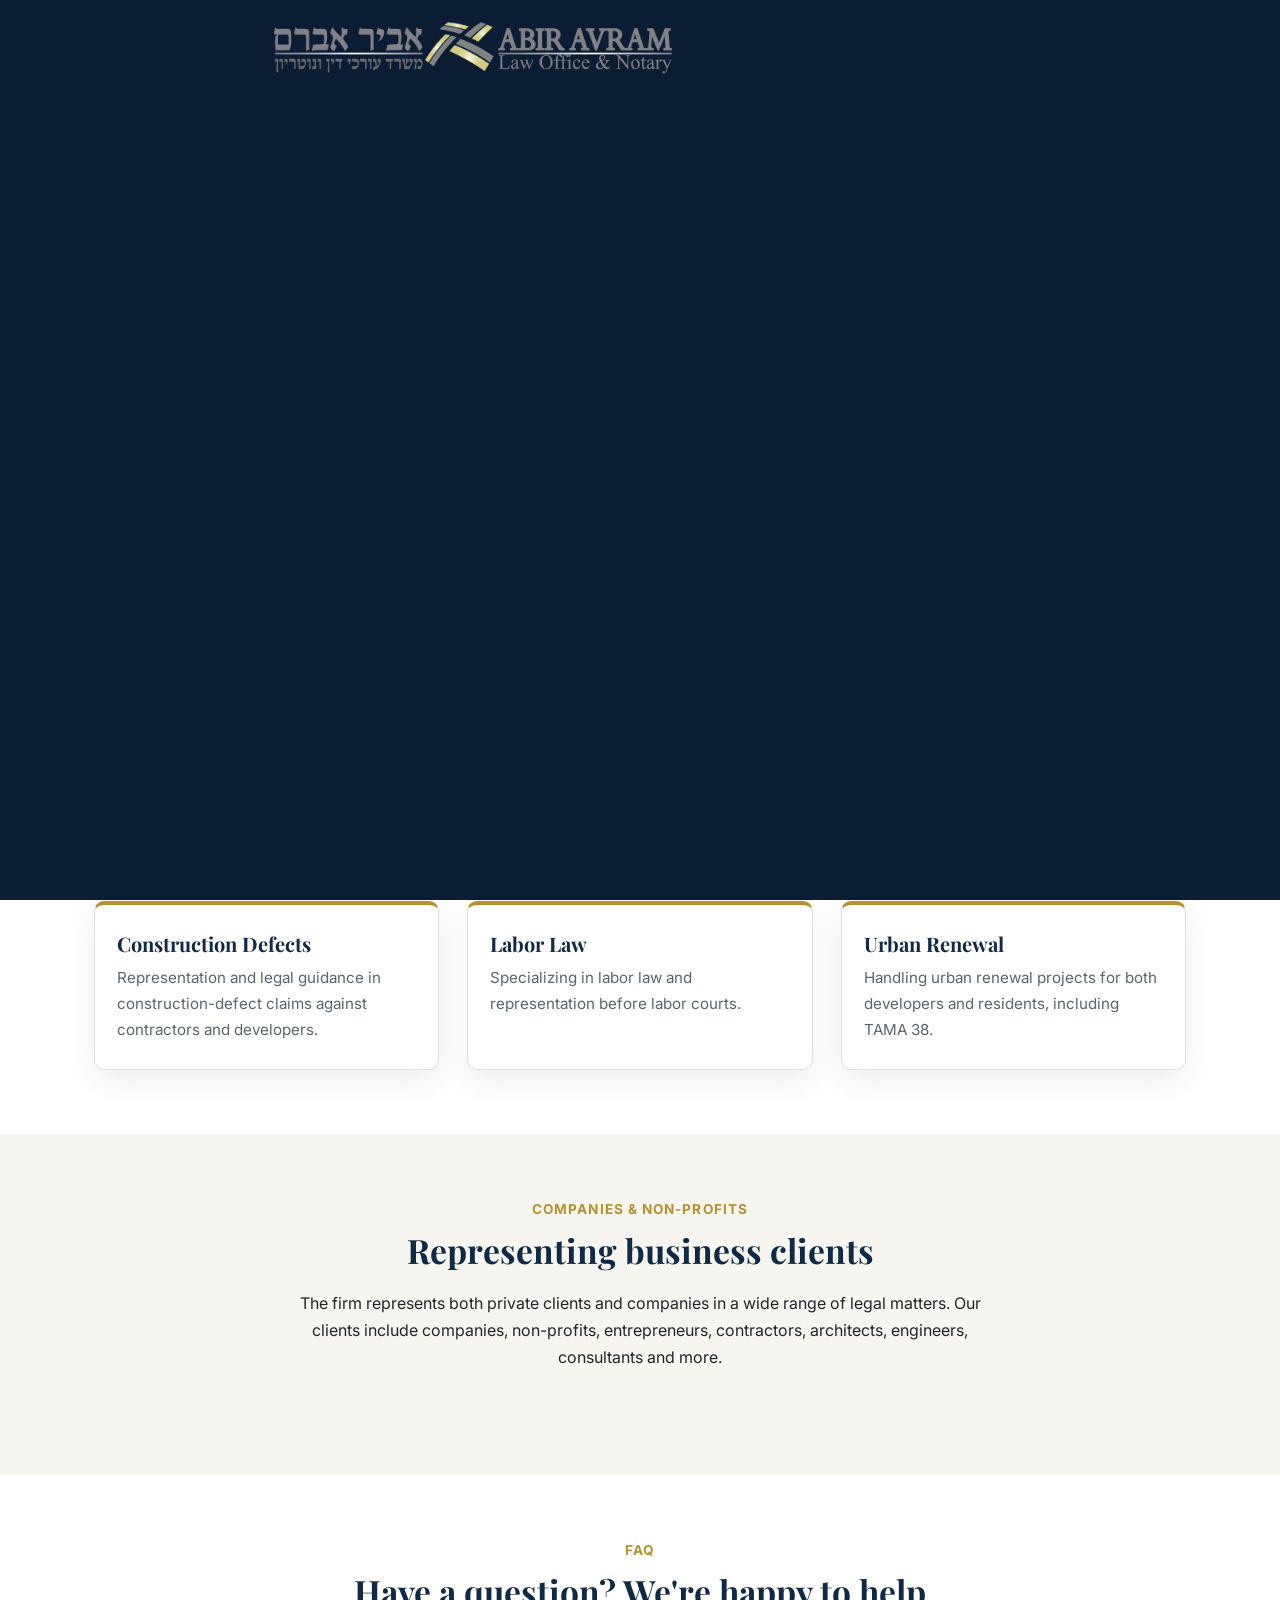
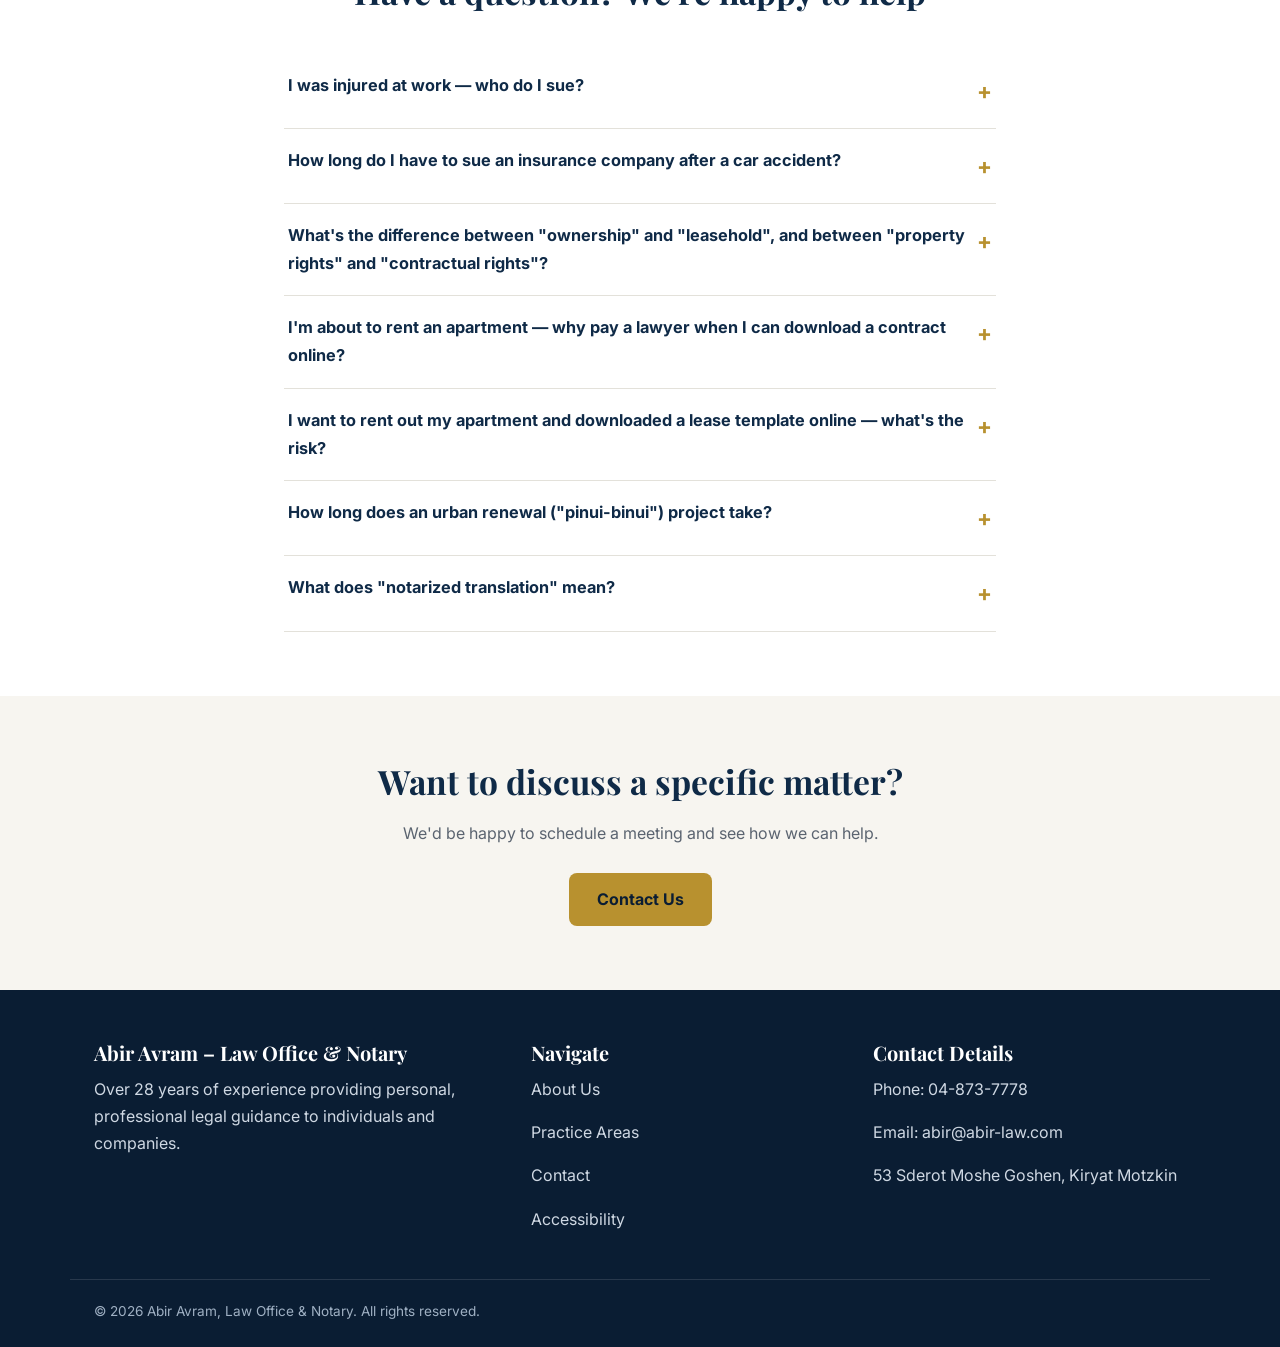
<file: en/practice-areas.html>
<!doctype html>
<html lang="en" dir="ltr">
<head>
<meta charset="UTF-8">
<meta name="viewport" content="width=device-width, initial-scale=1">
<title>Practice Areas – Real Estate, Torts, Contracts, Social Security | Abir Avram</title>
<meta name="description" content="Abir Avram's practice areas: real estate, contracts, torts, social security, notary services, debt execution, construction defects, labor law and urban renewal.">
<link rel="icon" href="../assets/images/logo.png">
<link rel="preconnect" href="https://fonts.googleapis.com">
<link href="https://fonts.googleapis.com/css2?family=Playfair+Display:wght@600;700&family=Inter:wght@400;600;700&display=swap" rel="stylesheet">
<link rel="stylesheet" href="../assets/css/style.css">
</head>
<body class="lang-en">
<div id="preloader"><div class="ring"><img src="../assets/images/logo.png" alt=""></div></div>
<a class="skip-link" href="#main">Skip to main content</a>

<header class="site-header">
  <div class="inner">
    <a class="brand" href="index.html">
      <img src="../assets/images/logo.png" alt="Abir Avram – Law Office and Notary">
      
    </a>
    <button class="nav-toggle" aria-expanded="false" aria-controls="main-nav">☰ Menu</button>
    <nav class="main-nav" id="main-nav" aria-label="Main navigation">
      <a href="index.html">Home</a>
      <a href="about.html">About Us</a>
      <a href="practice-areas.html" aria-current="page">Practice Areas</a>
      <a href="contact.html">Contact</a>
      <a href="accessibility.html">Accessibility</a>
      <div class="lang-switch">
        <a href="../practice-areas.html">HE</a>
        <a href="practice-areas.html" aria-current="true">EN</a>
      </div>
    </nav>
  </div>
</header>

<main id="main">
  <section class="hero has-image" style="background-image:url('../assets/images/practice-areas-hero.jpg')">
    <div class="container">
      <h1>Practice Areas</h1>
      <p class="lead">We provide a legal response to every problem — representation before courts, legal opinions, and ongoing, hands-on legal guidance.</p>
    </div>
  </section>

  <section>
    <div class="container">
      <div class="grid cols-3">
        <div class="practice-card"><h3>Real Estate</h3><p>Representing contracting companies, buyers and sellers in sale transactions, and tenants and landlords in private and commercial leases.</p></div>
        <div class="practice-card"><h3>Contracts</h3><p>Business contracts, sale and lease agreements for apartments, wills, land registration, planning and construction.</p></div>
        <div class="practice-card"><h3>Torts</h3><p>Personal injury claims, including car accidents, work accidents and IDF-disability claims.</p></div>
        <div class="practice-card"><h3>Social Security</h3><p>Filing National Insurance claims and representation before all relevant committees throughout the process.</p></div>
        <div class="practice-card"><h3>Notary Services</h3><p>Full notary services in Hebrew, English and Romanian.</p></div>
        <div class="practice-card"><h3>Execution &amp; Debt</h3><p>Debt execution proceedings, bankruptcy, debt arrangements and insolvency.</p></div>
        <div class="practice-card"><h3>Construction Defects</h3><p>Representation and legal guidance in construction-defect claims against contractors and developers.</p></div>
        <div class="practice-card"><h3>Labor Law</h3><p>Specializing in labor law and representation before labor courts.</p></div>
        <div class="practice-card"><h3>Urban Renewal</h3><p>Handling urban renewal projects for both developers and residents, including TAMA 38.</p></div>
      </div>
    </div>
  </section>

  <section class="section-alt">
    <div class="container">
      <div class="section-head">
        <span class="kicker">Companies &amp; Non-profits</span>
        <h2>Representing business clients</h2>
        <p>The firm represents both private clients and companies in a wide range of legal matters. Our clients include companies, non-profits, entrepreneurs, contractors, architects, engineers, consultants and more.</p>
      </div>
    </div>
  </section>

  <section>
    <div class="container" style="max-width:760px">
      <div class="section-head">
        <span class="kicker">FAQ</span>
        <h2>Have a question? We're happy to help</h2>
      </div>

      <details class="faq-item">
        <summary>I was injured at work — who do I sue?</summary>
        <p>By definition, a "work accident" is an event in which a person is injured while performing their work for their employer. If you were injured at work, first contact the National Insurance Institute to secure your full entitlements. If the accident resulted from employer negligence, a claim may also be filed against the employer and against the business's insurer.</p>
      </details>
      <details class="faq-item">
        <summary>How long do I have to sue an insurance company after a car accident?</summary>
        <p>An insurance company can be sued within 7 years of the date of the accident. For a minor, the limitation period only begins once the minor turns 18 (i.e. 7 years from their 18th birthday).</p>
      </details>
      <details class="faq-item">
        <summary>What's the difference between "ownership" and "leasehold", and between "property rights" and "contractual rights"?</summary>
        <p>Ownership incorporates every possible right in a property. A leasehold, by contrast, can be broad and extensive, but never includes full ownership, and by nature preserves a connection to the property for the owner. A lease can include terms such as lease payments and duration, while ownership is not limited by such conditions.</p>
      </details>
      <details class="faq-item">
        <summary>I'm about to rent an apartment — why pay a lawyer when I can download a contract online?</summary>
        <p>A lease is the legal basis for your right to occupy an apartment while the landlord remains the owner. It's important to know who you're renting from, their track record with previous tenants, and to make sure the lease terms work for you. A lawyer reviewing the contract at a reasonable cost can prevent significant losses later.</p>
      </details>
      <details class="faq-item">
        <summary>I want to rent out my apartment and downloaded a lease template online — what's the risk?</summary>
        <p>The contract itself matters, but the tenant's identity, background, history with other landlords, ability to honor their obligations, and above all the guarantees you can secure — all matter far more. Once the property is handed over, it may take a long time to get it back, so a proper legal review is worth the investment.</p>
      </details>
      <details class="faq-item">
        <summary>How long does an urban renewal ("pinui-binui") project take?</summary>
        <p>The timeline depends on cooperation between the property owners, the local authority and the developer. Where the authority has a clear urban-renewal policy and residents are engaged while the developer moves quickly, timelines shorten significantly. In practice, different projects have taken anywhere from about two years to nearly a decade, depending on the specific circumstances.</p>
      </details>
      <details class="faq-item">
        <summary>What does "notarized translation" mean?</summary>
        <p>It is a translation of a document, performed by a notary, who certifies that the translation is faithful and identical to the original.</p>
      </details>
    </div>
  </section>

  <section class="section-alt">
    <div class="container" style="text-align:center">
      <h2>Want to discuss a specific matter?</h2>
      <p class="lead" style="color:var(--text-muted);margin:0 auto 1.6em;max-width:600px">We'd be happy to schedule a meeting and see how we can help.</p>
      <a class="btn" href="contact.html">Contact Us</a>
    </div>
  </section>
</main>

<footer class="site-footer">
  <div class="container footer-grid">
    <div>
      <h3>Abir Avram – Law Office &amp; Notary</h3>
      <p>Over 28 years of experience providing personal, professional legal guidance to individuals and companies.</p>
    </div>
    <div>
      <h3>Navigate</h3>
      <p><a href="about.html">About Us</a></p>
      <p><a href="practice-areas.html">Practice Areas</a></p>
      <p><a href="contact.html">Contact</a></p>
      <p><a href="accessibility.html">Accessibility</a></p>
    </div>
    <div>
      <h3>Contact Details</h3>
      <p>Phone: <a href="tel:04-8737778">04-873-7778</a></p>
      <p>Email: <a href="mailto:abir@abir-law.com">abir@abir-law.com</a></p>
      <p>53 Sderot Moshe Goshen, Kiryat Motzkin</p>
    </div>
  </div>
  <div class="container footer-bottom">
    <span>© <span id="year"></span> Abir Avram, Law Office &amp; Notary. All rights reserved.</span>
  </div>
</footer>

<script>document.getElementById('year').textContent = new Date().getFullYear();</script>
<script src="../assets/js/main.js"></script>
</body>
</html>
</file>
<file: assets/css/style.css>
/* Abir Avram Law Office — shared stylesheet */

:root {
  --navy: #0f2a47;
  --navy-dark: #0a1d33;
  --gold: #b8912f;
  --gold-light: #d4af5a;
  --cream: #f7f5f0;
  --text: #22262b;
  --text-muted: #5b6470;
  --border: #e3e1da;
  --white: #ffffff;
  --radius: 10px;
  --shadow: 0 10px 30px rgba(15, 42, 71, 0.08);
  --max-width: 1140px;
}

* { box-sizing: border-box; }
html { scroll-behavior: smooth; }

#preloader {
  position: fixed;
  inset: 0;
  z-index: 9999;
  background: var(--navy-dark);
  display: flex;
  align-items: center;
  justify-content: center;
  transition: opacity .4s ease, visibility .4s ease;
}
#preloader.is-hidden {
  opacity: 0;
  visibility: hidden;
  pointer-events: none;
}
#preloader .ring {
  display: flex;
  align-items: center;
  justify-content: center;
}
#preloader img {
  width: 110px;
  height: 110px;
  object-fit: contain;
  animation: preloader-grow 1.7s cubic-bezier(.4,.1,.2,1) forwards;
}
@keyframes preloader-grow {
  0%   { transform: scale(0.2) rotate(0deg);   opacity: 0.5; }
  55%  { transform: scale(7)   rotate(720deg); opacity: 1; }
  100% { transform: scale(7)   rotate(720deg); opacity: 1; }
}
@media (prefers-reduced-motion: reduce) {
  #preloader img { animation: none; }
}

body {
  margin: 0;
  background: var(--white);
  color: var(--text);
  font-family: "Noto Sans Hebrew", "Assistant", Arial, sans-serif;
  line-height: 1.7;
  -webkit-font-smoothing: antialiased;
}

body.lang-en {
  font-family: "Inter", Arial, sans-serif;
}

h1, h2, h3, h4 {
  font-family: "Frank Ruhl Libre", "Playfair Display", Georgia, serif;
  color: var(--navy);
  line-height: 1.3;
  margin: 0 0 0.5em;
}

h1 { font-size: clamp(2rem, 4vw, 2.9rem); }
h2 { font-size: clamp(1.5rem, 3vw, 2.1rem); }
h3 { font-size: 1.25rem; }

p { margin: 0 0 1em; color: var(--text); }
a { color: var(--navy); }

.container {
  max-width: var(--max-width);
  margin: 0 auto;
  padding: 0 24px;
}

/* Skip link for accessibility */
.skip-link {
  position: absolute;
  inset-inline-start: -999px;
  top: 0;
  background: var(--navy);
  color: #fff;
  padding: 10px 16px;
  z-index: 1000;
  border-radius: 0 0 8px 0;
}
.skip-link:focus {
  inset-inline-start: 0;
}

a:focus-visible,
button:focus-visible,
input:focus-visible,
textarea:focus-visible {
  outline: 3px solid var(--gold);
  outline-offset: 2px;
}

/* Header */
.site-header {
  position: sticky;
  top: 0;
  z-index: 100;
  background: var(--white);
  border-bottom: 1px solid var(--border);
}

.site-header .inner {
  display: grid;
  grid-template-columns: 1fr auto 1fr;
  align-items: center;
  padding: 14px 24px;
  gap: 16px;
}
.site-header .inner > .nav-toggle { grid-column: 1; justify-self: start; }
.site-header .inner > .brand { grid-column: 2; justify-self: center; }
.site-header .inner > .main-nav { grid-column: 3; justify-self: end; }
@media (max-width: 860px) {
  .site-header .inner { grid-template-columns: auto 1fr; }
  .site-header .inner > .brand { grid-column: 2; }
}

.brand {
  display: flex;
  align-items: center;
  gap: 12px;
  text-decoration: none;
}
.brand img { height: 48px; width: auto; display: block; }
.brand span {
  font-family: "Frank Ruhl Libre", serif;
  font-size: 1.15rem;
  color: var(--navy);
  font-weight: 700;
}

.main-nav {
  display: flex;
  align-items: center;
  gap: 28px;
}
.main-nav a {
  text-decoration: none;
  color: var(--navy);
  font-weight: 600;
  font-size: 0.98rem;
  padding: 6px 2px;
  border-bottom: 2px solid transparent;
}
.main-nav a:hover,
.main-nav a[aria-current="page"] {
  border-bottom-color: var(--gold);
}

.lang-switch {
  display: flex;
  gap: 6px;
  margin-inline-start: 8px;
}
.lang-switch a {
  font-size: 0.85rem;
  text-decoration: none;
  color: var(--text-muted);
  border: 1px solid var(--border);
  border-radius: 6px;
  padding: 4px 10px;
}
.lang-switch a[aria-current="true"] {
  background: var(--navy);
  color: #fff;
  border-color: var(--navy);
}

.nav-toggle {
  display: none;
  background: none;
  border: 1px solid var(--border);
  border-radius: 8px;
  padding: 8px 10px;
  font-size: 1.1rem;
  cursor: pointer;
}

@media (max-width: 860px) {
  .main-nav { display: none; }
  .main-nav.open {
    display: flex;
    flex-direction: column;
    position: absolute;
    top: 100%;
    inset-inline: 0;
    background: var(--white);
    border-bottom: 1px solid var(--border);
    padding: 16px 24px;
    gap: 14px;
  }
  .nav-toggle { display: inline-flex; align-items: center; gap: 8px; }
}

/* Hero */
.hero {
  position: relative;
  background: linear-gradient(180deg, rgba(8,22,40,0.88), rgba(8,22,40,0.94));
  color: #fff;
  padding: 90px 0 70px;
  text-align: center;
}
.hero.has-image {
  background-size: cover;
  background-position: center;
  background-blend-mode: multiply;
}
.hero h1 { color: #fff; margin-bottom: 0.3em; text-shadow: 0 2px 10px rgba(0,0,0,0.5); }
.hero .subtitle {
  font-size: 1.25rem;
  color: var(--gold-light);
  margin-bottom: 1.5em;
  font-weight: 700;
  text-shadow: 0 2px 8px rgba(0,0,0,0.5);
}
.hero p.lead {
  color: #ffffff;
  max-width: 680px;
  margin: 0 auto 1.6em;
  font-size: 1.1rem;
  font-weight: 600;
  text-shadow: 0 2px 8px rgba(0,0,0,0.55);
}

.btn {
  display: inline-block;
  background: var(--gold);
  color: var(--navy-dark);
  font-weight: 700;
  text-decoration: none;
  padding: 13px 28px;
  border-radius: 8px;
  border: none;
  cursor: pointer;
  font-size: 1rem;
  transition: transform .15s ease, box-shadow .15s ease;
}
.btn:hover { transform: translateY(-2px); box-shadow: 0 8px 18px rgba(184,145,47,.35); }
.btn.secondary {
  background: transparent;
  color: var(--navy);
  border: 2px solid var(--navy);
}
.btn.on-dark.secondary { color: #fff; border-color: #fff; }

/* Sections */
section { padding: 64px 0; }
.section-alt { background: var(--cream); }
.section-head { text-align: center; max-width: 720px; margin: 0 auto 40px; }
.section-head .kicker {
  color: var(--gold);
  text-transform: uppercase;
  letter-spacing: .08em;
  font-weight: 700;
  font-size: .85rem;
  display: block;
  margin-bottom: 8px;
}

.grid {
  display: grid;
  gap: 28px;
}
.grid.cols-2 { grid-template-columns: repeat(2, 1fr); }
.grid.cols-3 { grid-template-columns: repeat(3, 1fr); }
.grid.cols-4 { grid-template-columns: repeat(4, 1fr); }
@media (max-width: 900px) {
  .grid.cols-2, .grid.cols-3, .grid.cols-4 { grid-template-columns: 1fr 1fr; }
}
@media (max-width: 620px) {
  .grid.cols-2, .grid.cols-3, .grid.cols-4 { grid-template-columns: 1fr; }
}

.card {
  background: #fff;
  border: 1px solid var(--border);
  border-radius: var(--radius);
  padding: 28px 24px;
  box-shadow: var(--shadow);
  height: 100%;
}
.card h3 { margin-bottom: 10px; }
.card p { color: var(--text-muted); margin-bottom: 0; }

.practice-card {
  background: #fff;
  border: 1px solid var(--border);
  border-radius: var(--radius);
  padding: 26px 22px;
  box-shadow: var(--shadow);
  border-top: 4px solid var(--gold);
}
.practice-card h3 { margin-bottom: 8px; }
.practice-card p { color: var(--text-muted); font-size: 0.95rem; margin: 0; }

.about-split {
  display: grid;
  grid-template-columns: 0.85fr 1.15fr;
  gap: 44px;
  align-items: center;
}
@media (max-width: 860px) {
  .about-split { grid-template-columns: 1fr; }
}
.about-split img {
  width: 100%;
  border-radius: var(--radius);
  box-shadow: var(--shadow);
}

.lawyer-card {
  display: grid;
  grid-template-columns: 280px 1fr;
  gap: 36px;
  align-items: start;
}
@media (max-width: 760px) {
  .lawyer-card { grid-template-columns: 1fr; }
}
.lawyer-card img {
  width: 100%;
  border-radius: var(--radius);
  box-shadow: var(--shadow);
}

/* FAQ accordion */
.faq-item {
  border-bottom: 1px solid var(--border);
}
.faq-item summary {
  cursor: pointer;
  font-weight: 700;
  color: var(--navy);
  padding: 18px 4px;
  font-size: 1.02rem;
  list-style: none;
  display: flex;
  justify-content: space-between;
  gap: 12px;
}
.faq-item summary::-webkit-details-marker { display: none; }
.faq-item summary::after {
  content: "+";
  color: var(--gold);
  font-size: 1.4rem;
  flex-shrink: 0;
}
.faq-item[open] summary::after { content: "–"; }
.faq-item p { padding: 0 4px 18px; color: var(--text-muted); }

/* Contact */
.contact-grid {
  display: grid;
  grid-template-columns: 1fr 1.2fr;
  gap: 40px;
}
@media (max-width: 860px) {
  .contact-grid { grid-template-columns: 1fr; }
}
.contact-info-item {
  display: flex;
  gap: 14px;
  align-items: flex-start;
  margin-bottom: 22px;
}
.contact-info-item .icon {
  width: 42px;
  height: 42px;
  border-radius: 50%;
  background: var(--navy);
  color: var(--gold-light);
  display: flex;
  align-items: center;
  justify-content: center;
  flex-shrink: 0;
  font-size: 1.1rem;
}
.contact-info-item h3 { margin-bottom: 2px; font-size: 1.02rem; }
.contact-info-item p { margin: 0; color: var(--text-muted); }

.whatsapp-link {
  display: inline-flex;
  align-items: center;
  gap: 10px;
  background: #25D366;
  color: #fff;
  text-decoration: none;
  padding: 12px 20px;
  border-radius: 8px;
  font-weight: 700;
  margin-top: 8px;
}

form.contact-form {
  background: #fff;
  border: 1px solid var(--border);
  border-radius: var(--radius);
  padding: 30px;
  box-shadow: var(--shadow);
}
.field { margin-bottom: 18px; }
.field label {
  display: block;
  font-weight: 700;
  margin-bottom: 6px;
  font-size: 0.92rem;
  color: var(--navy);
}
.field input,
.field textarea {
  width: 100%;
  padding: 12px 14px;
  border: 1px solid var(--border);
  border-radius: 8px;
  font-size: 1rem;
  font-family: inherit;
  background: var(--cream);
}
.field textarea { min-height: 120px; resize: vertical; }
.form-note { font-size: 0.85rem; color: var(--text-muted); margin-top: 10px; }
.form-status {
  margin-top: 14px;
  padding: 10px 14px;
  border-radius: 8px;
  font-weight: 600;
  display: none;
}
.form-status.success { display: block; background: #e8f6ee; color: #1a7a43; }
.form-status.error { display: block; background: #fdeceb; color: #b3261e; }

/* Footer */
.site-footer {
  background: var(--navy-dark);
  color: #cfd8e3;
  padding: 50px 0 24px;
}
.site-footer h3 { color: #fff; }
.footer-grid {
  display: grid;
  grid-template-columns: 1.3fr 1fr 1fr;
  gap: 30px;
  margin-bottom: 30px;
}
@media (max-width: 760px) {
  .footer-grid { grid-template-columns: 1fr; }
}
.site-footer p { color: #cfd8e3; }
.site-footer a {
  color: #cfd8e3;
  text-decoration: none;
}
.site-footer a:hover { color: var(--gold-light); }
.footer-bottom {
  border-top: 1px solid rgba(255,255,255,0.12);
  padding-top: 20px;
  font-size: 0.85rem;
  display: flex;
  justify-content: space-between;
  flex-wrap: wrap;
  gap: 10px;
  color: #9fb0c3;
}

.media-logos {
  display: flex;
  flex-wrap: wrap;
  justify-content: center;
  align-items: center;
  gap: 28px;
  margin: 30px 0 10px;
}
.media-logos a {
  display: block;
  opacity: 0.85;
  transition: opacity .15s ease, transform .15s ease;
}
.media-logos a:hover { opacity: 1; transform: translateY(-2px); }
.media-logos img {
  height: 52px;
  width: auto;
  max-width: 140px;
  object-fit: contain;
  border-radius: 6px;
  display: block;
}

.btn.secondary.small {
  padding: 8px 16px;
  font-size: 0.88rem;
  margin-top: 10px;
  display: inline-block;
}

.case-item {
  background: #fff;
  border: 1px solid var(--border);
  border-radius: var(--radius);
  padding: 22px 24px;
  margin-bottom: 18px;
}
.case-item p {
  color: var(--text-muted);
  font-size: 0.95rem;
  margin-bottom: 4px;
}

.cases-note {
  background: var(--cream);
  border: 1px dashed var(--border);
  border-radius: var(--radius);
  padding: 20px;
  text-align: center;
  color: var(--text-muted);
}

[dir="rtl"] .footer-bottom { direction: rtl; }
</file>
